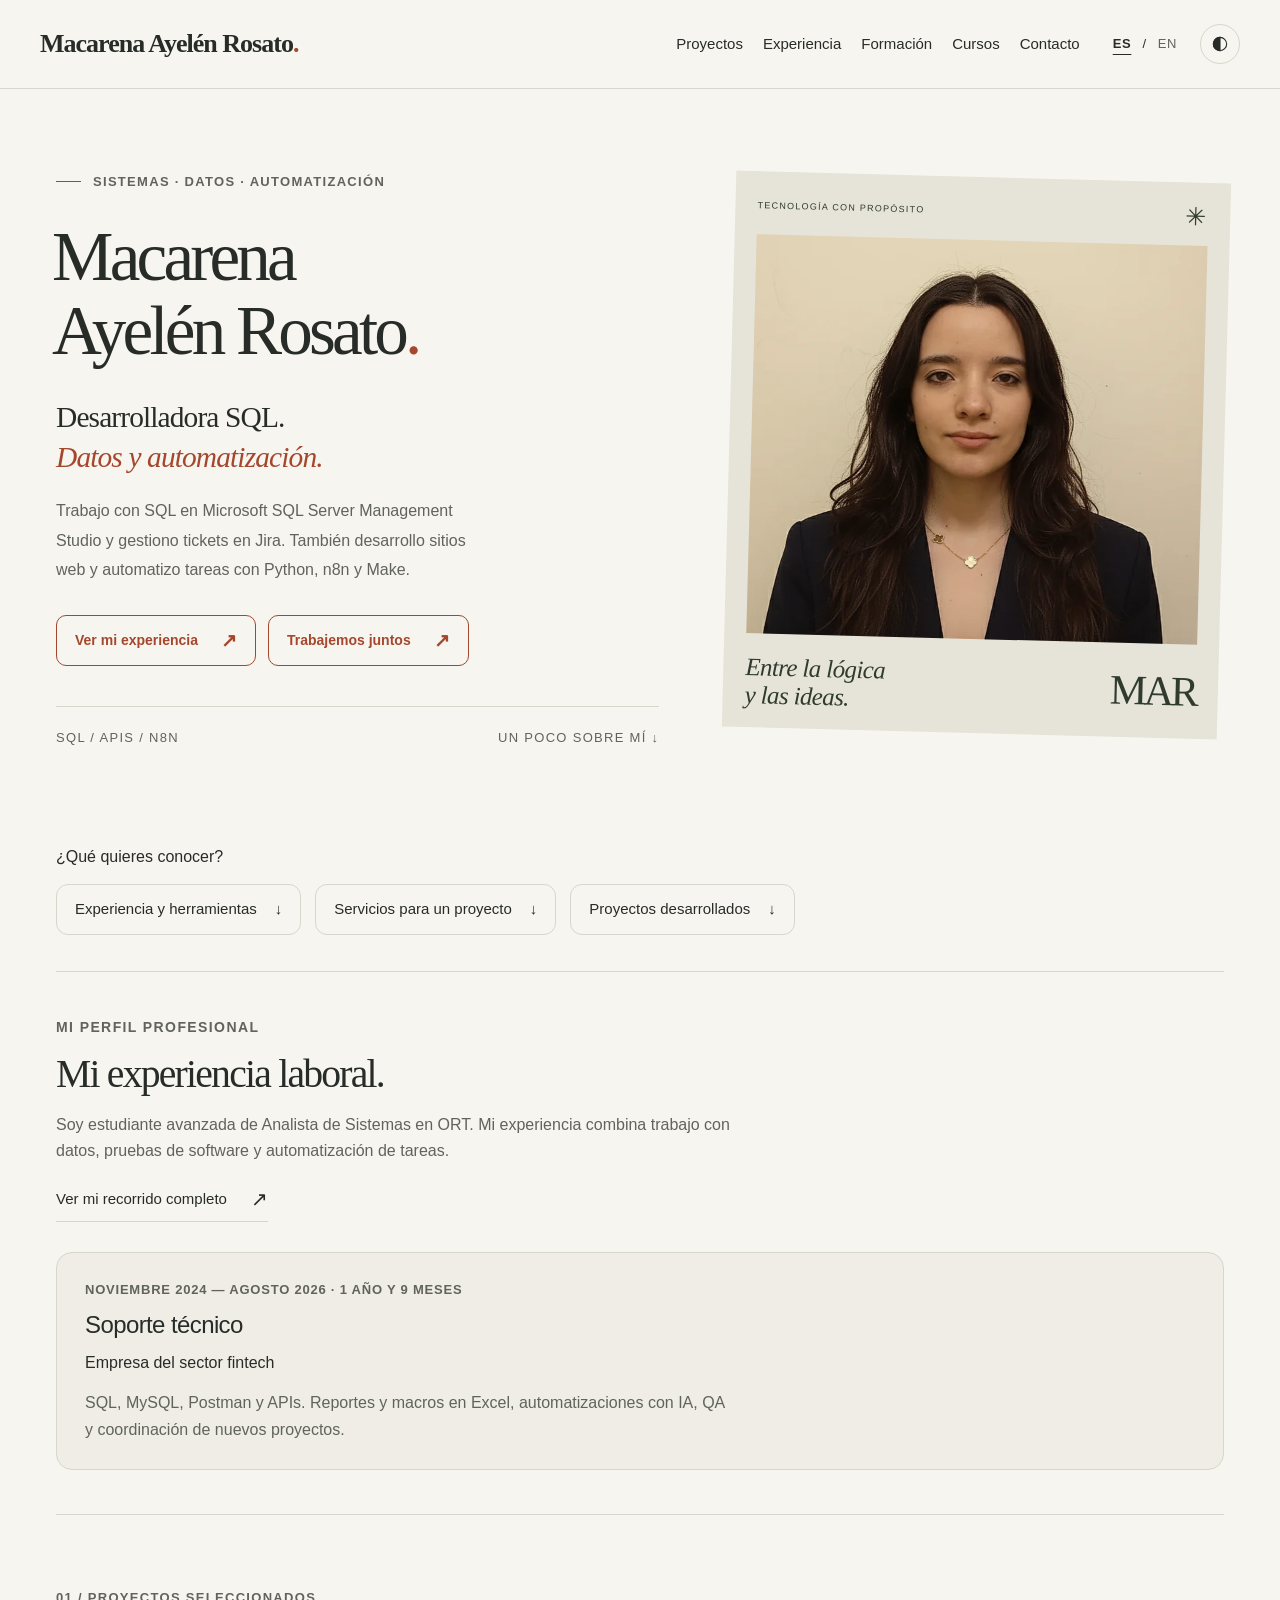
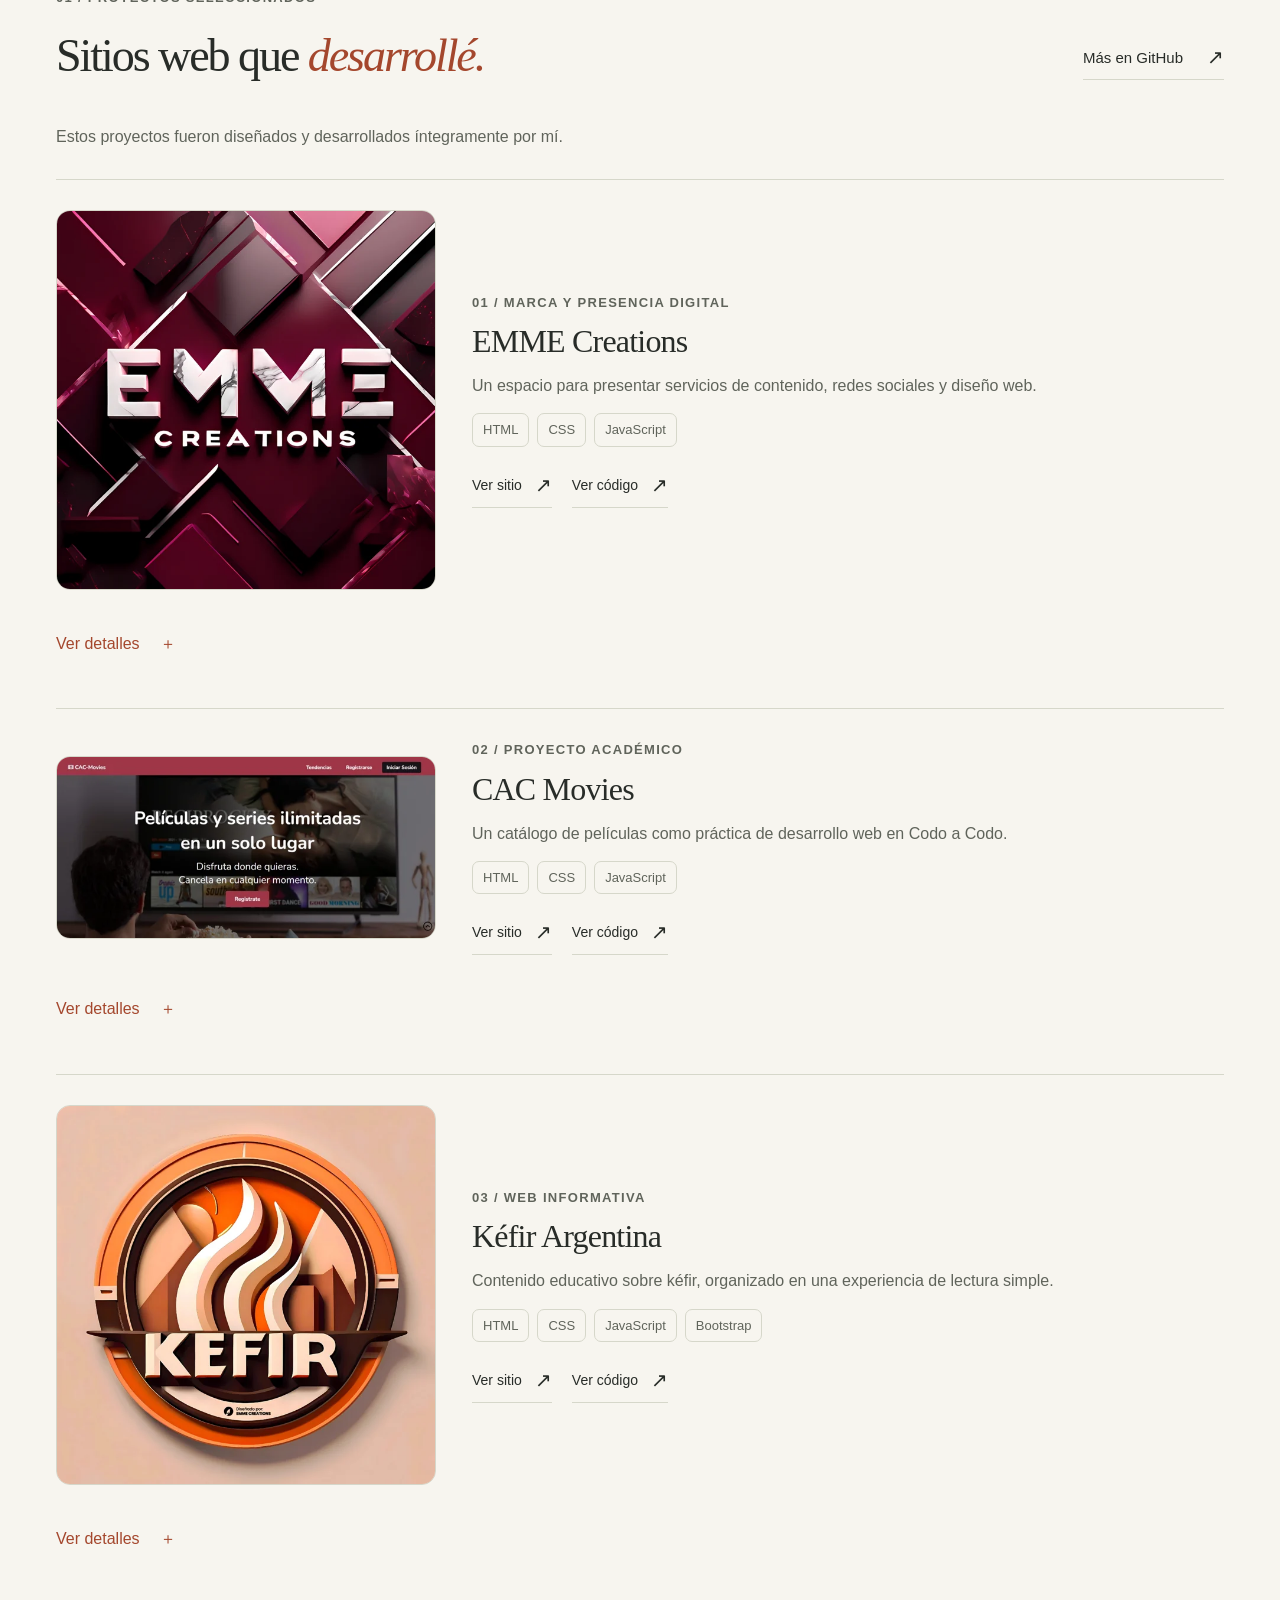
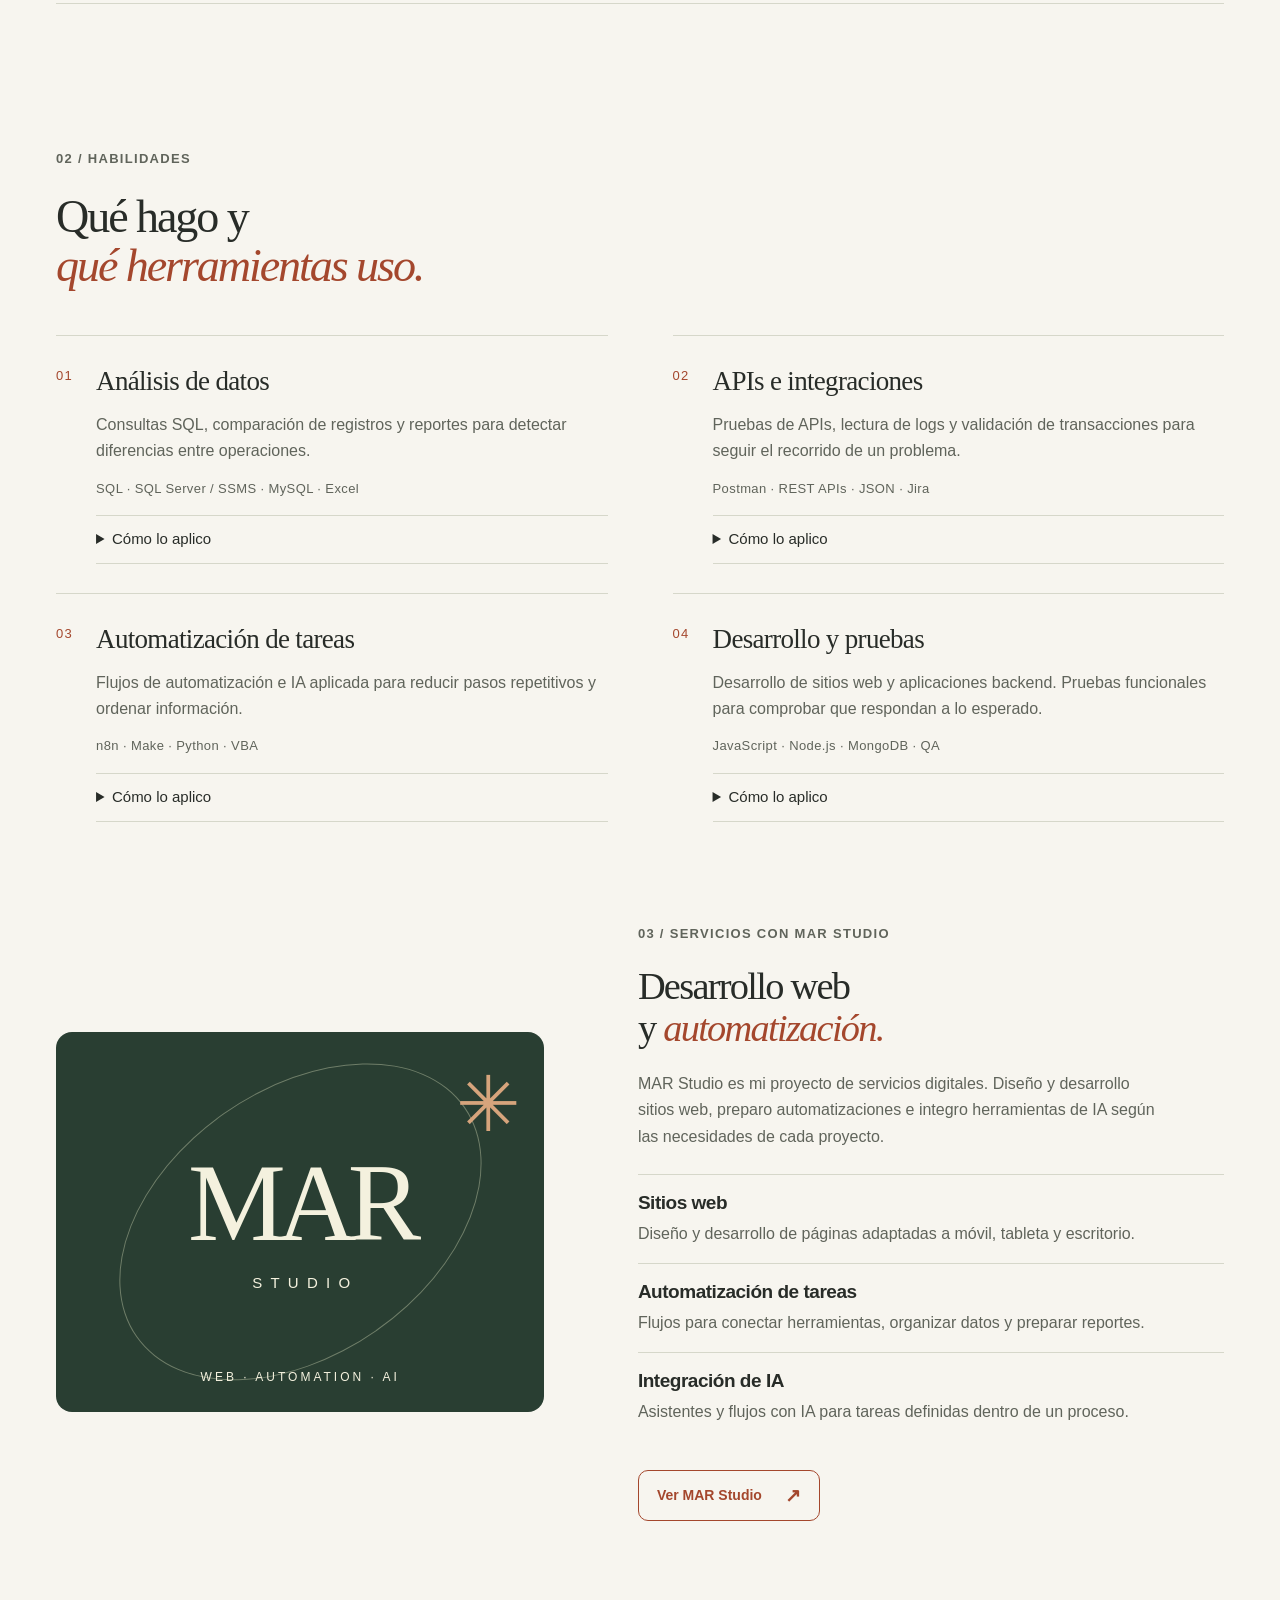
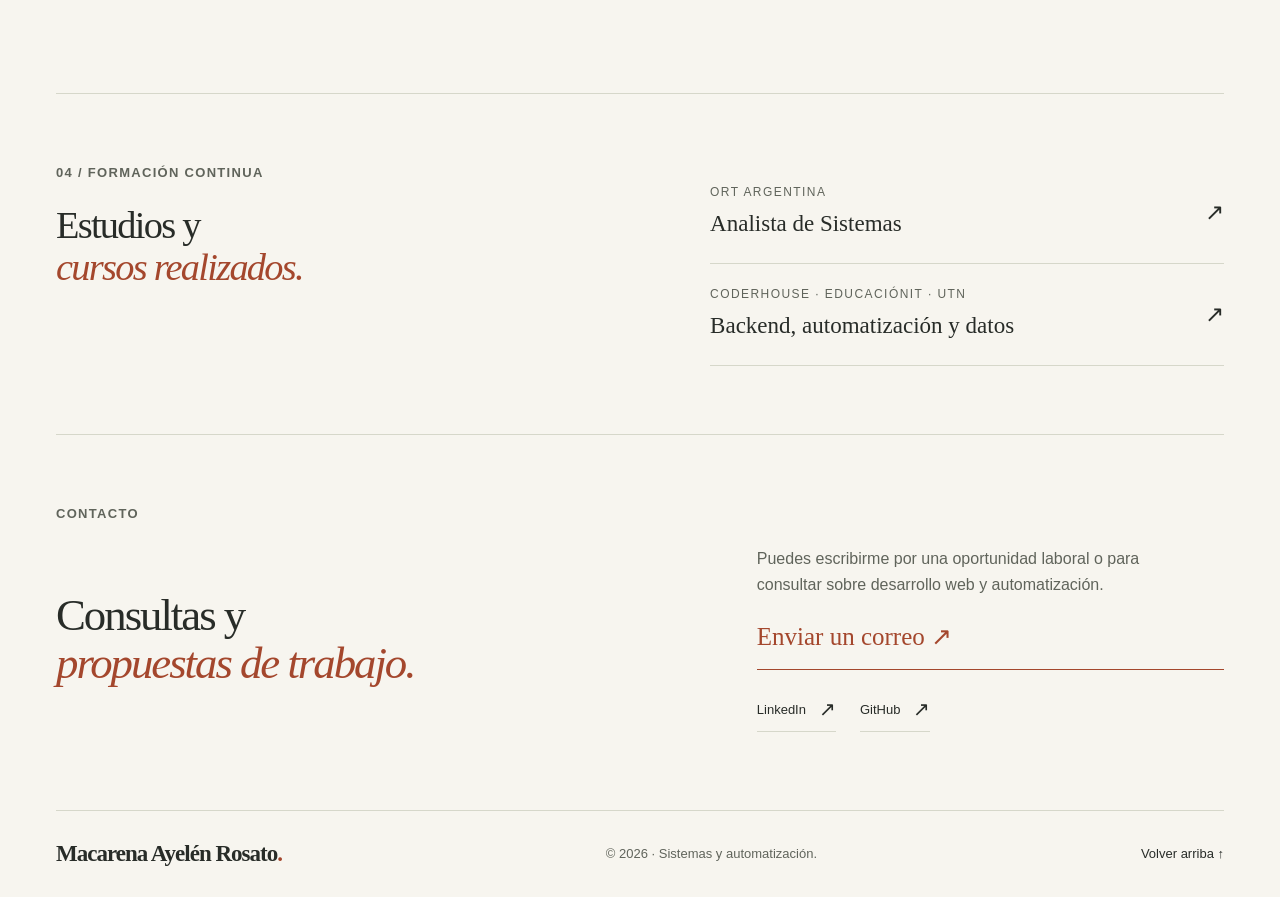
<file: index.html>
<!doctype html>
<html lang="es" data-theme="light">
<head>
<meta charset="utf-8"><meta name="viewport" content="width=device-width, initial-scale=1">
<title>Macarena Ayelén Rosato</title>
<meta name="description" content="Macarena Ayelén Rosato. Sistemas, datos y automatización. Proyectos web, experiencia técnica y servicios con MAR Studio.">
<meta name="color-scheme" content="light dark">

<meta property="og:title" content="Macarena Ayelén Rosato — Sistemas y automatización"><meta property="og:description" content="Macarena Ayelén Rosato. Sistemas, datos y automatización. Proyectos web, experiencia técnica y servicios con MAR Studio."><meta property="og:type" content="website">
<meta property="og:locale" content="es_AR">
<meta property="og:image" content="https://marosato.github.io/portfolio/img/Logo%20-%20MAR.png">
<link rel="alternate" hreflang="es" href="index.html"><link rel="alternate" hreflang="en" href="en/index.html"><link rel="alternate" hreflang="x-default" href="index.html">
<link rel="icon" href="img/Logo%20-%20MAR.png">
<link rel="stylesheet" href="main.css?v=20261124-name"><script src="script.js" defer></script>
</head><body>
<a class="skip-link" href="#main">Saltar al contenido</a>
<header class="site-header"><div class="header-inner">
<a class="brand" href="index.html" aria-label="Macarena Ayelén Rosato, inicio">Macarena Ayelén Rosato<span class="brand-dot">.</span></a>
<button class="menu-toggle" hidden type="button" aria-controls="navigation" aria-expanded="false">Menú <span aria-hidden="true">☰</span></button>
<nav id="navigation" aria-label="Navegación principal"><a href="index.html#projects">Proyectos</a><a href="work.html">Experiencia</a><a href="education.html">Formación</a><a href="courses.html">Cursos</a><a href="index.html#contact">Contacto</a></nav>
<div class="header-tools"><div class="languages" aria-label="Idioma"><a href="index.html" lang="es" hreflang="es" aria-current="true">ES</a><span aria-hidden="true">/</span><a href="en/index.html" lang="en" hreflang="en" >EN</a></div>
<button class="theme-toggle" hidden type="button" aria-label="Activar modo oscuro" aria-pressed="false"><svg viewBox="0 0 24 24" width="20" height="20" aria-hidden="true"><circle cx="12" cy="12" r="8"/><path d="M12 4a8 8 0 0 0 0 16Z"/></svg></button></div>
</div></header><main id="main"><section class="hero wrap" id="home"><div class="hero-copy"><p class="eyebrow"><span class="small-line"></span> Sistemas · Datos · Automatización</p><h1>Macarena<br><span>Ayelén Rosato<span class="accent">.</span></span></h1><p class="hero-statement">Desarrolladora SQL.<br><em>Datos y automatización.</em></p><p class="hero-description">Trabajo con SQL en Microsoft SQL Server Management Studio y gestiono tickets en Jira. También desarrollo sitios web y automatizo tareas con Python, n8n y Make.</p><div class="hero-actions"><a class="button" href="work.html">Ver mi experiencia <span aria-hidden="true">↗</span></a><a class="button" href="#contact">Trabajemos juntos <span aria-hidden="true">↗</span></a></div><div class="hero-footnote"><span>SQL / APIs / n8n</span><a href="#about">Un poco sobre mí <span aria-hidden="true">↓</span></a></div></div>
<figure class="portrait"><div class="portrait-top"><span>TECNOLOGÍA CON PROPÓSITO</span><span aria-hidden="true">✳</span></div><img src="assets/portrait.webp" srcset="assets/portrait-small.webp 480w, assets/portrait.webp 900w" sizes="(max-width: 760px) 90vw, 40vw" alt="Retrato de Macarena Ayelén Rosato" width="900" height="602" fetchpriority="high"><figcaption><span>Entre la lógica<br>y las ideas.</span><span class="portrait-signature">MAR</span></figcaption></figure></section>
<nav class="explore-paths wrap" aria-label="Explorar el perfil"><p>¿Qué quieres conocer?</p><a href="#experience">Experiencia y herramientas <span aria-hidden="true">↓</span></a><a href="#mar-studio">Servicios para un proyecto <span aria-hidden="true">↓</span></a><a href="#projects">Proyectos desarrollados <span aria-hidden="true">↓</span></a></nav>
<section class="about profile-overview wrap" id="about"><span id="experience" class="anchor-alias"></span><div><p class="eyebrow">Mi perfil profesional</p><h2>Mi experiencia laboral.</h2><p>Soy estudiante avanzada de Analista de Sistemas en ORT. Mi experiencia combina trabajo con datos, pruebas de software y automatización de tareas.</p><a class="text-link" href="work.html">Ver mi recorrido completo <span aria-hidden="true">↗</span></a></div><div class="profile-roles"><article><p class="eyebrow">Noviembre 2024 — Agosto 2026 · 1 año y 9 meses</p><h3>Soporte técnico</h3>Empresa del sector fintech<p>SQL, MySQL, Postman y APIs. Reportes y macros en Excel, automatizaciones con IA, QA y coordinación de nuevos proyectos.</p></article></div></section>
<section class="projects wrap section" id="projects"><span id="portfolio" class="anchor-alias"></span><div class="section-heading"><div><p class="eyebrow">01 / Proyectos seleccionados</p><h2>Sitios web que <em>desarrollé.</em></h2></div><a class="text-link" href="https://github.com/marosato" target="_blank" rel="noopener noreferrer">Más en GitHub <span aria-hidden="true">↗</span></a></div><p class="projects-note">Estos proyectos fueron diseñados y desarrollados íntegramente por mí.</p><div class="project-grid"><article class="project-case"><div class="case-overview"><a class="case-preview project-logo emme" href="#project-1" data-project-link aria-label="Ver detalles de EMME Creations"><img src="assets/emme.webp" alt="Portada de EMME Creations" width="640" height="640" loading="lazy"></a><div class="case-copy"><p class="eyebrow">01 / Marca y presencia digital</p><h3>EMME Creations</h3><p>Un espacio para presentar servicios de contenido, redes sociales y diseño web.</p><ul class="tags"><li>HTML</li><li>CSS</li><li>JavaScript</li></ul><div class="project-links"><a class="text-link" href="https://emmecreations.netlify.app/" target="_blank" rel="noopener noreferrer">Ver sitio <span aria-hidden="true">↗</span></a><a class="text-link" href="https://github.com/marosato/EMME-Creations" target="_blank" rel="noopener noreferrer">Ver código <span aria-hidden="true">↗</span></a></div></div></div><details class="case-details" id="project-1"><summary>Ver detalles<span aria-hidden="true">＋</span></summary><div class="case-expanded"><p>Presentación de la marca, secciones de servicios y acceso a planes desde la navegación principal.</p></div></details></article><article class="project-case"><div class="case-overview"><a class="case-preview project-logo movies" href="#project-2" data-project-link aria-label="Ver detalles de CAC Movies"><img src="assets/movies.webp" alt="Portada de CAC Movies" width="640" height="640" loading="lazy"></a><div class="case-copy"><p class="eyebrow">02 / Proyecto académico</p><h3>CAC Movies</h3><p>Un catálogo de películas como práctica de desarrollo web en Codo a Codo.</p><ul class="tags"><li>HTML</li><li>CSS</li><li>JavaScript</li></ul><div class="project-links"><a class="text-link" href="https://marosato.github.io/CAC-Movies/" target="_blank" rel="noopener noreferrer">Ver sitio <span aria-hidden="true">↗</span></a><a class="text-link" href="https://github.com/marosato/CAC-Movies" target="_blank" rel="noopener noreferrer">Ver código <span aria-hidden="true">↗</span></a></div></div></div><details class="case-details" id="project-2"><summary>Ver detalles<span aria-hidden="true">＋</span></summary><div class="case-expanded"><p>Catálogo visual de películas, navegación por páginas y una sección de títulos destacados. Proyecto realizado como práctica académica.</p></div></details></article><article class="project-case"><div class="case-overview"><a class="case-preview project-logo kefir" href="#project-3" data-project-link aria-label="Ver detalles de Kéfir Argentina"><img src="assets/kefir.webp" alt="Portada de Kéfir Argentina" width="640" height="640" loading="lazy"></a><div class="case-copy"><p class="eyebrow">03 / Web informativa</p><h3>Kéfir Argentina</h3><p>Contenido educativo sobre kéfir, organizado en una experiencia de lectura simple.</p><ul class="tags"><li>HTML</li><li>CSS</li><li>JavaScript</li><li>Bootstrap</li></ul><div class="project-links"><a class="text-link" href="https://kefir-argentina.vercel.app/" target="_blank" rel="noopener noreferrer">Ver sitio <span aria-hidden="true">↗</span></a><a class="text-link" href="https://github.com/marosato/KEFIR-ARGENTINA" target="_blank" rel="noopener noreferrer">Ver código <span aria-hidden="true">↗</span></a></div></div></div><details class="case-details" id="project-3"><summary>Ver detalles<span aria-hidden="true">＋</span></summary><div class="case-expanded"><p>Contenido organizado por temas, navegación por secciones y preguntas frecuentes desplegables.</p></div></details></article></div></section>
<section class="wrap section" id="skills"><span id="tech-stack" class="anchor-alias"></span><div class="section-heading"><div><p class="eyebrow">02 / Habilidades</p><h2>Qué hago y<br><em>qué herramientas uso.</em></h2></div></div><div class="capabilities"><article class="capability"><span class="item-number">01</span><div><h3>Análisis de datos</h3><p>Consultas SQL, comparación de registros y reportes para detectar diferencias entre operaciones.</p><p class="tool-line">SQL · SQL Server / SSMS · MySQL · Excel</p><details class="skill-detail"><summary>Cómo lo aplico</summary><p>En mi puesto anterior utilicé SQL, MySQL y Excel para revisar datos y preparar reportes.</p><a class="text-link" href="work.html#job-2">Ver experiencia <span aria-hidden="true">↗</span></a></details></div></article><article class="capability"><span class="item-number">02</span><div><h3>APIs e integraciones</h3><p>Pruebas de APIs, lectura de logs y validación de transacciones para seguir el recorrido de un problema.</p><p class="tool-line">Postman · REST APIs · JSON · Jira</p><details class="skill-detail"><summary>Cómo lo aplico</summary><p>En mi puesto anterior probé APIs con Postman y realicé tareas de QA para comprobar el funcionamiento de las integraciones.</p><a class="text-link" href="work.html#job-2">Ver tareas del puesto anterior <span aria-hidden="true">↗</span></a></details></div></article><article class="capability"><span class="item-number">03</span><div><h3>Automatización de tareas</h3><p>Flujos de automatización e IA aplicada para reducir pasos repetitivos y ordenar información.</p><p class="tool-line">n8n · Make · Python · VBA</p><details class="skill-detail"><summary>Cómo lo aplico</summary><p>En mi puesto anterior preparé reportes, macros y automatizaciones en Excel y trabajé con automatizaciones de IA. Mi formación también incluye n8n y Make.</p><a class="text-link" href="courses.html">Ver formación en automatización <span aria-hidden="true">↗</span></a></details></div></article><article class="capability"><span class="item-number">04</span><div><h3>Desarrollo y pruebas</h3><p>Desarrollo de sitios web y aplicaciones backend. Pruebas funcionales para comprobar que respondan a lo esperado.</p><p class="tool-line">JavaScript · Node.js · MongoDB · QA</p><details class="skill-detail"><summary>Cómo lo aplico</summary><p>En los proyectos puedes consultar los sitios publicados, mi aporte y los repositorios de código.</p><a class="text-link" href="index.html#projects">Explorar proyectos <span aria-hidden="true">↗</span></a></details></div></article></div></section>
<section class="studio wrap" id="mar-studio"><div class="studio-art" aria-hidden="true"><span class="studio-orbit"></span><span class="studio-word">MAR<span>STUDIO</span></span><span class="studio-star">✳</span><span class="studio-art-note">WEB · AUTOMATION · AI</span></div><div class="studio-copy"><p class="eyebrow">03 / Servicios con MAR Studio</p><h2>Desarrollo web<br>y <em>automatización.</em></h2><p>MAR Studio es mi proyecto de servicios digitales. Diseño y desarrollo sitios web, preparo automatizaciones e integro herramientas de IA según las necesidades de cada proyecto.</p><ul class="service-deliverables"><li><h3>Sitios web</h3><p>Diseño y desarrollo de páginas adaptadas a móvil, tableta y escritorio.</p></li><li><h3>Automatización de tareas</h3><p>Flujos para conectar herramientas, organizar datos y preparar reportes.</p></li><li><h3>Integración de IA</h3><p>Asistentes y flujos con IA para tareas definidas dentro de un proceso.</p></li></ul><a class="button studio-button" href="https://marosato.github.io/MAR-Studio/" target="_blank" rel="noopener noreferrer">Ver MAR Studio <span aria-hidden="true">↗</span></a></div></section>
<section class="learning wrap" id="certifications"><div><p class="eyebrow">04 / Formación continua</p><h2>Estudios y<br><em>cursos realizados.</em></h2></div><div><a class="learning-row" href="education.html"><span><small>ORT ARGENTINA</small>Analista de Sistemas</span><span aria-hidden="true">↗</span></a><a class="learning-row" href="courses.html"><span><small>CODERHOUSE · EDUCACIÓNIT · UTN</small>Backend, automatización y datos</span><span aria-hidden="true">↗</span></a></div></section><section class="contact wrap" id="contact"><p class="eyebrow">Contacto</p><div class="contact-grid"><h2>Consultas y<br><em>propuestas de trabajo.</em></h2><div><p>Puedes escribirme por una oportunidad laboral o para consultar sobre desarrollo web y automatización.</p><a class="contact-mail" href="mailto:rosatomacarena@outlook.com">Enviar un correo <span aria-hidden="true">↗</span></a><div class="social-links"><a class="text-link" href="https://www.linkedin.com/in/macarena-ayelen-rosato/" target="_blank" rel="noopener noreferrer">LinkedIn <span aria-hidden="true">↗</span></a><a class="text-link" href="https://github.com/marosato" target="_blank" rel="noopener noreferrer">GitHub <span aria-hidden="true">↗</span></a></div></div></div></section></main><footer class="site-footer wrap"><a class="brand" href="index.html">Macarena Ayelén Rosato<span class="brand-dot">.</span></a><p>© 2026 · Sistemas y automatización.</p><a href="#main">Volver arriba <span aria-hidden="true">↑</span></a></footer></body></html>
</file>
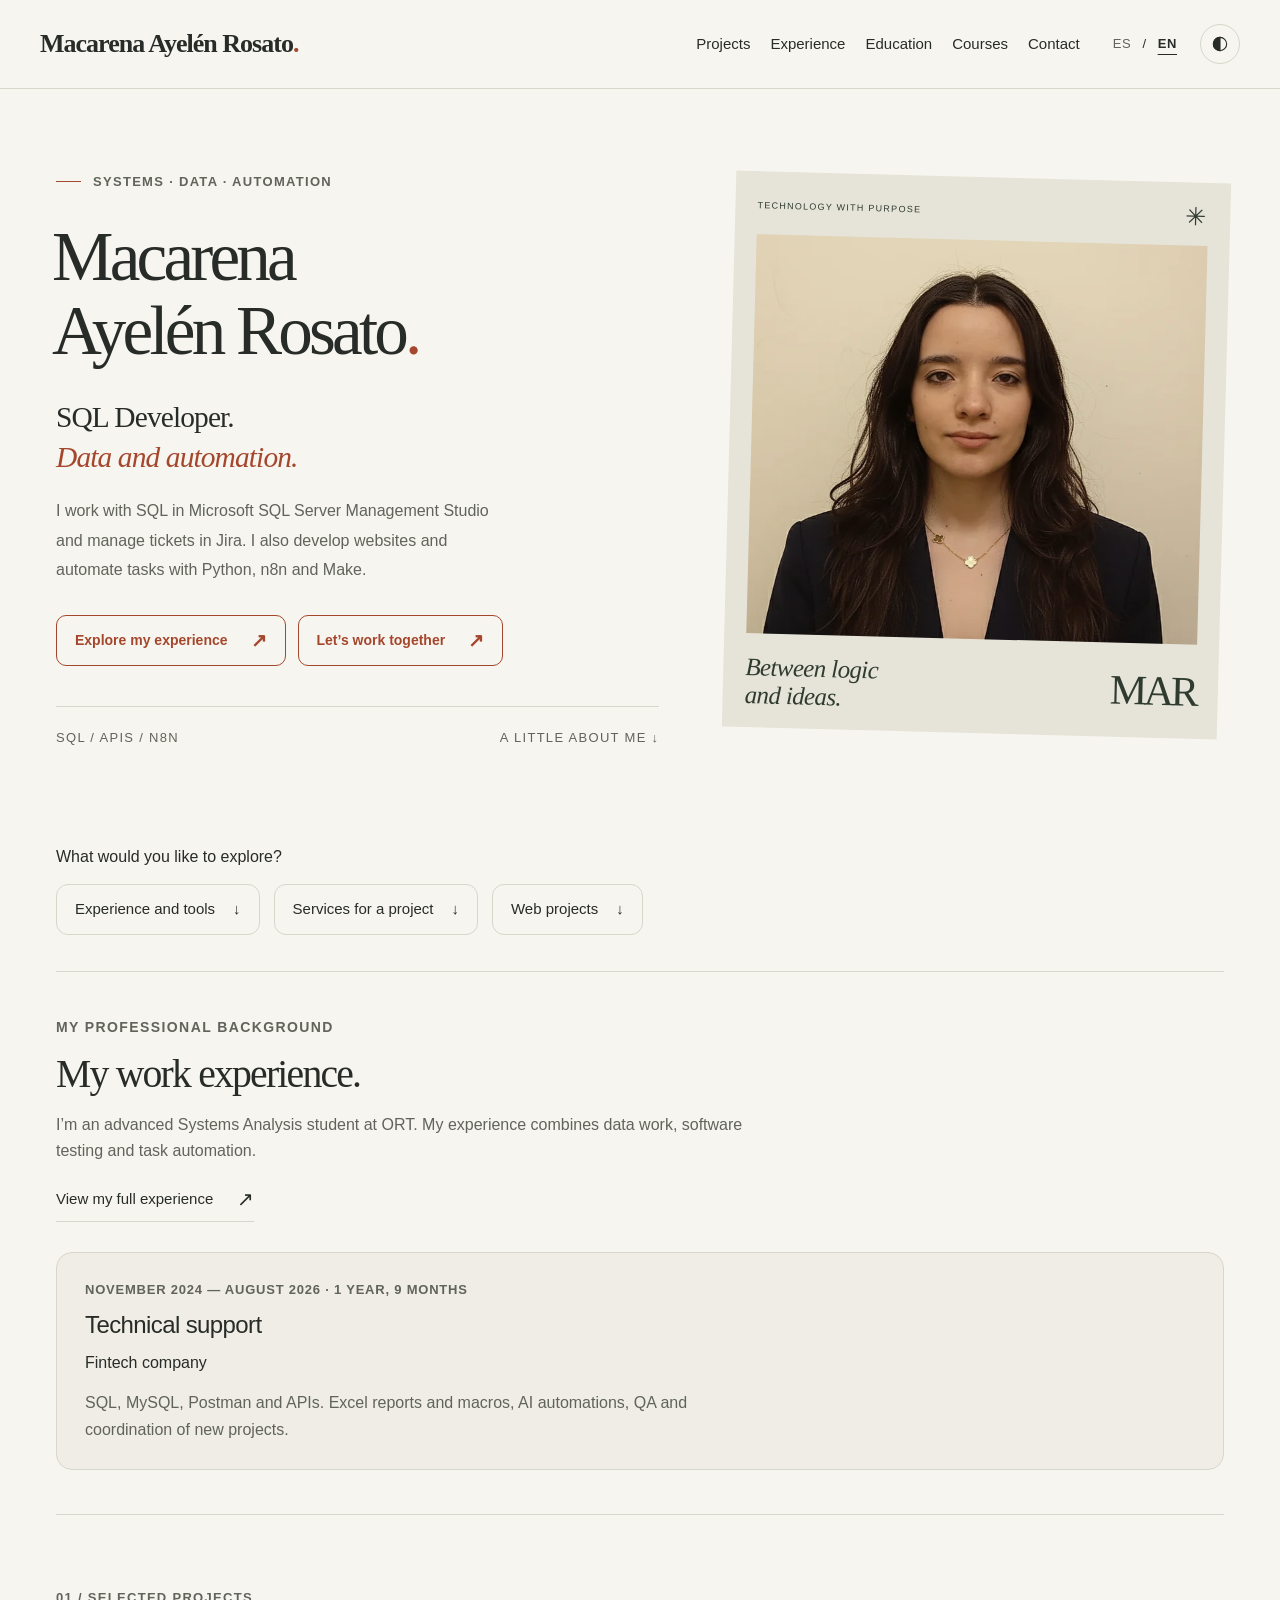
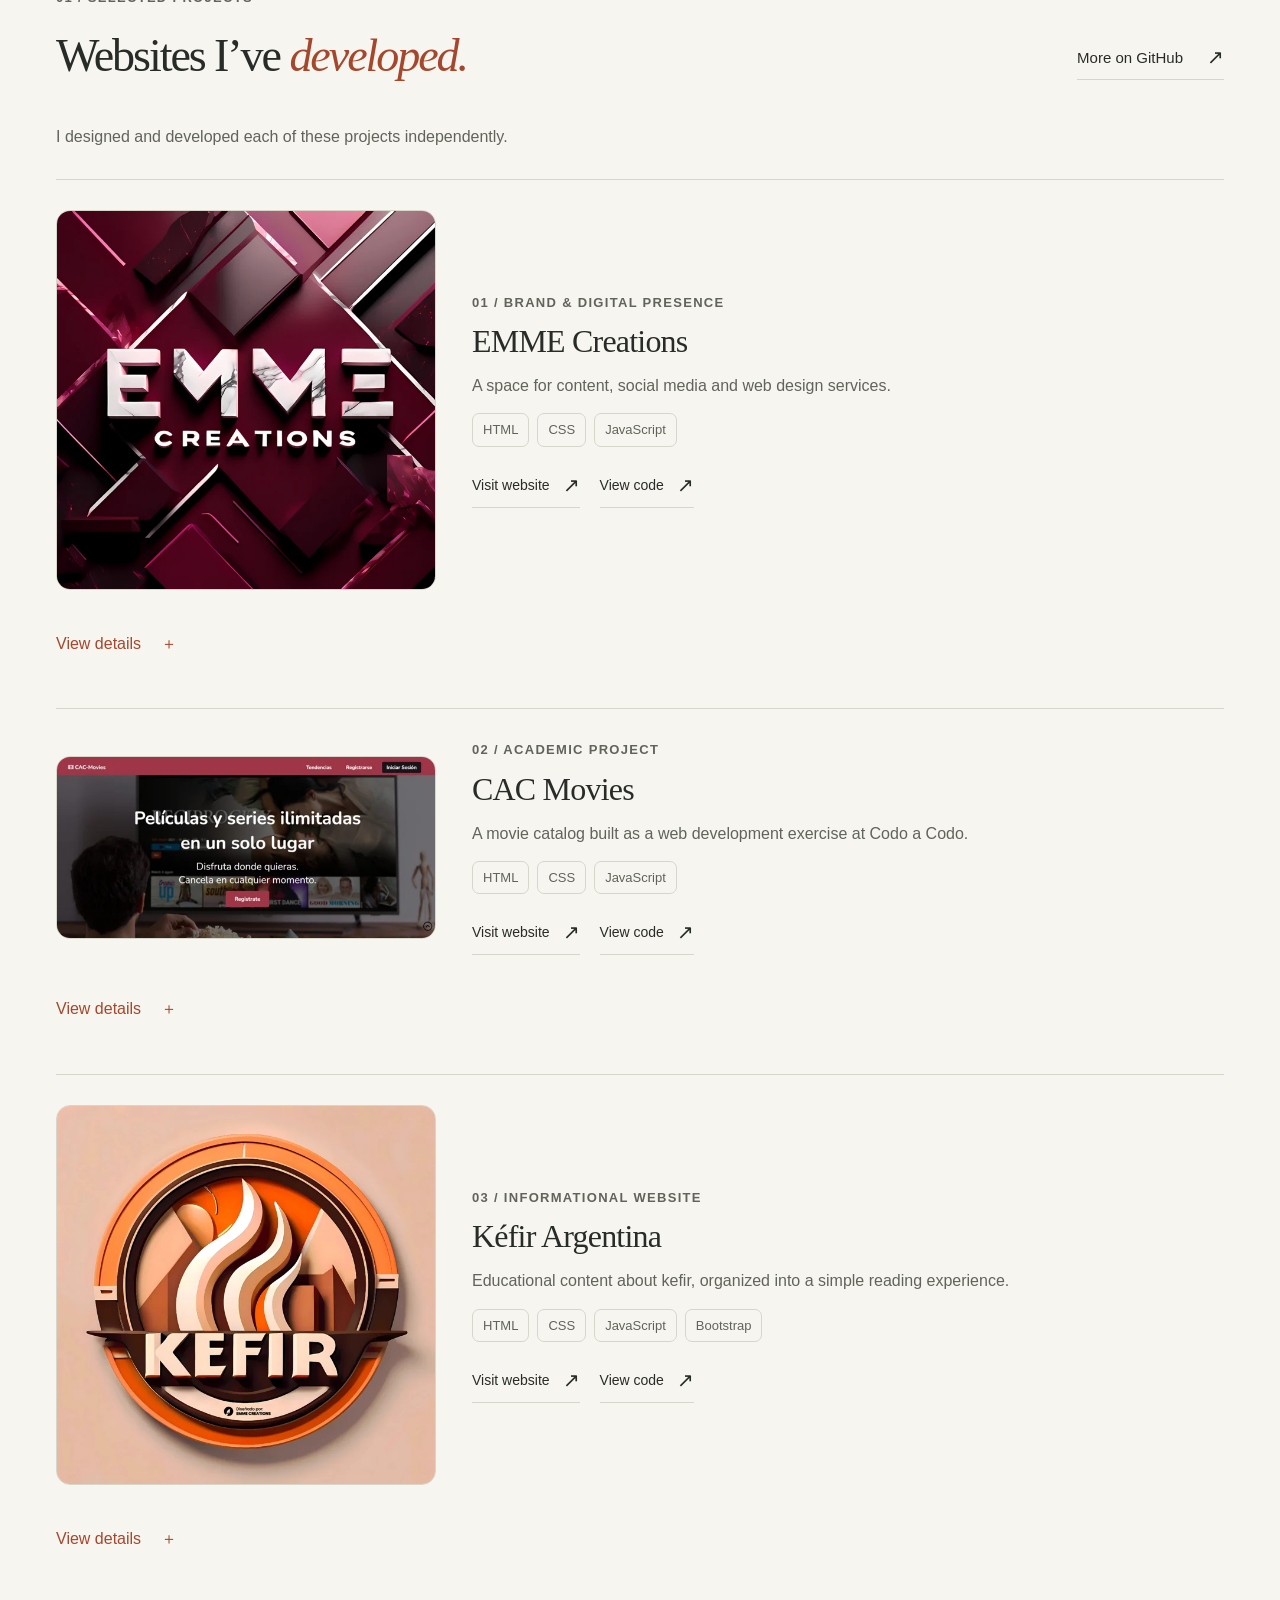
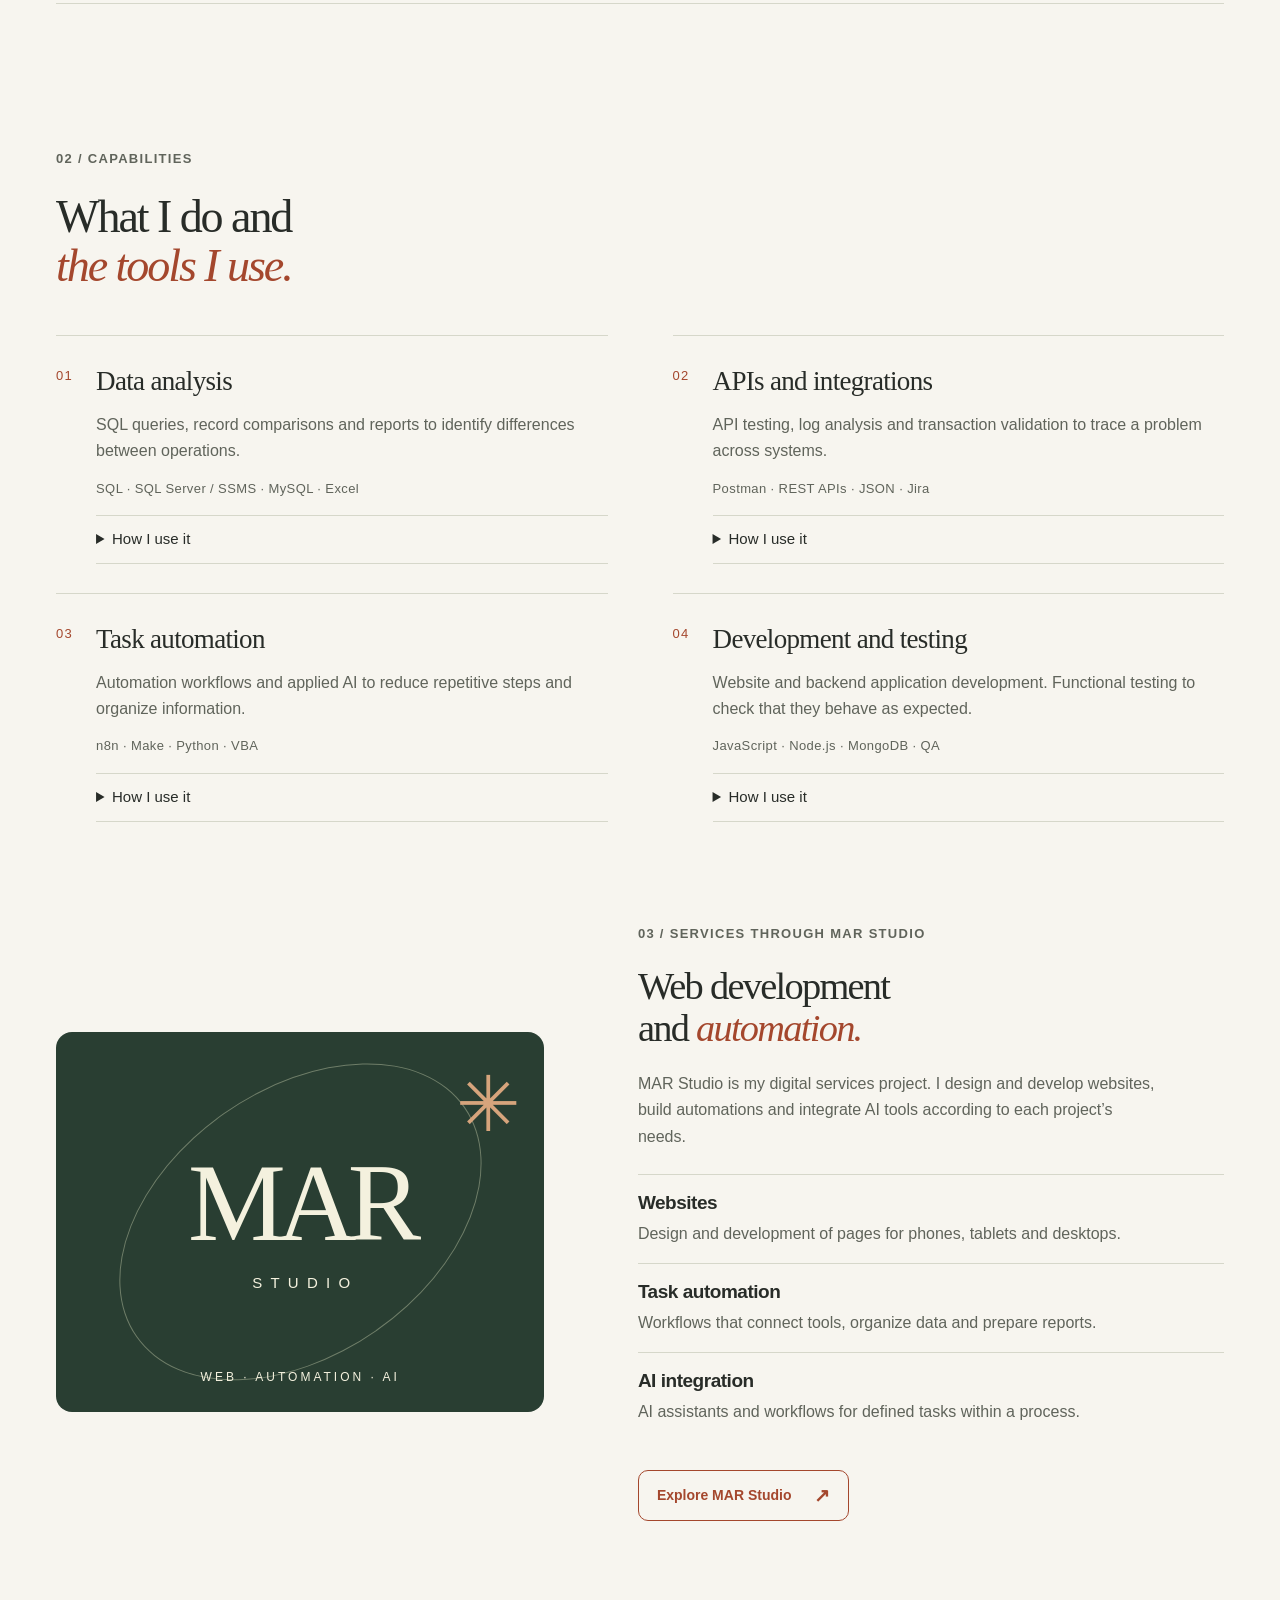
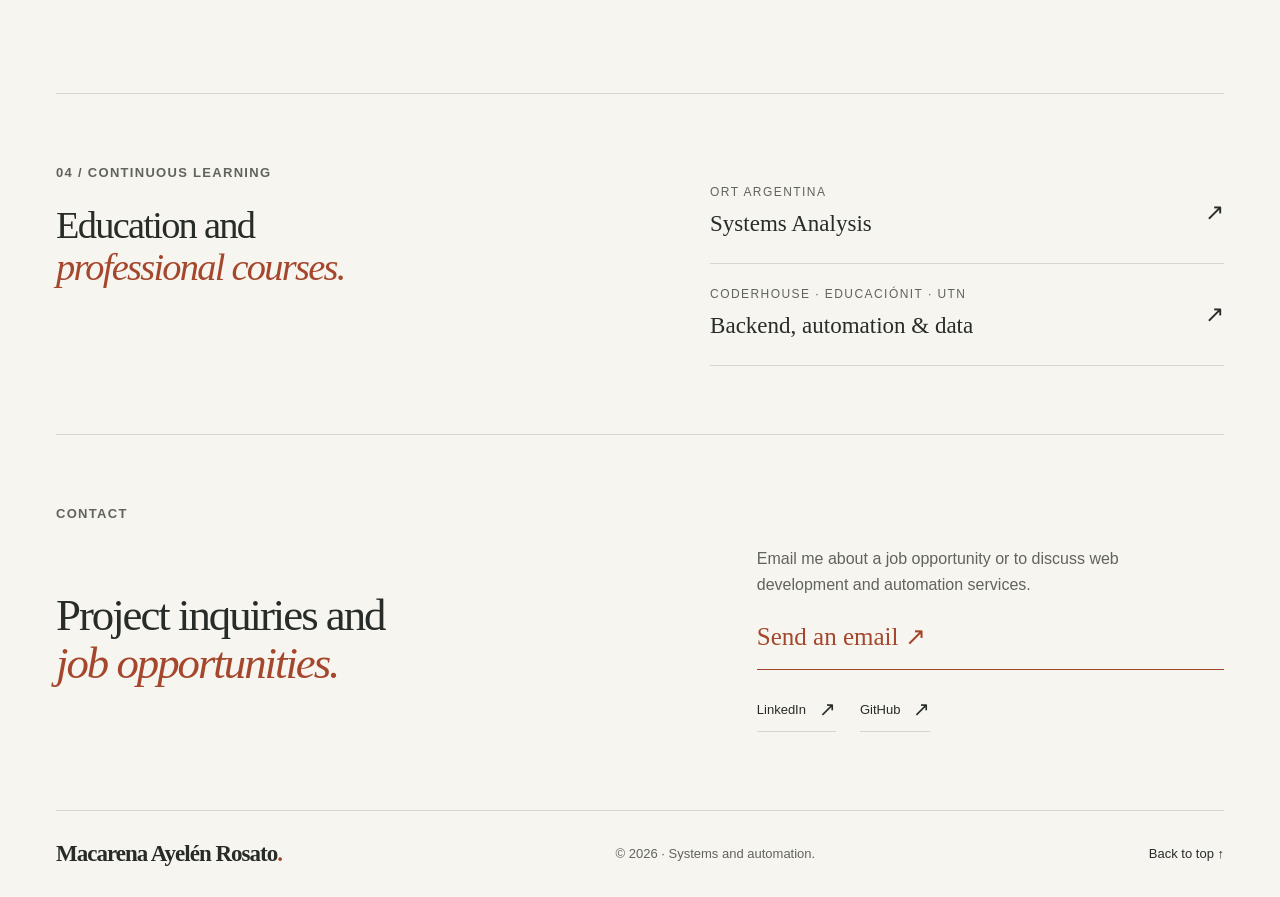
<file: en/index.html>
<!doctype html>
<html lang="en" data-theme="light">
<head>
<meta charset="utf-8"><meta name="viewport" content="width=device-width, initial-scale=1">
<title>Macarena Ayelén Rosato</title>
<meta name="description" content="Macarena Ayelén Rosato. Systems, data and automation. Web projects, technical experience and services through MAR Studio.">
<meta name="color-scheme" content="light dark">

<meta property="og:title" content="Macarena Ayelén Rosato — Systems & automation"><meta property="og:description" content="Macarena Ayelén Rosato. Systems, data and automation. Web projects, technical experience and services through MAR Studio."><meta property="og:type" content="website">
<meta property="og:locale" content="en_US">
<meta property="og:image" content="https://marosato.github.io/portfolio/img/Logo%20-%20MAR.png">
<link rel="alternate" hreflang="es" href="../index.html"><link rel="alternate" hreflang="en" href="index.html"><link rel="alternate" hreflang="x-default" href="../index.html">
<link rel="icon" href="../img/Logo%20-%20MAR.png">
<link rel="stylesheet" href="../main.css?v=20261124-name"><script src="../script.js" defer></script>
</head><body>
<a class="skip-link" href="#main">Skip to content</a>
<header class="site-header"><div class="header-inner">
<a class="brand" href="index.html" aria-label="Macarena Ayelén Rosato, home">Macarena Ayelén Rosato<span class="brand-dot">.</span></a>
<button class="menu-toggle" hidden type="button" aria-controls="navigation" aria-expanded="false">Menu <span aria-hidden="true">☰</span></button>
<nav id="navigation" aria-label="Main navigation"><a href="index.html#projects">Projects</a><a href="work.html">Experience</a><a href="education.html">Education</a><a href="courses.html">Courses</a><a href="index.html#contact">Contact</a></nav>
<div class="header-tools"><div class="languages" aria-label="Language"><a href="../index.html" lang="es" hreflang="es" >ES</a><span aria-hidden="true">/</span><a href="index.html" lang="en" hreflang="en" aria-current="true">EN</a></div>
<button class="theme-toggle" hidden type="button" aria-label="Switch to dark mode" aria-pressed="false"><svg viewBox="0 0 24 24" width="20" height="20" aria-hidden="true"><circle cx="12" cy="12" r="8"/><path d="M12 4a8 8 0 0 0 0 16Z"/></svg></button></div>
</div></header><main id="main"><section class="hero wrap" id="home"><div class="hero-copy"><p class="eyebrow"><span class="small-line"></span> Systems · Data · Automation</p><h1>Macarena<br><span>Ayelén Rosato<span class="accent">.</span></span></h1><p class="hero-statement">SQL Developer.<br><em>Data and automation.</em></p><p class="hero-description">I work with SQL in Microsoft SQL Server Management Studio and manage tickets in Jira. I also develop websites and automate tasks with Python, n8n and Make.</p><div class="hero-actions"><a class="button" href="work.html">Explore my experience <span aria-hidden="true">↗</span></a><a class="button" href="#contact">Let’s work together <span aria-hidden="true">↗</span></a></div><div class="hero-footnote"><span>SQL / APIs / n8n</span><a href="#about">A little about me <span aria-hidden="true">↓</span></a></div></div>
<figure class="portrait"><div class="portrait-top"><span>TECHNOLOGY WITH PURPOSE</span><span aria-hidden="true">✳</span></div><img src="../assets/portrait.webp" srcset="../assets/portrait-small.webp 480w, ../assets/portrait.webp 900w" sizes="(max-width: 760px) 90vw, 40vw" alt="Portrait of Macarena Ayelén Rosato" width="900" height="602" fetchpriority="high"><figcaption><span>Between logic<br>and ideas.</span><span class="portrait-signature">MAR</span></figcaption></figure></section>
<nav class="explore-paths wrap" aria-label="Explore the portfolio"><p>What would you like to explore?</p><a href="#experience">Experience and tools <span aria-hidden="true">↓</span></a><a href="#mar-studio">Services for a project <span aria-hidden="true">↓</span></a><a href="#projects">Web projects <span aria-hidden="true">↓</span></a></nav>
<section class="about profile-overview wrap" id="about"><span id="experience" class="anchor-alias"></span><div><p class="eyebrow">My professional background</p><h2>My work experience.</h2><p>I’m an advanced Systems Analysis student at ORT. My experience combines data work, software testing and task automation.</p><a class="text-link" href="work.html">View my full experience <span aria-hidden="true">↗</span></a></div><div class="profile-roles"><article><p class="eyebrow">November 2024 — August 2026 · 1 year, 9 months</p><h3>Technical support</h3>Fintech company<p>SQL, MySQL, Postman and APIs. Excel reports and macros, AI automations, QA and coordination of new projects.</p></article></div></section>
<section class="projects wrap section" id="projects"><span id="portfolio" class="anchor-alias"></span><div class="section-heading"><div><p class="eyebrow">01 / Selected projects</p><h2>Websites I’ve <em>developed.</em></h2></div><a class="text-link" href="https://github.com/marosato" target="_blank" rel="noopener noreferrer">More on GitHub <span aria-hidden="true">↗</span></a></div><p class="projects-note">I designed and developed each of these projects independently.</p><div class="project-grid"><article class="project-case"><div class="case-overview"><a class="case-preview project-logo emme" href="#project-1" data-project-link aria-label="View details for EMME Creations"><img src="../assets/emme.webp" alt="Cover for EMME Creations" width="640" height="640" loading="lazy"></a><div class="case-copy"><p class="eyebrow">01 / Brand & digital presence</p><h3>EMME Creations</h3><p>A space for content, social media and web design services.</p><ul class="tags"><li>HTML</li><li>CSS</li><li>JavaScript</li></ul><div class="project-links"><a class="text-link" href="https://emmecreations.netlify.app/" target="_blank" rel="noopener noreferrer">Visit website <span aria-hidden="true">↗</span></a><a class="text-link" href="https://github.com/marosato/EMME-Creations" target="_blank" rel="noopener noreferrer">View code <span aria-hidden="true">↗</span></a></div></div></div><details class="case-details" id="project-1"><summary>View details<span aria-hidden="true">＋</span></summary><div class="case-expanded"><p>Brand introduction, service sections and access to plans from the main navigation.</p></div></details></article><article class="project-case"><div class="case-overview"><a class="case-preview project-logo movies" href="#project-2" data-project-link aria-label="View details for CAC Movies"><img src="../assets/movies.webp" alt="Cover for CAC Movies" width="640" height="640" loading="lazy"></a><div class="case-copy"><p class="eyebrow">02 / Academic project</p><h3>CAC Movies</h3><p>A movie catalog built as a web development exercise at Codo a Codo.</p><ul class="tags"><li>HTML</li><li>CSS</li><li>JavaScript</li></ul><div class="project-links"><a class="text-link" href="https://marosato.github.io/CAC-Movies/" target="_blank" rel="noopener noreferrer">Visit website <span aria-hidden="true">↗</span></a><a class="text-link" href="https://github.com/marosato/CAC-Movies" target="_blank" rel="noopener noreferrer">View code <span aria-hidden="true">↗</span></a></div></div></div><details class="case-details" id="project-2"><summary>View details<span aria-hidden="true">＋</span></summary><div class="case-expanded"><p>A visual movie catalog, page navigation and a featured titles section. Built as an academic exercise.</p></div></details></article><article class="project-case"><div class="case-overview"><a class="case-preview project-logo kefir" href="#project-3" data-project-link aria-label="View details for Kéfir Argentina"><img src="../assets/kefir.webp" alt="Cover for Kéfir Argentina" width="640" height="640" loading="lazy"></a><div class="case-copy"><p class="eyebrow">03 / Informational website</p><h3>Kéfir Argentina</h3><p>Educational content about kefir, organized into a simple reading experience.</p><ul class="tags"><li>HTML</li><li>CSS</li><li>JavaScript</li><li>Bootstrap</li></ul><div class="project-links"><a class="text-link" href="https://kefir-argentina.vercel.app/" target="_blank" rel="noopener noreferrer">Visit website <span aria-hidden="true">↗</span></a><a class="text-link" href="https://github.com/marosato/KEFIR-ARGENTINA" target="_blank" rel="noopener noreferrer">View code <span aria-hidden="true">↗</span></a></div></div></div><details class="case-details" id="project-3"><summary>View details<span aria-hidden="true">＋</span></summary><div class="case-expanded"><p>Content organized by topic, section navigation and expandable frequently asked questions.</p></div></details></article></div></section>
<section class="wrap section" id="skills"><span id="tech-stack" class="anchor-alias"></span><div class="section-heading"><div><p class="eyebrow">02 / Capabilities</p><h2>What I do and<br><em>the tools I use.</em></h2></div></div><div class="capabilities"><article class="capability"><span class="item-number">01</span><div><h3>Data analysis</h3><p>SQL queries, record comparisons and reports to identify differences between operations.</p><p class="tool-line">SQL · SQL Server / SSMS · MySQL · Excel</p><details class="skill-detail"><summary>How I use it</summary><p>In my previous role, I used SQL, MySQL and Excel to review data and prepare reports.</p><a class="text-link" href="work.html#job-2">View experience <span aria-hidden="true">↗</span></a></details></div></article><article class="capability"><span class="item-number">02</span><div><h3>APIs and integrations</h3><p>API testing, log analysis and transaction validation to trace a problem across systems.</p><p class="tool-line">Postman · REST APIs · JSON · Jira</p><details class="skill-detail"><summary>How I use it</summary><p>In my previous role, I tested APIs with Postman and performed QA checks on integrations.</p><a class="text-link" href="work.html#job-2">View previous responsibilities <span aria-hidden="true">↗</span></a></details></div></article><article class="capability"><span class="item-number">03</span><div><h3>Task automation</h3><p>Automation workflows and applied AI to reduce repetitive steps and organize information.</p><p class="tool-line">n8n · Make · Python · VBA</p><details class="skill-detail"><summary>How I use it</summary><p>In my previous role, I prepared Excel reports, macros and automations, and worked with AI automation. My training also includes n8n and Make.</p><a class="text-link" href="courses.html">View automation training <span aria-hidden="true">↗</span></a></details></div></article><article class="capability"><span class="item-number">04</span><div><h3>Development and testing</h3><p>Website and backend application development. Functional testing to check that they behave as expected.</p><p class="tool-line">JavaScript · Node.js · MongoDB · QA</p><details class="skill-detail"><summary>How I use it</summary><p>The projects include links to the published websites, my contributions and the code repositories.</p><a class="text-link" href="index.html#projects">Explore projects <span aria-hidden="true">↗</span></a></details></div></article></div></section>
<section class="studio wrap" id="mar-studio"><div class="studio-art" aria-hidden="true"><span class="studio-orbit"></span><span class="studio-word">MAR<span>STUDIO</span></span><span class="studio-star">✳</span><span class="studio-art-note">WEB · AUTOMATION · AI</span></div><div class="studio-copy"><p class="eyebrow">03 / Services through MAR Studio</p><h2>Web development<br>and <em>automation.</em></h2><p>MAR Studio is my digital services project. I design and develop websites, build automations and integrate AI tools according to each project’s needs.</p><ul class="service-deliverables"><li><h3>Websites</h3><p>Design and development of pages for phones, tablets and desktops.</p></li><li><h3>Task automation</h3><p>Workflows that connect tools, organize data and prepare reports.</p></li><li><h3>AI integration</h3><p>AI assistants and workflows for defined tasks within a process.</p></li></ul><a class="button studio-button" href="https://marosato.github.io/MAR-Studio/" target="_blank" rel="noopener noreferrer">Explore MAR Studio <span aria-hidden="true">↗</span></a></div></section>
<section class="learning wrap" id="certifications"><div><p class="eyebrow">04 / Continuous learning</p><h2>Education and<br><em>professional courses.</em></h2></div><div><a class="learning-row" href="education.html"><span><small>ORT ARGENTINA</small>Systems Analysis</span><span aria-hidden="true">↗</span></a><a class="learning-row" href="courses.html"><span><small>CODERHOUSE · EDUCACIÓNIT · UTN</small>Backend, automation & data</span><span aria-hidden="true">↗</span></a></div></section><section class="contact wrap" id="contact"><p class="eyebrow">Contact</p><div class="contact-grid"><h2>Project inquiries and<br><em>job opportunities.</em></h2><div><p>Email me about a job opportunity or to discuss web development and automation services.</p><a class="contact-mail" href="mailto:rosatomacarena@outlook.com">Send an email <span aria-hidden="true">↗</span></a><div class="social-links"><a class="text-link" href="https://www.linkedin.com/in/macarena-ayelen-rosato/" target="_blank" rel="noopener noreferrer">LinkedIn <span aria-hidden="true">↗</span></a><a class="text-link" href="https://github.com/marosato" target="_blank" rel="noopener noreferrer">GitHub <span aria-hidden="true">↗</span></a></div></div></div></section></main><footer class="site-footer wrap"><a class="brand" href="index.html">Macarena Ayelén Rosato<span class="brand-dot">.</span></a><p>© 2026 · Systems and automation.</p><a href="#main">Back to top <span aria-hidden="true">↑</span></a></footer></body></html>
</file>
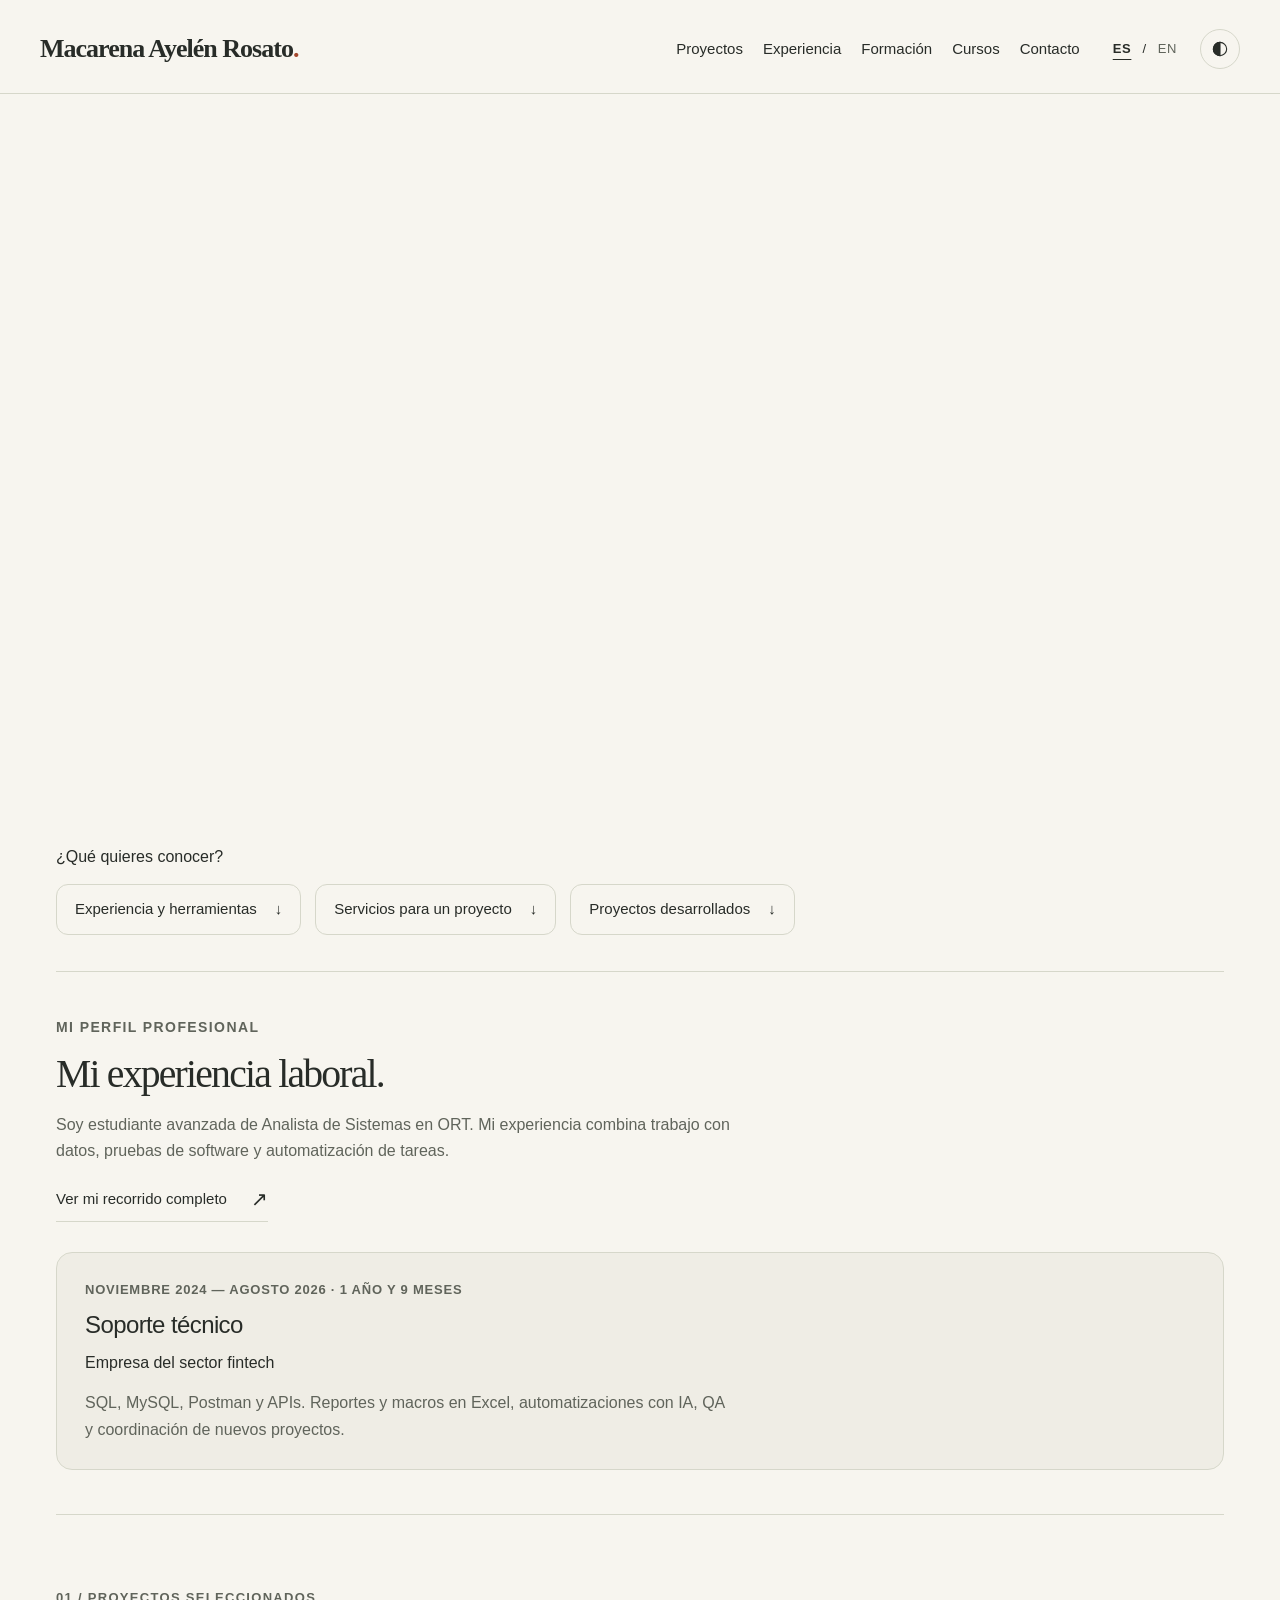
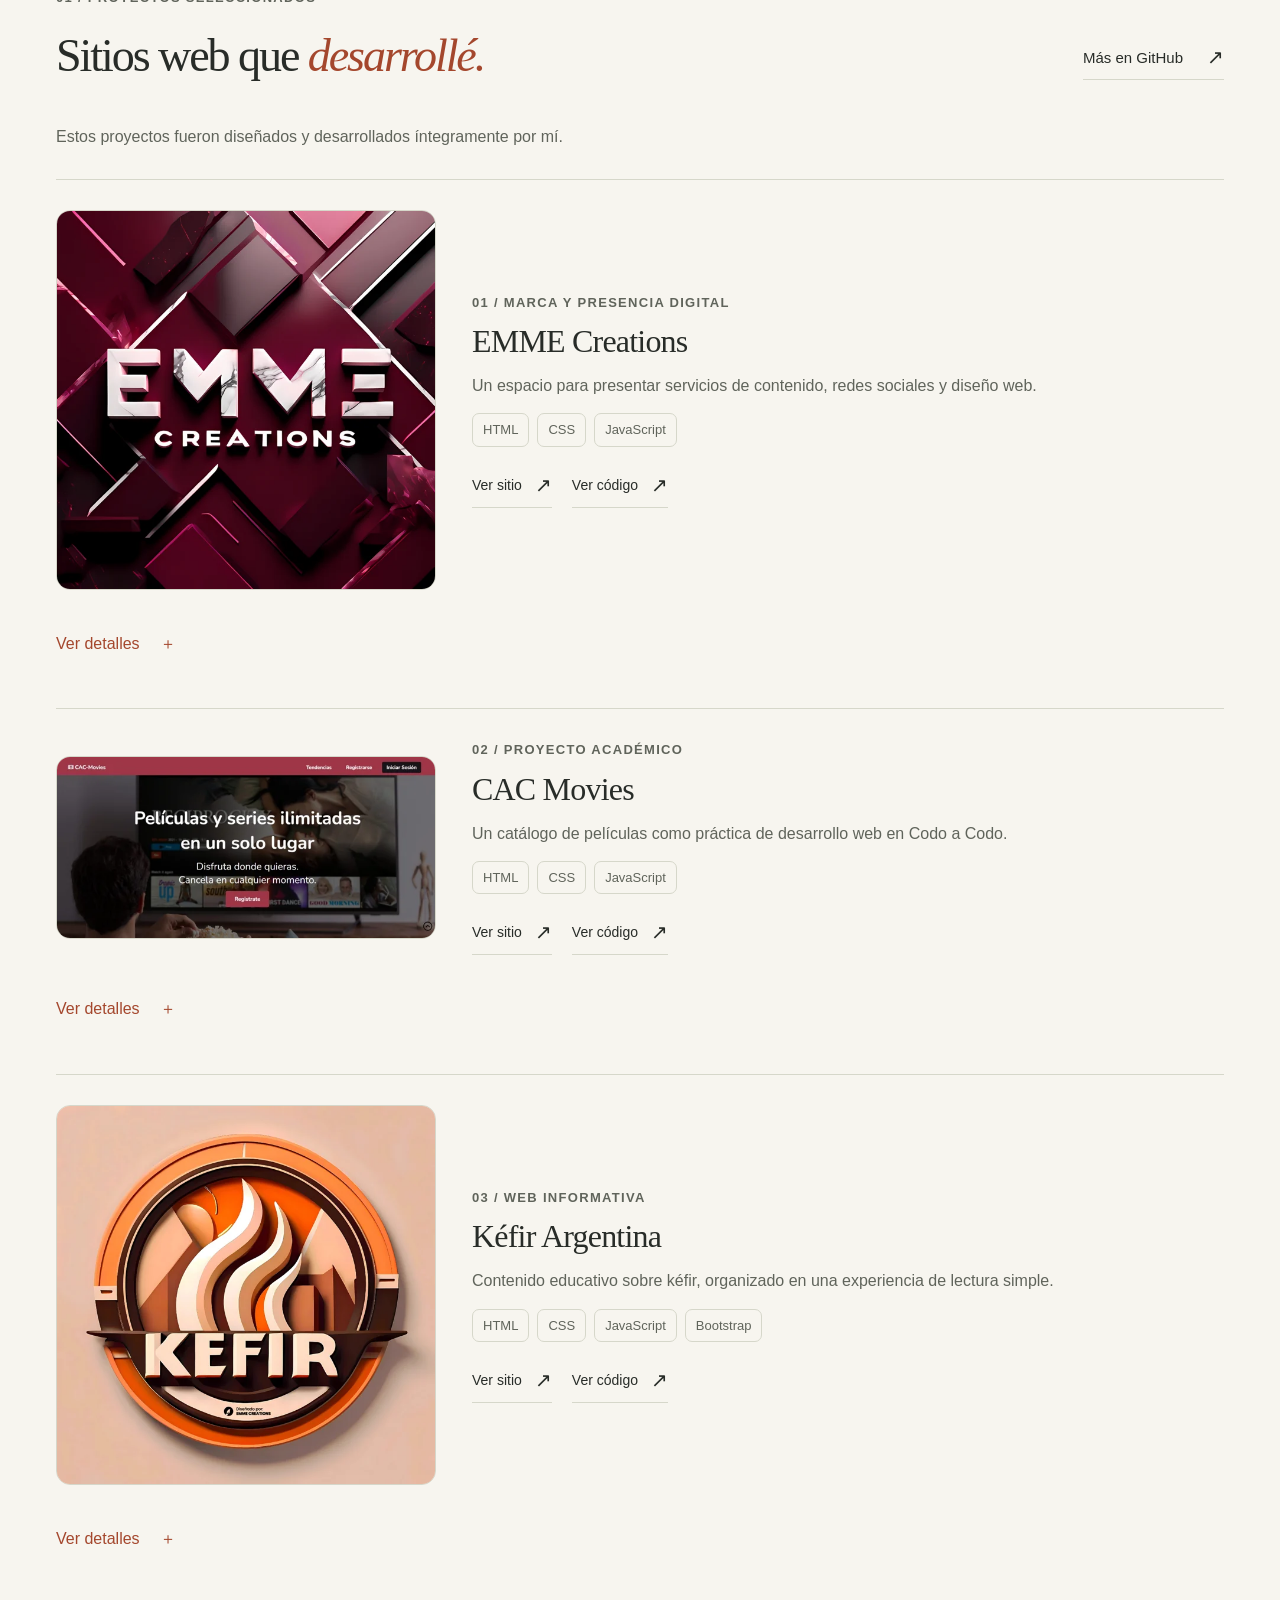
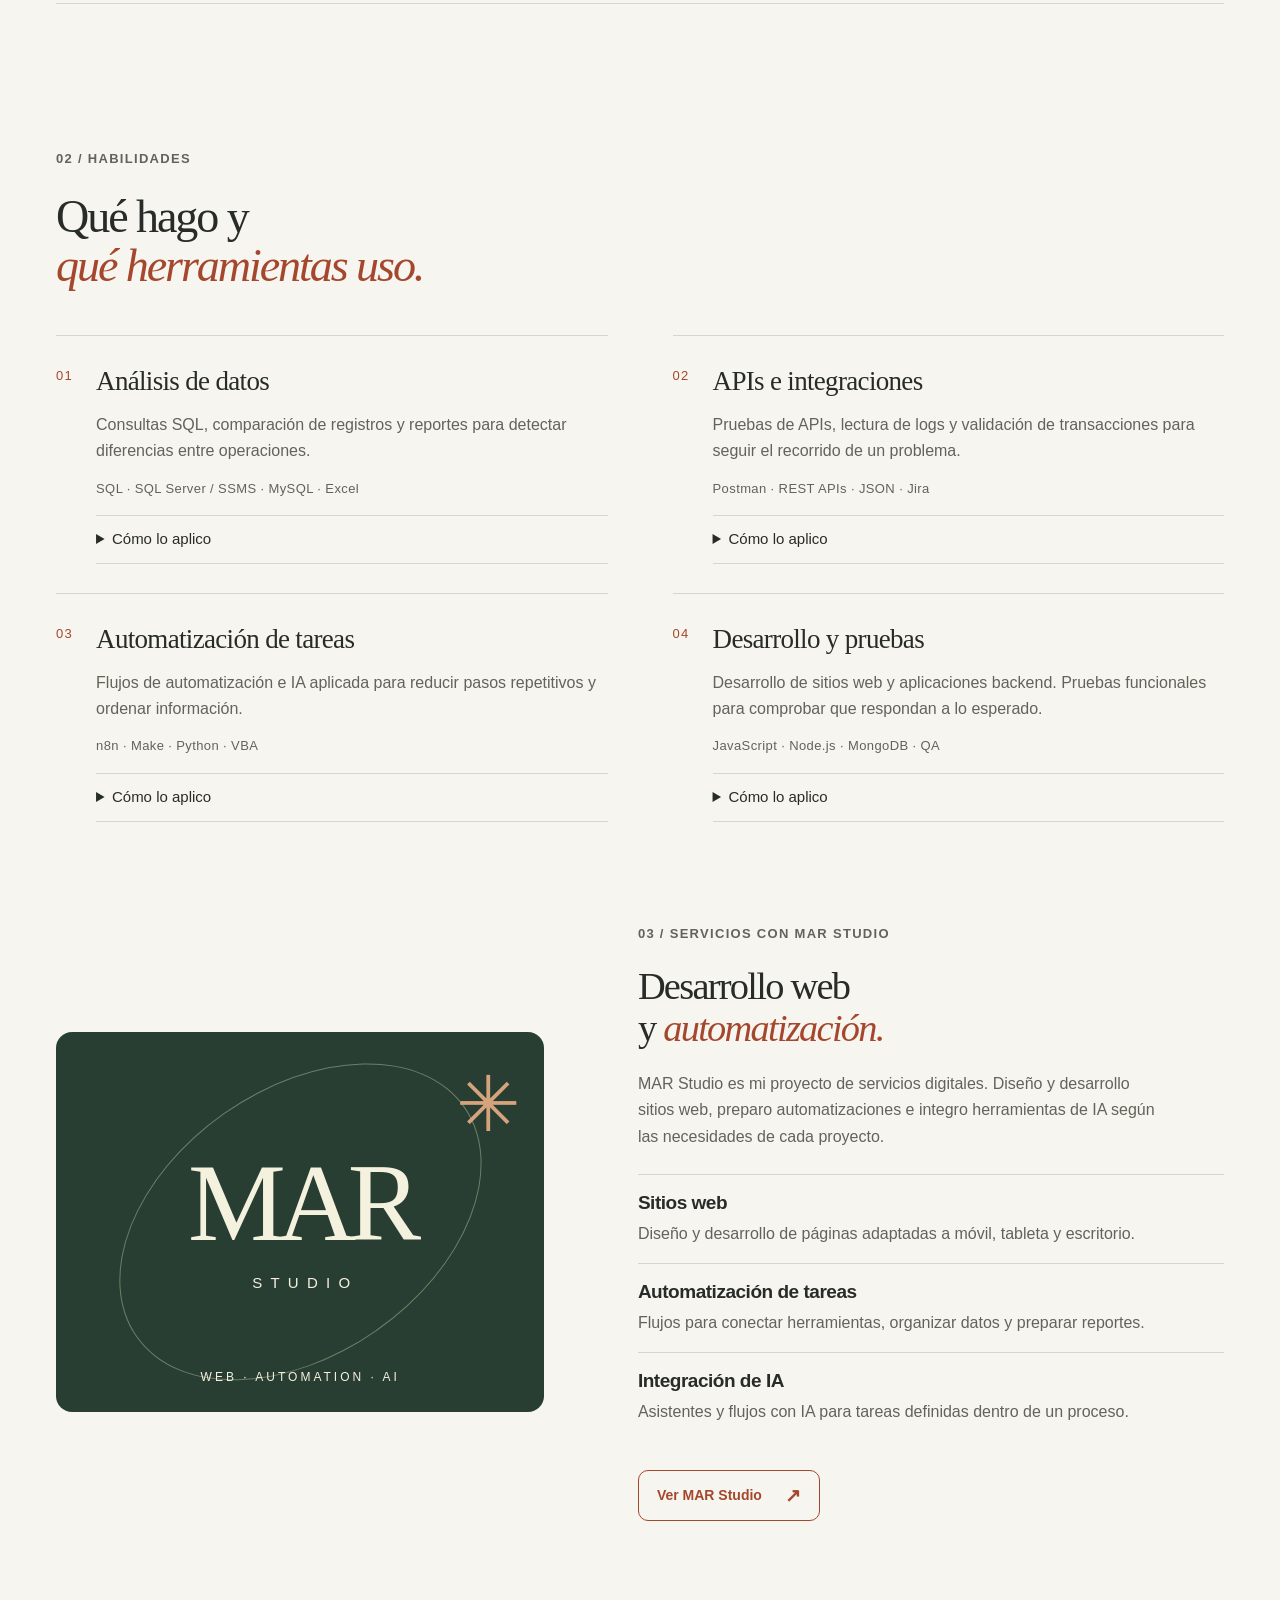
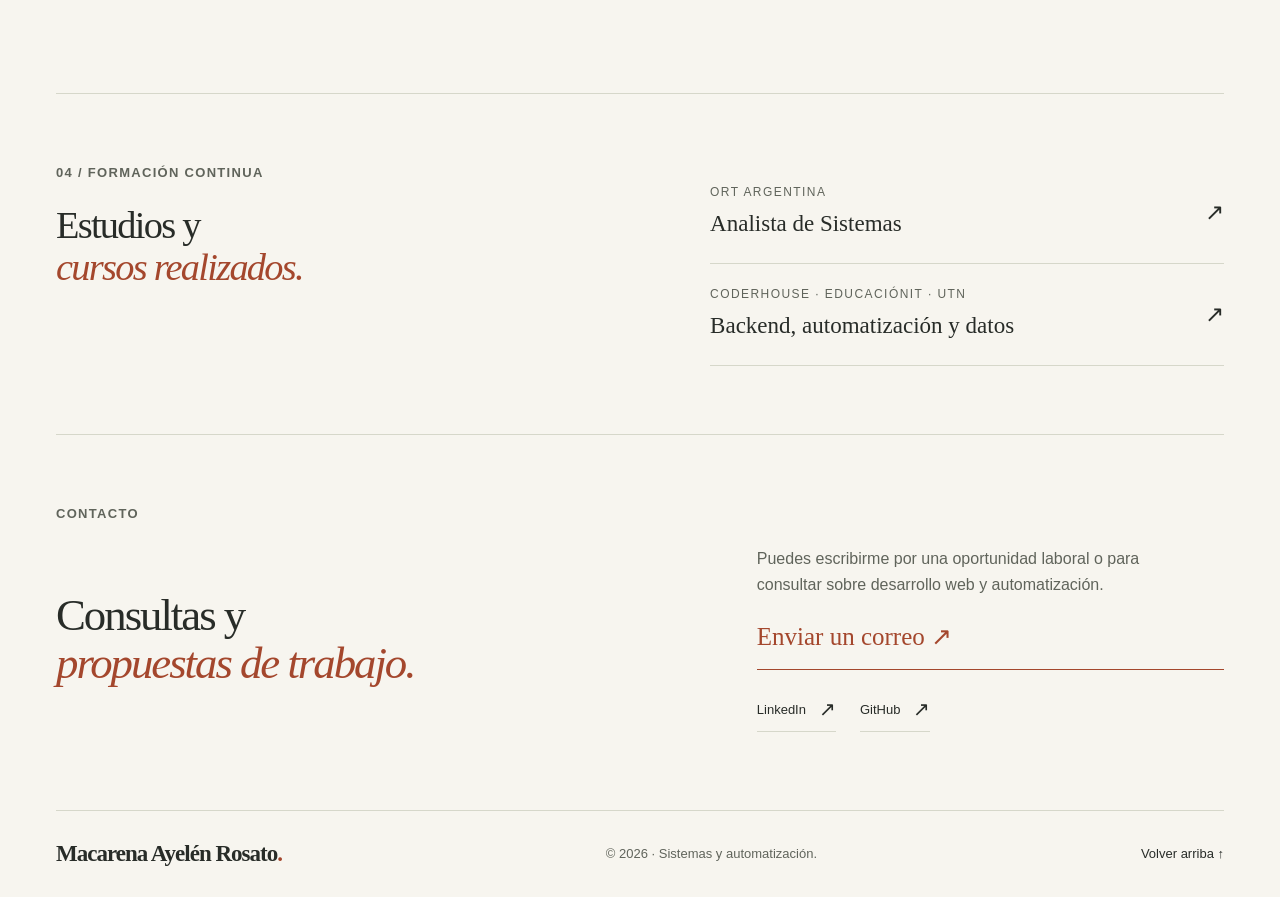
<file: chatbot.html>
<!doctype html><html lang="es"><head><meta charset="utf-8"><meta name="viewport" content="width=device-width, initial-scale=1"><meta http-equiv="refresh" content="0; url=index.html#contact"><meta name="robots" content="noindex"><title>Contacto | Macarena Ayelén Rosato</title></head><body><a href="index.html#contact">Contactar a Macarena</a></body></html>
</file>
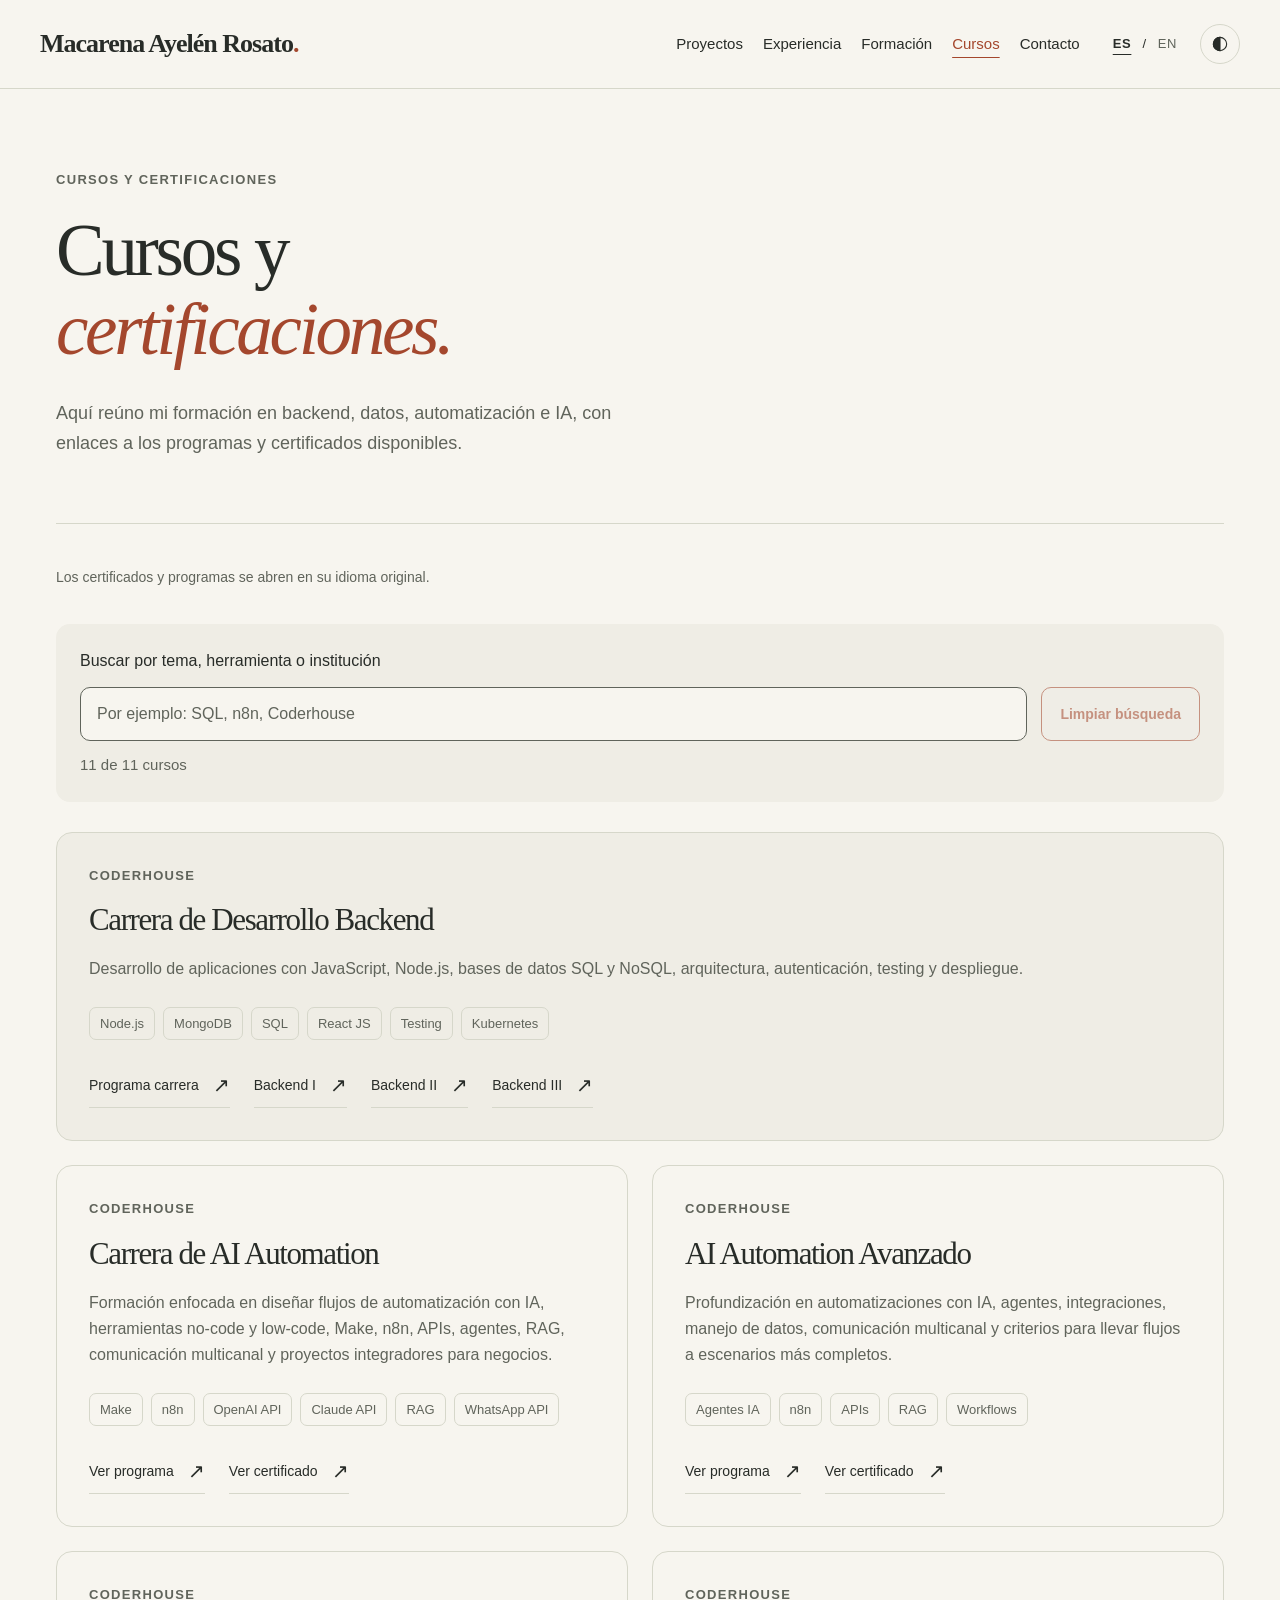
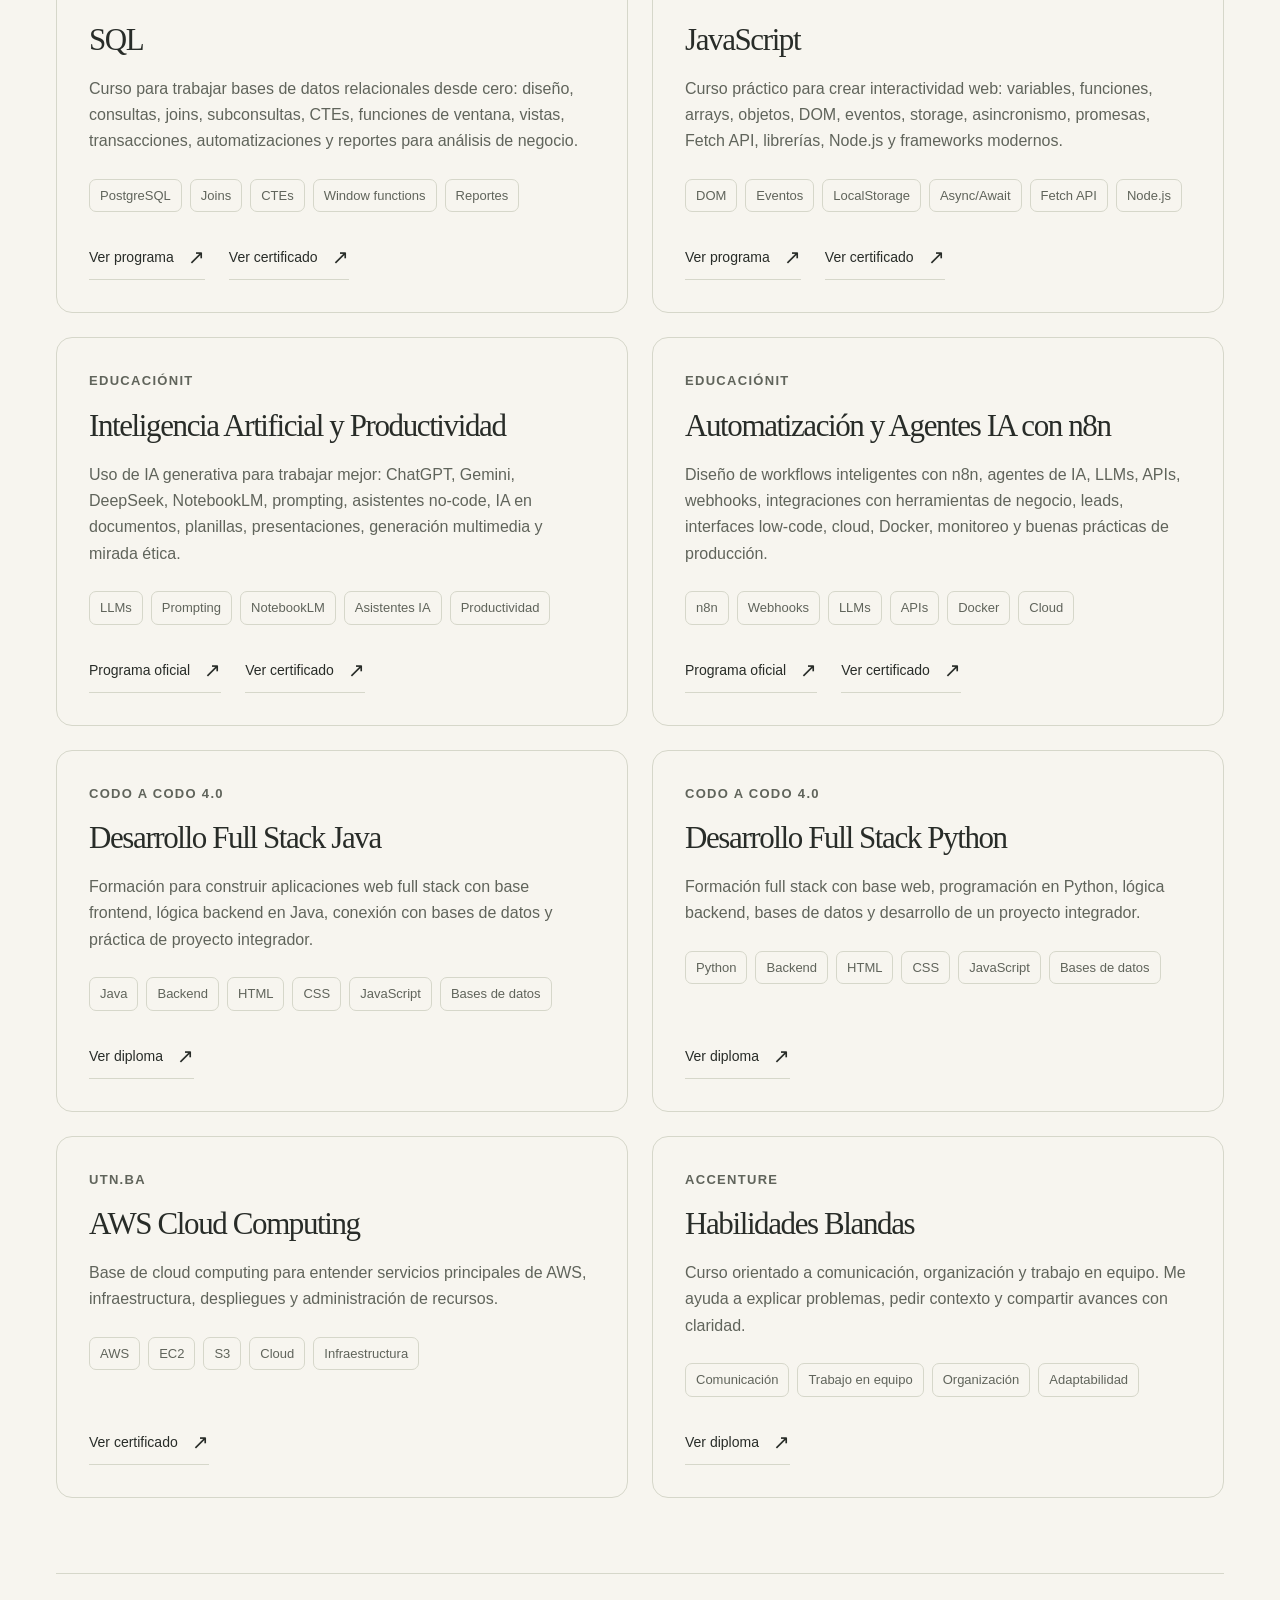
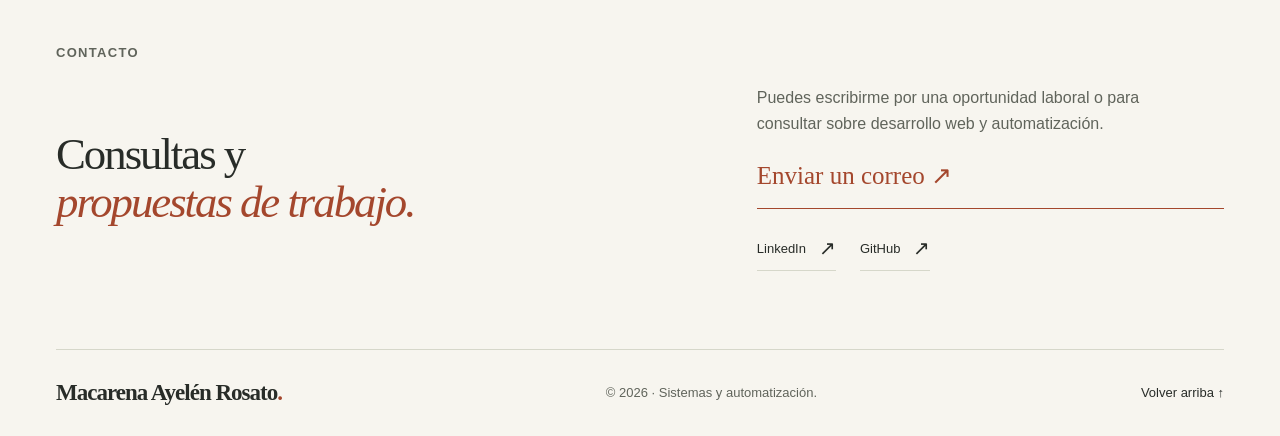
<file: courses.html>
<!doctype html>
<html lang="es" data-theme="light">
<head>
<meta charset="utf-8"><meta name="viewport" content="width=device-width, initial-scale=1">
<title>Macarena Ayelén Rosato — Cursos y certificaciones</title>
<meta name="description" content="Cursos y certificaciones de Macarena Ayelén Rosato en backend, SQL, JavaScript, automatización, IA, desarrollo full stack y AWS.">
<meta name="color-scheme" content="light dark">

<meta property="og:title" content="Macarena Ayelén Rosato — Cursos y certificaciones"><meta property="og:description" content="Cursos y certificaciones de Macarena Ayelén Rosato en backend, SQL, JavaScript, automatización, IA, desarrollo full stack y AWS."><meta property="og:type" content="website">
<meta property="og:locale" content="es_AR">
<meta property="og:image" content="https://marosato.github.io/portfolio/img/Logo%20-%20MAR.png">
<link rel="alternate" hreflang="es" href="courses.html"><link rel="alternate" hreflang="en" href="en/courses.html"><link rel="alternate" hreflang="x-default" href="courses.html">
<link rel="icon" href="img/Logo%20-%20MAR.png">
<link rel="stylesheet" href="main.css?v=20261124-name"><script src="script.js" defer></script>
</head><body>
<a class="skip-link" href="#main">Saltar al contenido</a>
<header class="site-header"><div class="header-inner">
<a class="brand" href="index.html" aria-label="Macarena Ayelén Rosato, inicio">Macarena Ayelén Rosato<span class="brand-dot">.</span></a>
<button class="menu-toggle" hidden type="button" aria-controls="navigation" aria-expanded="false">Menú <span aria-hidden="true">☰</span></button>
<nav id="navigation" aria-label="Navegación principal"><a href="index.html#projects">Proyectos</a><a href="work.html">Experiencia</a><a href="education.html">Formación</a><a href="courses.html" aria-current="page">Cursos</a><a href="index.html#contact">Contacto</a></nav>
<div class="header-tools"><div class="languages" aria-label="Idioma"><a href="courses.html" lang="es" hreflang="es" aria-current="true">ES</a><span aria-hidden="true">/</span><a href="en/courses.html" lang="en" hreflang="en" >EN</a></div>
<button class="theme-toggle" hidden type="button" aria-label="Activar modo oscuro" aria-pressed="false"><svg viewBox="0 0 24 24" width="20" height="20" aria-hidden="true"><circle cx="12" cy="12" r="8"/><path d="M12 4a8 8 0 0 0 0 16Z"/></svg></button></div>
</div></header><main id="main"><section class="page-intro wrap"><p class="eyebrow">Cursos y certificaciones</p><h1>Cursos y<br><em>certificaciones.</em></h1><p class="intro-text">Aquí reúno mi formación en backend, datos, automatización e IA, con enlaces a los programas y certificados disponibles.</p></section><section class="wrap course-section"><p class="document-note">Los certificados y programas se abren en su idioma original.</p><div class="course-search" hidden><label for="course-query">Buscar por tema, herramienta o institución</label><div class="search-controls"><input id="course-query" type="search" placeholder="Por ejemplo: SQL, n8n, Coderhouse" aria-controls="course-results"><button type="button" class="button" data-clear-search>Limpiar búsqueda</button></div><p class="search-count" role="status" aria-live="polite"></p></div><div class="course-grid" id="course-results"><article class="course"><p class="eyebrow">Coderhouse</p><h2>Carrera de Desarrollo Backend</h2><p>Desarrollo de aplicaciones con JavaScript, Node.js, bases de datos SQL y NoSQL, arquitectura, autenticación, testing y despliegue.</p><ul class="tags"><li>Node.js</li><li>MongoDB</li><li>SQL</li><li>React JS</li><li>Testing</li><li>Kubernetes</li></ul><div class="course-links"><a class="text-link" href="programs/courses/coderhouse-carrera-desarrollo-backend.pdf" target="_blank" rel="noopener noreferrer">Programa carrera <span aria-hidden="true">↗</span></a><a class="text-link" href="programs/courses/coderhouse-backend-i.pdf" target="_blank" rel="noopener noreferrer">Backend I <span aria-hidden="true">↗</span></a><a class="text-link" href="programs/courses/coderhouse-backend-ii.pdf" target="_blank" rel="noopener noreferrer">Backend II <span aria-hidden="true">↗</span></a><a class="text-link" href="programs/courses/coderhouse-backend-iii.pdf" target="_blank" rel="noopener noreferrer">Backend III <span aria-hidden="true">↗</span></a></div></article><article class="course"><p class="eyebrow">Coderhouse</p><h2>Carrera de AI Automation</h2><p>Formación enfocada en diseñar flujos de automatización con IA, herramientas no-code y low-code, Make, n8n, APIs, agentes, RAG, comunicación multicanal y proyectos integradores para negocios.</p><ul class="tags"><li>Make</li><li>n8n</li><li>OpenAI API</li><li>Claude API</li><li>RAG</li><li>WhatsApp API</li></ul><div class="course-links"><a class="text-link" href="programs/courses/coderhouse-ai-automation.pdf" target="_blank" rel="noopener noreferrer">Ver programa <span aria-hidden="true">↗</span></a><a class="text-link" href="https://drive.google.com/file/d/1BmSvqdtOcbXYjYPlocOmw7Tx4DpnZ-Ql/view?usp=sharing" target="_blank" rel="noopener noreferrer">Ver certificado <span aria-hidden="true">↗</span></a></div></article><article class="course"><p class="eyebrow">Coderhouse</p><h2>AI Automation Avanzado</h2><p>Profundización en automatizaciones con IA, agentes, integraciones, manejo de datos, comunicación multicanal y criterios para llevar flujos a escenarios más completos.</p><ul class="tags"><li>Agentes IA</li><li>n8n</li><li>APIs</li><li>RAG</li><li>Workflows</li></ul><div class="course-links"><a class="text-link" href="programs/courses/coderhouse-ai-automation.pdf" target="_blank" rel="noopener noreferrer">Ver programa <span aria-hidden="true">↗</span></a><a class="text-link" href="https://drive.google.com/file/d/1867v1nRAgau81fNaGpVOvAe9sGbjE6SY/view?usp=sharing" target="_blank" rel="noopener noreferrer">Ver certificado <span aria-hidden="true">↗</span></a></div></article><article class="course"><p class="eyebrow">Coderhouse</p><h2>SQL</h2><p>Curso para trabajar bases de datos relacionales desde cero: diseño, consultas, joins, subconsultas, CTEs, funciones de ventana, vistas, transacciones, automatizaciones y reportes para análisis de negocio.</p><ul class="tags"><li>PostgreSQL</li><li>Joins</li><li>CTEs</li><li>Window functions</li><li>Reportes</li></ul><div class="course-links"><a class="text-link" href="programs/courses/coderhouse-sql.pdf" target="_blank" rel="noopener noreferrer">Ver programa <span aria-hidden="true">↗</span></a><a class="text-link" href="https://drive.google.com/file/d/1zOt8H4T-b4TeFVYAg548Gee37lQcRkWD/view?usp=sharing" target="_blank" rel="noopener noreferrer">Ver certificado <span aria-hidden="true">↗</span></a></div></article><article class="course"><p class="eyebrow">Coderhouse</p><h2>JavaScript</h2><p>Curso práctico para crear interactividad web: variables, funciones, arrays, objetos, DOM, eventos, storage, asincronismo, promesas, Fetch API, librerías, Node.js y frameworks modernos.</p><ul class="tags"><li>DOM</li><li>Eventos</li><li>LocalStorage</li><li>Async/Await</li><li>Fetch API</li><li>Node.js</li></ul><div class="course-links"><a class="text-link" href="programs/courses/coderhouse-javascript.pdf" target="_blank" rel="noopener noreferrer">Ver programa <span aria-hidden="true">↗</span></a><a class="text-link" href="https://drive.google.com/file/d/1AMdWbwK16uSP97J0DsYzWo1X0Vul1etM/view?usp=sharing" target="_blank" rel="noopener noreferrer">Ver certificado <span aria-hidden="true">↗</span></a></div></article><article class="course"><p class="eyebrow">EducaciónIT</p><h2>Inteligencia Artificial y Productividad</h2><p>Uso de IA generativa para trabajar mejor: ChatGPT, Gemini, DeepSeek, NotebookLM, prompting, asistentes no-code, IA en documentos, planillas, presentaciones, generación multimedia y mirada ética.</p><ul class="tags"><li>LLMs</li><li>Prompting</li><li>NotebookLM</li><li>Asistentes IA</li><li>Productividad</li></ul><div class="course-links"><a class="text-link" href="https://www.educacionit.com/curso-de-inteligencia-artificial-y-productividad" target="_blank" rel="noopener noreferrer">Programa oficial <span aria-hidden="true">↗</span></a><a class="text-link" href="https://drive.google.com/file/d/1DOI1rTPgRzK2BRIGEVPJRZQDQ6onFU-9/view?usp=sharing" target="_blank" rel="noopener noreferrer">Ver certificado <span aria-hidden="true">↗</span></a></div></article><article class="course"><p class="eyebrow">EducaciónIT</p><h2>Automatización y Agentes IA con n8n</h2><p>Diseño de workflows inteligentes con n8n, agentes de IA, LLMs, APIs, webhooks, integraciones con herramientas de negocio, leads, interfaces low-code, cloud, Docker, monitoreo y buenas prácticas de producción.</p><ul class="tags"><li>n8n</li><li>Webhooks</li><li>LLMs</li><li>APIs</li><li>Docker</li><li>Cloud</li></ul><div class="course-links"><a class="text-link" href="https://www.educacionit.com/curso-de-automatizacion-y-agentes-ia-con-n8n" target="_blank" rel="noopener noreferrer">Programa oficial <span aria-hidden="true">↗</span></a><a class="text-link" href="https://drive.google.com/file/d/1ZNJXrRq-eDBTvG-M9agVnVap3oYLXXwf/view?usp=sharing" target="_blank" rel="noopener noreferrer">Ver certificado <span aria-hidden="true">↗</span></a></div></article><article class="course"><p class="eyebrow">Codo a Codo 4.0</p><h2>Desarrollo Full Stack Java</h2><p>Formación para construir aplicaciones web full stack con base frontend, lógica backend en Java, conexión con bases de datos y práctica de proyecto integrador.</p><ul class="tags"><li>Java</li><li>Backend</li><li>HTML</li><li>CSS</li><li>JavaScript</li><li>Bases de datos</li></ul><div class="course-links"><a class="text-link" href="https://drive.google.com/file/d/1ke-i0Sh26L5mIrwQ2ybdQWffPB6xq-KL/view?usp=sharing" target="_blank" rel="noopener noreferrer">Ver diploma <span aria-hidden="true">↗</span></a></div></article><article class="course"><p class="eyebrow">Codo a Codo 4.0</p><h2>Desarrollo Full Stack Python</h2><p>Formación full stack con base web, programación en Python, lógica backend, bases de datos y desarrollo de un proyecto integrador.</p><ul class="tags"><li>Python</li><li>Backend</li><li>HTML</li><li>CSS</li><li>JavaScript</li><li>Bases de datos</li></ul><div class="course-links"><a class="text-link" href="https://drive.google.com/file/d/1RtmGiXOD-t3jRtAb7awJQR_da1gZIypd/view?usp=sharing" target="_blank" rel="noopener noreferrer">Ver diploma <span aria-hidden="true">↗</span></a></div></article><article class="course"><p class="eyebrow">UTN.BA</p><h2>AWS Cloud Computing</h2><p>Base de cloud computing para entender servicios principales de AWS, infraestructura, despliegues y administración de recursos.</p><ul class="tags"><li>AWS</li><li>EC2</li><li>S3</li><li>Cloud</li><li>Infraestructura</li></ul><div class="course-links"><a class="text-link" href="https://drive.google.com/file/d/1p8z6OlBkHjHP2iImPvj5spo6-GAqqY0F/view?usp=sharing" target="_blank" rel="noopener noreferrer">Ver certificado <span aria-hidden="true">↗</span></a></div></article><article class="course"><p class="eyebrow">Accenture</p><h2>Habilidades Blandas</h2><p>Curso orientado a comunicación, organización y trabajo en equipo. Me ayuda a explicar problemas, pedir contexto y compartir avances con claridad.</p><ul class="tags"><li>Comunicación</li><li>Trabajo en equipo</li><li>Organización</li><li>Adaptabilidad</li></ul><div class="course-links"><a class="text-link" href="https://drive.google.com/file/d/1l_wFiEo5tLDrgxcB--im4RdJU8NT9624/view?usp=sharing" target="_blank" rel="noopener noreferrer">Ver diploma <span aria-hidden="true">↗</span></a></div></article></div></section><section class="contact wrap" id="contact"><p class="eyebrow">Contacto</p><div class="contact-grid"><h2>Consultas y<br><em>propuestas de trabajo.</em></h2><div><p>Puedes escribirme por una oportunidad laboral o para consultar sobre desarrollo web y automatización.</p><a class="contact-mail" href="mailto:rosatomacarena@outlook.com">Enviar un correo <span aria-hidden="true">↗</span></a><div class="social-links"><a class="text-link" href="https://www.linkedin.com/in/macarena-ayelen-rosato/" target="_blank" rel="noopener noreferrer">LinkedIn <span aria-hidden="true">↗</span></a><a class="text-link" href="https://github.com/marosato" target="_blank" rel="noopener noreferrer">GitHub <span aria-hidden="true">↗</span></a></div></div></div></section></main><footer class="site-footer wrap"><a class="brand" href="index.html">Macarena Ayelén Rosato<span class="brand-dot">.</span></a><p>© 2026 · Sistemas y automatización.</p><a href="#main">Volver arriba <span aria-hidden="true">↑</span></a></footer></body></html>
</file>
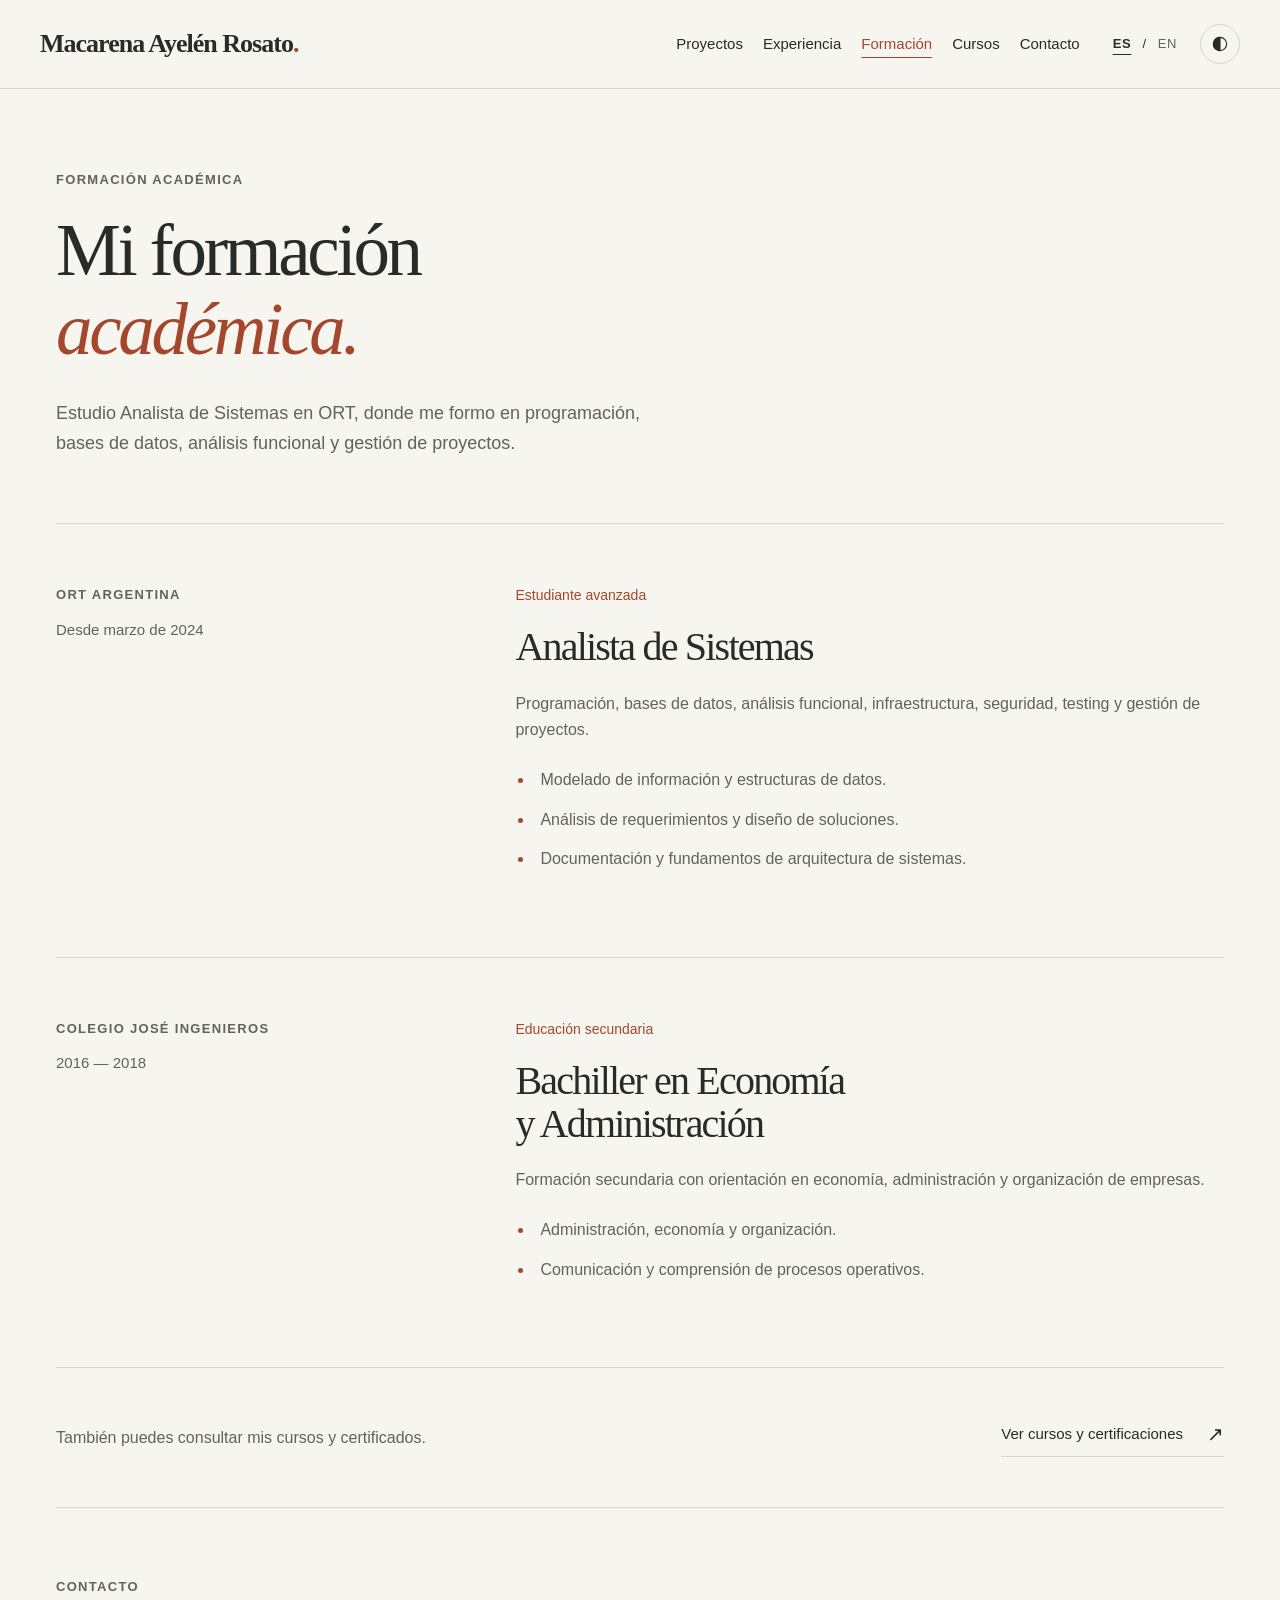
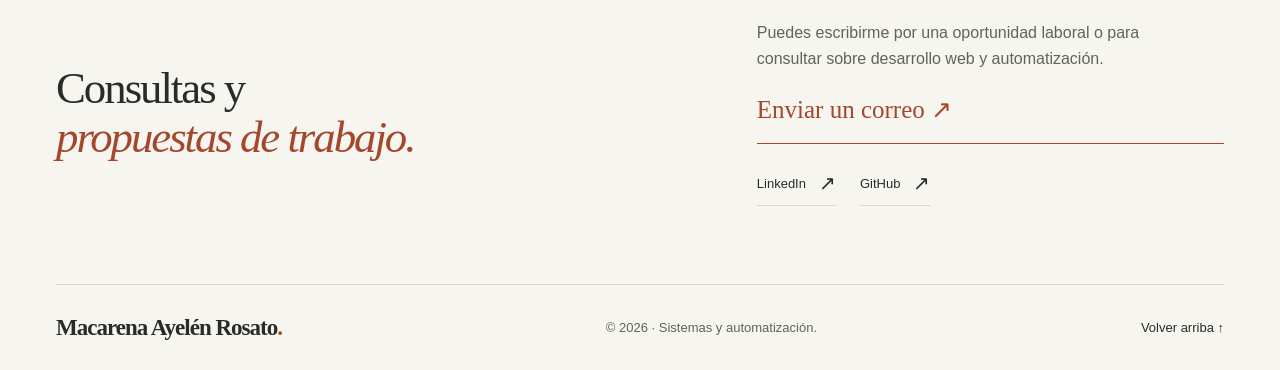
<file: education.html>
<!doctype html>
<html lang="es" data-theme="light">
<head>
<meta charset="utf-8"><meta name="viewport" content="width=device-width, initial-scale=1">
<title>Macarena Ayelén Rosato — Formación</title>
<meta name="description" content="Formación académica de Macarena Ayelén Rosato: Analista de Sistemas en ORT y base en Economía y Administración.">
<meta name="color-scheme" content="light dark">

<meta property="og:title" content="Macarena Ayelén Rosato — Formación"><meta property="og:description" content="Formación académica de Macarena Ayelén Rosato: Analista de Sistemas en ORT y base en Economía y Administración."><meta property="og:type" content="website">
<meta property="og:locale" content="es_AR">
<meta property="og:image" content="https://marosato.github.io/portfolio/img/Logo%20-%20MAR.png">
<link rel="alternate" hreflang="es" href="education.html"><link rel="alternate" hreflang="en" href="en/education.html"><link rel="alternate" hreflang="x-default" href="education.html">
<link rel="icon" href="img/Logo%20-%20MAR.png">
<link rel="stylesheet" href="main.css?v=20261124-name"><script src="script.js" defer></script>
</head><body>
<a class="skip-link" href="#main">Saltar al contenido</a>
<header class="site-header"><div class="header-inner">
<a class="brand" href="index.html" aria-label="Macarena Ayelén Rosato, inicio">Macarena Ayelén Rosato<span class="brand-dot">.</span></a>
<button class="menu-toggle" hidden type="button" aria-controls="navigation" aria-expanded="false">Menú <span aria-hidden="true">☰</span></button>
<nav id="navigation" aria-label="Navegación principal"><a href="index.html#projects">Proyectos</a><a href="work.html">Experiencia</a><a href="education.html" aria-current="page">Formación</a><a href="courses.html">Cursos</a><a href="index.html#contact">Contacto</a></nav>
<div class="header-tools"><div class="languages" aria-label="Idioma"><a href="education.html" lang="es" hreflang="es" aria-current="true">ES</a><span aria-hidden="true">/</span><a href="en/education.html" lang="en" hreflang="en" >EN</a></div>
<button class="theme-toggle" hidden type="button" aria-label="Activar modo oscuro" aria-pressed="false"><svg viewBox="0 0 24 24" width="20" height="20" aria-hidden="true"><circle cx="12" cy="12" r="8"/><path d="M12 4a8 8 0 0 0 0 16Z"/></svg></button></div>
</div></header><main id="main"><section class="page-intro wrap"><p class="eyebrow">Formación académica</p><h1>Mi formación<br><em>académica.</em></h1><p class="intro-text">Estudio Analista de Sistemas en ORT, donde me formo en programación, bases de datos, análisis funcional y gestión de proyectos.</p></section><section class="wrap timeline" aria-label="Trayectoria académica"><article class="timeline-entry"><div class="timeline-aside"><p class="eyebrow">ORT Argentina</p><p>Desde marzo de 2024</p></div><div><p class="status-label">Estudiante avanzada</p><h2>Analista de Sistemas</h2><p class="entry-lead">Programación, bases de datos, análisis funcional, infraestructura, seguridad, testing y gestión de proyectos.</p><ul class="detail-list"><li>Modelado de información y estructuras de datos.</li><li>Análisis de requerimientos y diseño de soluciones.</li><li>Documentación y fundamentos de arquitectura de sistemas.</li></ul></div></article><article class="timeline-entry"><div class="timeline-aside"><p class="eyebrow">Colegio José Ingenieros</p><p>2016 — 2018</p></div><div><p class="status-label">Educación secundaria</p><h2>Bachiller en Economía<br>y Administración</h2><p class="entry-lead">Formación secundaria con orientación en economía, administración y organización de empresas.</p><ul class="detail-list"><li>Administración, economía y organización.</li><li>Comunicación y comprensión de procesos operativos.</li></ul></div></article></section><aside class="wrap next-page"><p>También puedes consultar mis cursos y certificados.</p><a class="text-link" href="courses.html">Ver cursos y certificaciones <span aria-hidden="true">↗</span></a></aside><section class="contact wrap" id="contact"><p class="eyebrow">Contacto</p><div class="contact-grid"><h2>Consultas y<br><em>propuestas de trabajo.</em></h2><div><p>Puedes escribirme por una oportunidad laboral o para consultar sobre desarrollo web y automatización.</p><a class="contact-mail" href="mailto:rosatomacarena@outlook.com">Enviar un correo <span aria-hidden="true">↗</span></a><div class="social-links"><a class="text-link" href="https://www.linkedin.com/in/macarena-ayelen-rosato/" target="_blank" rel="noopener noreferrer">LinkedIn <span aria-hidden="true">↗</span></a><a class="text-link" href="https://github.com/marosato" target="_blank" rel="noopener noreferrer">GitHub <span aria-hidden="true">↗</span></a></div></div></div></section></main><footer class="site-footer wrap"><a class="brand" href="index.html">Macarena Ayelén Rosato<span class="brand-dot">.</span></a><p>© 2026 · Sistemas y automatización.</p><a href="#main">Volver arriba <span aria-hidden="true">↑</span></a></footer></body></html>
</file>
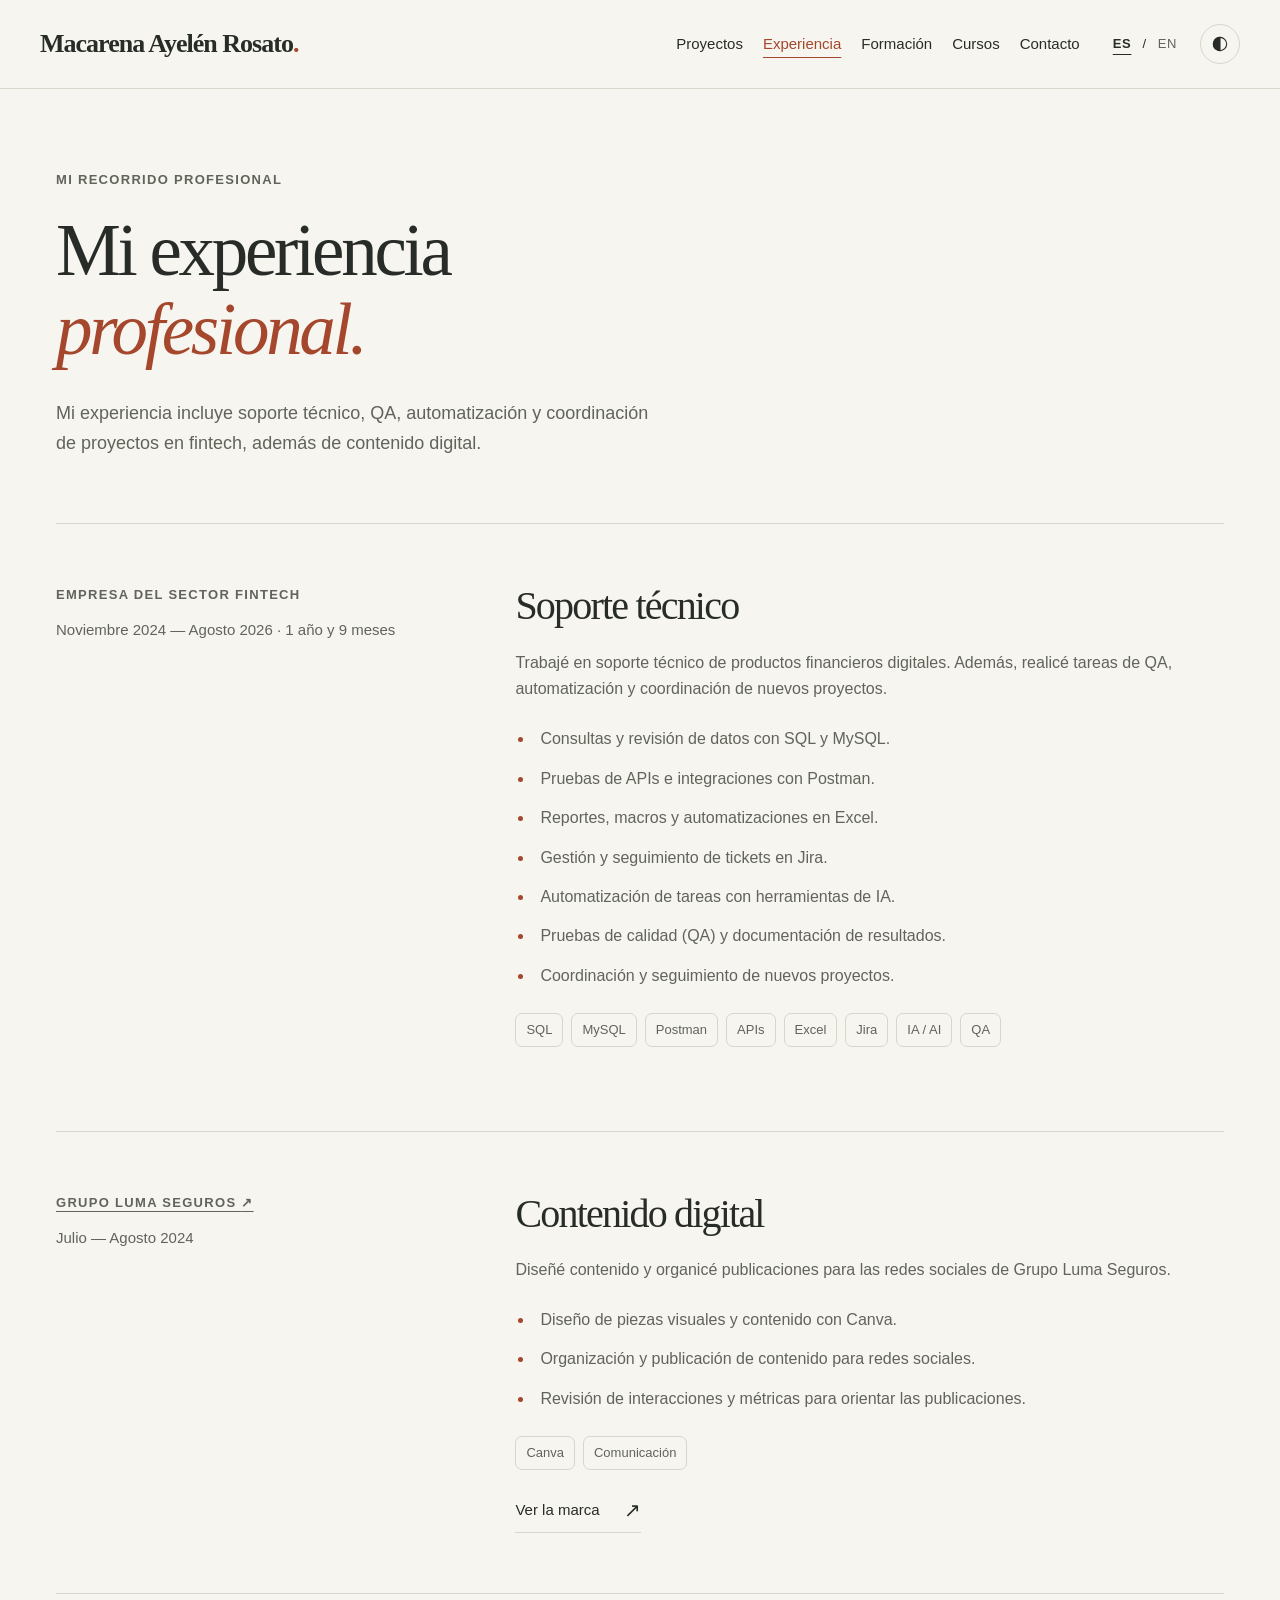
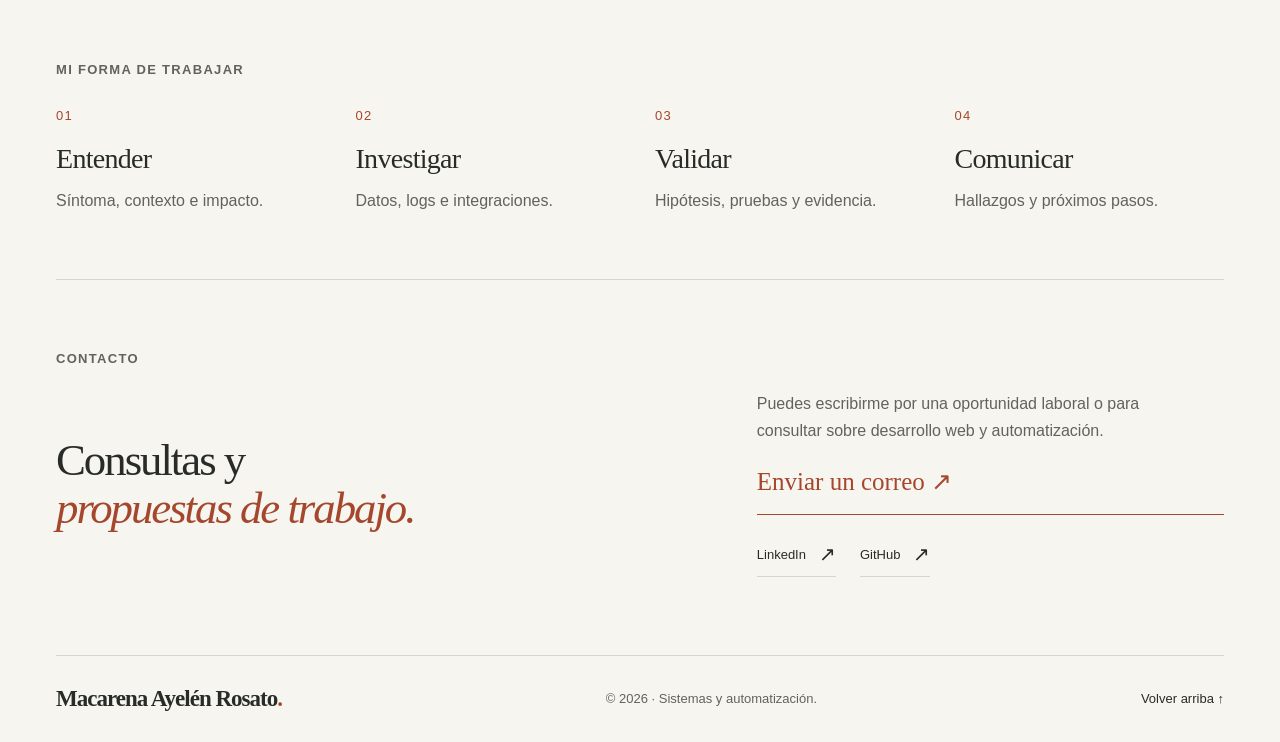
<file: work.html>
<!doctype html>
<html lang="es" data-theme="light">
<head>
<meta charset="utf-8"><meta name="viewport" content="width=device-width, initial-scale=1">
<title>Macarena Ayelén Rosato — Experiencia</title>
<meta name="description" content="Experiencia de Macarena Ayelén Rosato: soporte técnico, QA, automatización y coordinación de proyectos en una empresa del sector fintech.">
<meta name="color-scheme" content="light dark">

<meta property="og:title" content="Macarena Ayelén Rosato — Experiencia"><meta property="og:description" content="Experiencia de Macarena Ayelén Rosato: soporte técnico, QA, automatización y coordinación de proyectos en una empresa del sector fintech."><meta property="og:type" content="website">
<meta property="og:locale" content="es_AR">
<meta property="og:image" content="https://marosato.github.io/portfolio/img/Logo%20-%20MAR.png">
<link rel="alternate" hreflang="es" href="work.html"><link rel="alternate" hreflang="en" href="en/work.html"><link rel="alternate" hreflang="x-default" href="work.html">
<link rel="icon" href="img/Logo%20-%20MAR.png">
<link rel="stylesheet" href="main.css?v=20261124-name"><script src="script.js" defer></script>
</head><body>
<a class="skip-link" href="#main">Saltar al contenido</a>
<header class="site-header"><div class="header-inner">
<a class="brand" href="index.html" aria-label="Macarena Ayelén Rosato, inicio">Macarena Ayelén Rosato<span class="brand-dot">.</span></a>
<button class="menu-toggle" hidden type="button" aria-controls="navigation" aria-expanded="false">Menú <span aria-hidden="true">☰</span></button>
<nav id="navigation" aria-label="Navegación principal"><a href="index.html#projects">Proyectos</a><a href="work.html" aria-current="page">Experiencia</a><a href="education.html">Formación</a><a href="courses.html">Cursos</a><a href="index.html#contact">Contacto</a></nav>
<div class="header-tools"><div class="languages" aria-label="Idioma"><a href="work.html" lang="es" hreflang="es" aria-current="true">ES</a><span aria-hidden="true">/</span><a href="en/work.html" lang="en" hreflang="en" >EN</a></div>
<button class="theme-toggle" hidden type="button" aria-label="Activar modo oscuro" aria-pressed="false"><svg viewBox="0 0 24 24" width="20" height="20" aria-hidden="true"><circle cx="12" cy="12" r="8"/><path d="M12 4a8 8 0 0 0 0 16Z"/></svg></button></div>
</div></header><main id="main"><section class="page-intro wrap"><p class="eyebrow">Mi recorrido profesional</p><h1>Mi experiencia<br><em>profesional.</em></h1><p class="intro-text">Mi experiencia incluye soporte técnico, QA, automatización y coordinación de proyectos en fintech, además de contenido digital.</p></section><section class="wrap timeline" aria-label="Historial laboral"><article class="timeline-entry" id="job-2"><div class="timeline-aside"><p class="eyebrow">Empresa del sector fintech</p><p>Noviembre 2024 — Agosto 2026 · 1 año y 9 meses</p></div><div><h2>Soporte técnico</h2><p class="entry-lead">Trabajé en soporte técnico de productos financieros digitales. Además, realicé tareas de QA, automatización y coordinación de nuevos proyectos.</p><ul class="detail-list"><li>Consultas y revisión de datos con SQL y MySQL.</li><li>Pruebas de APIs e integraciones con Postman.</li><li>Reportes, macros y automatizaciones en Excel.</li><li>Gestión y seguimiento de tickets en Jira.</li><li>Automatización de tareas con herramientas de IA.</li><li>Pruebas de calidad (QA) y documentación de resultados.</li><li>Coordinación y seguimiento de nuevos proyectos.</li></ul><ul class="tags"><li>SQL</li><li>MySQL</li><li>Postman</li><li>APIs</li><li>Excel</li><li>Jira</li><li>IA / AI</li><li>QA</li></ul></div></article><article class="timeline-entry" id="job-3"><div class="timeline-aside"><p class="eyebrow"><a class="company-link" href="https://www.instagram.com/grupolumaseguros/" target="_blank" rel="noopener noreferrer">Grupo Luma Seguros <span aria-hidden="true">↗</span></a></p><p>Julio — Agosto 2024</p></div><div><h2>Contenido digital</h2><p class="entry-lead">Diseñé contenido y organicé publicaciones para las redes sociales de Grupo Luma Seguros.</p><ul class="detail-list"><li>Diseño de piezas visuales y contenido con Canva.</li><li>Organización y publicación de contenido para redes sociales.</li><li>Revisión de interacciones y métricas para orientar las publicaciones.</li></ul><ul class="tags"><li>Canva</li><li>Comunicación</li></ul><a class="text-link" href="https://www.instagram.com/grupolumaseguros/" target="_blank" rel="noopener noreferrer">Ver la marca <span aria-hidden="true">↗</span></a></div></article></section><section class="wrap process-section"><p class="eyebrow">Mi forma de trabajar</p><div class="process-grid"><article><span class="item-number">01</span><h3>Entender</h3><p>Síntoma, contexto e impacto.</p></article><article><span class="item-number">02</span><h3>Investigar</h3><p>Datos, logs e integraciones.</p></article><article><span class="item-number">03</span><h3>Validar</h3><p>Hipótesis, pruebas y evidencia.</p></article><article><span class="item-number">04</span><h3>Comunicar</h3><p>Hallazgos y próximos pasos.</p></article></div></section><section class="contact wrap" id="contact"><p class="eyebrow">Contacto</p><div class="contact-grid"><h2>Consultas y<br><em>propuestas de trabajo.</em></h2><div><p>Puedes escribirme por una oportunidad laboral o para consultar sobre desarrollo web y automatización.</p><a class="contact-mail" href="mailto:rosatomacarena@outlook.com">Enviar un correo <span aria-hidden="true">↗</span></a><div class="social-links"><a class="text-link" href="https://www.linkedin.com/in/macarena-ayelen-rosato/" target="_blank" rel="noopener noreferrer">LinkedIn <span aria-hidden="true">↗</span></a><a class="text-link" href="https://github.com/marosato" target="_blank" rel="noopener noreferrer">GitHub <span aria-hidden="true">↗</span></a></div></div></div></section></main><footer class="site-footer wrap"><a class="brand" href="index.html">Macarena Ayelén Rosato<span class="brand-dot">.</span></a><p>© 2026 · Sistemas y automatización.</p><a href="#main">Volver arriba <span aria-hidden="true">↑</span></a></footer></body></html>
</file>
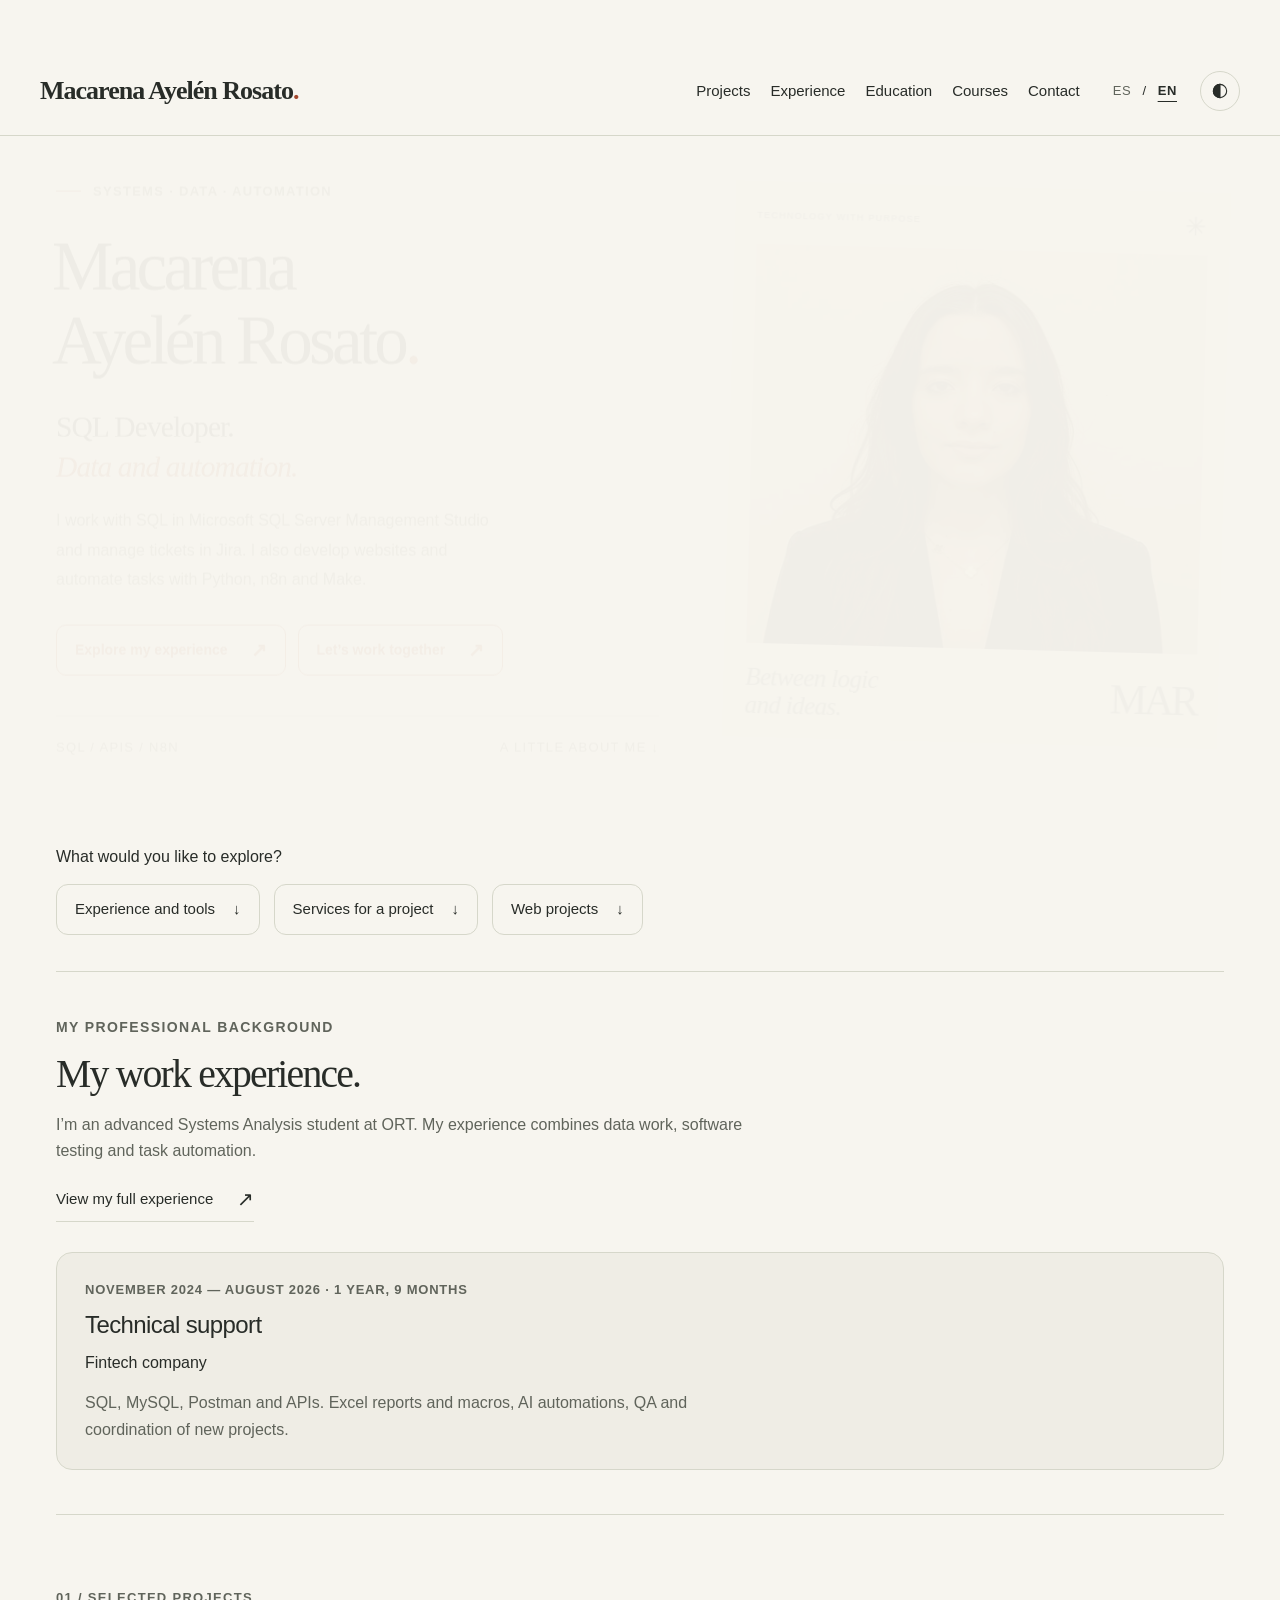
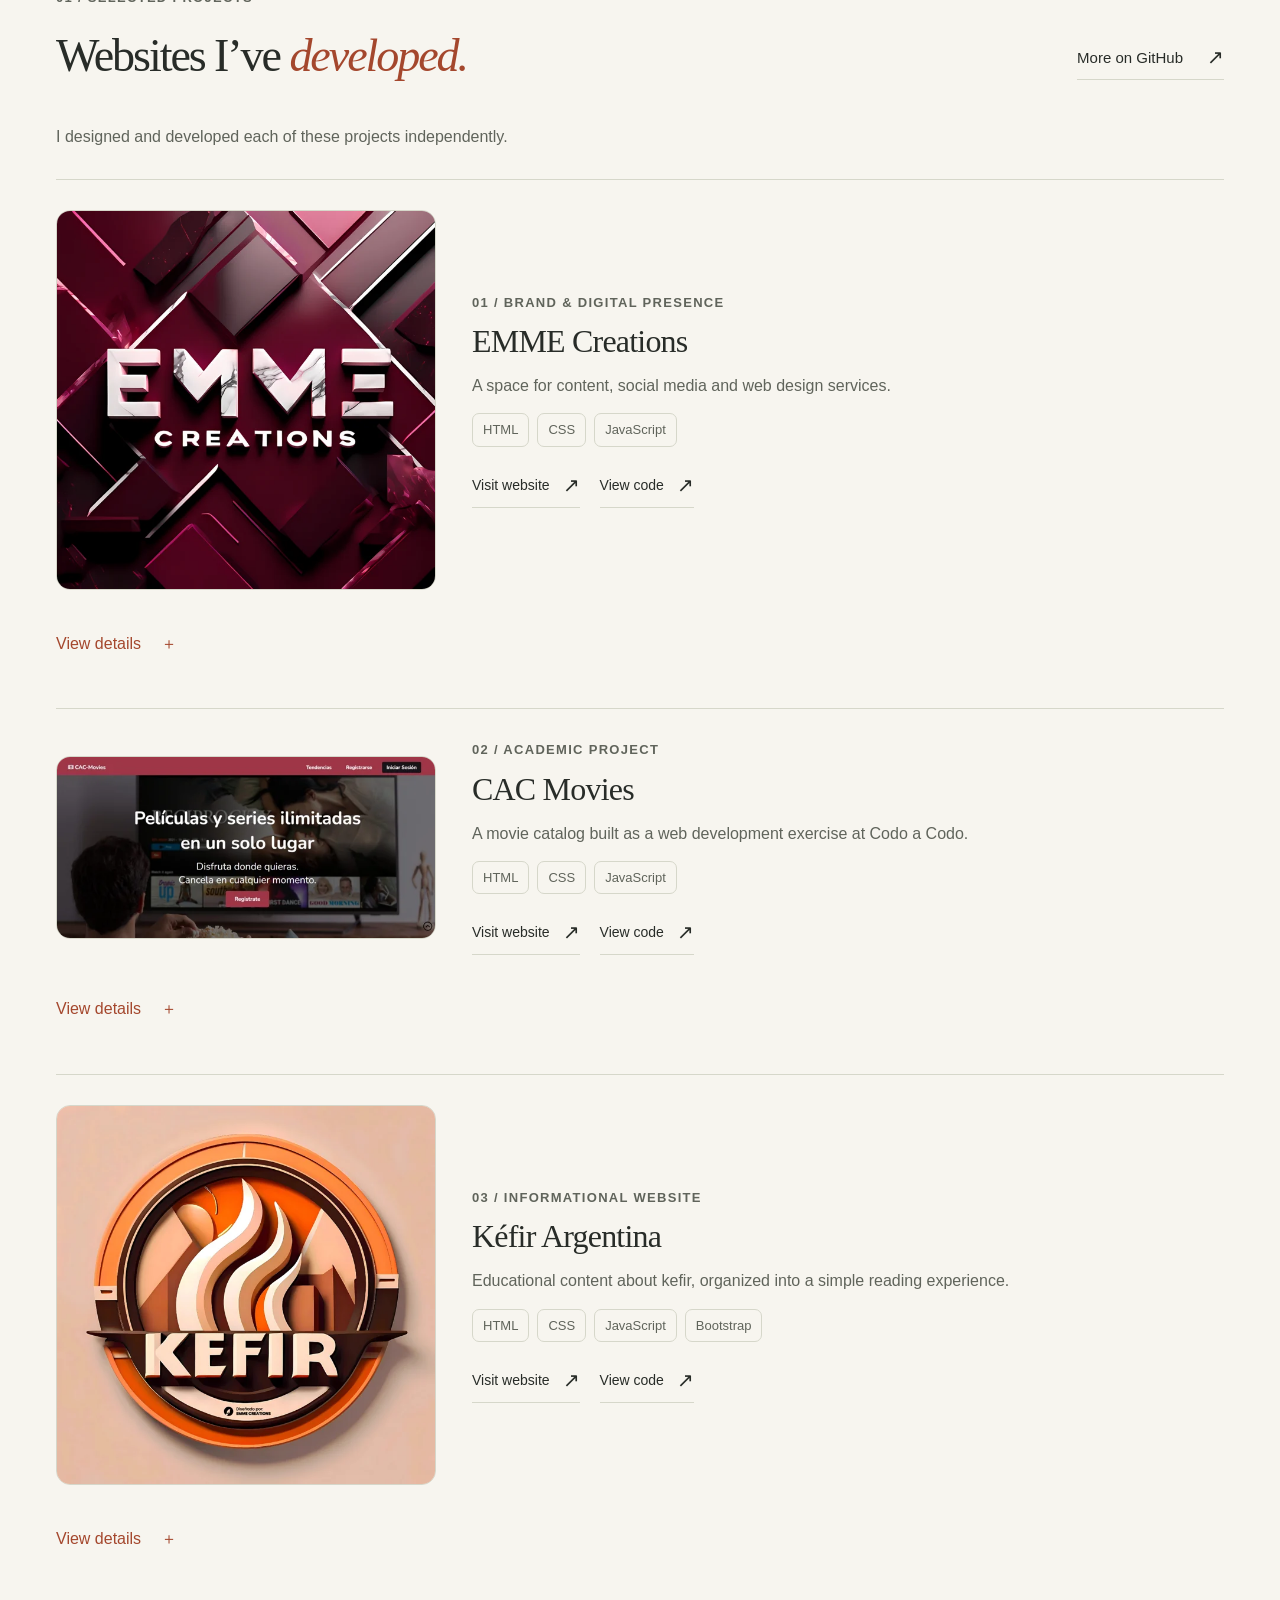
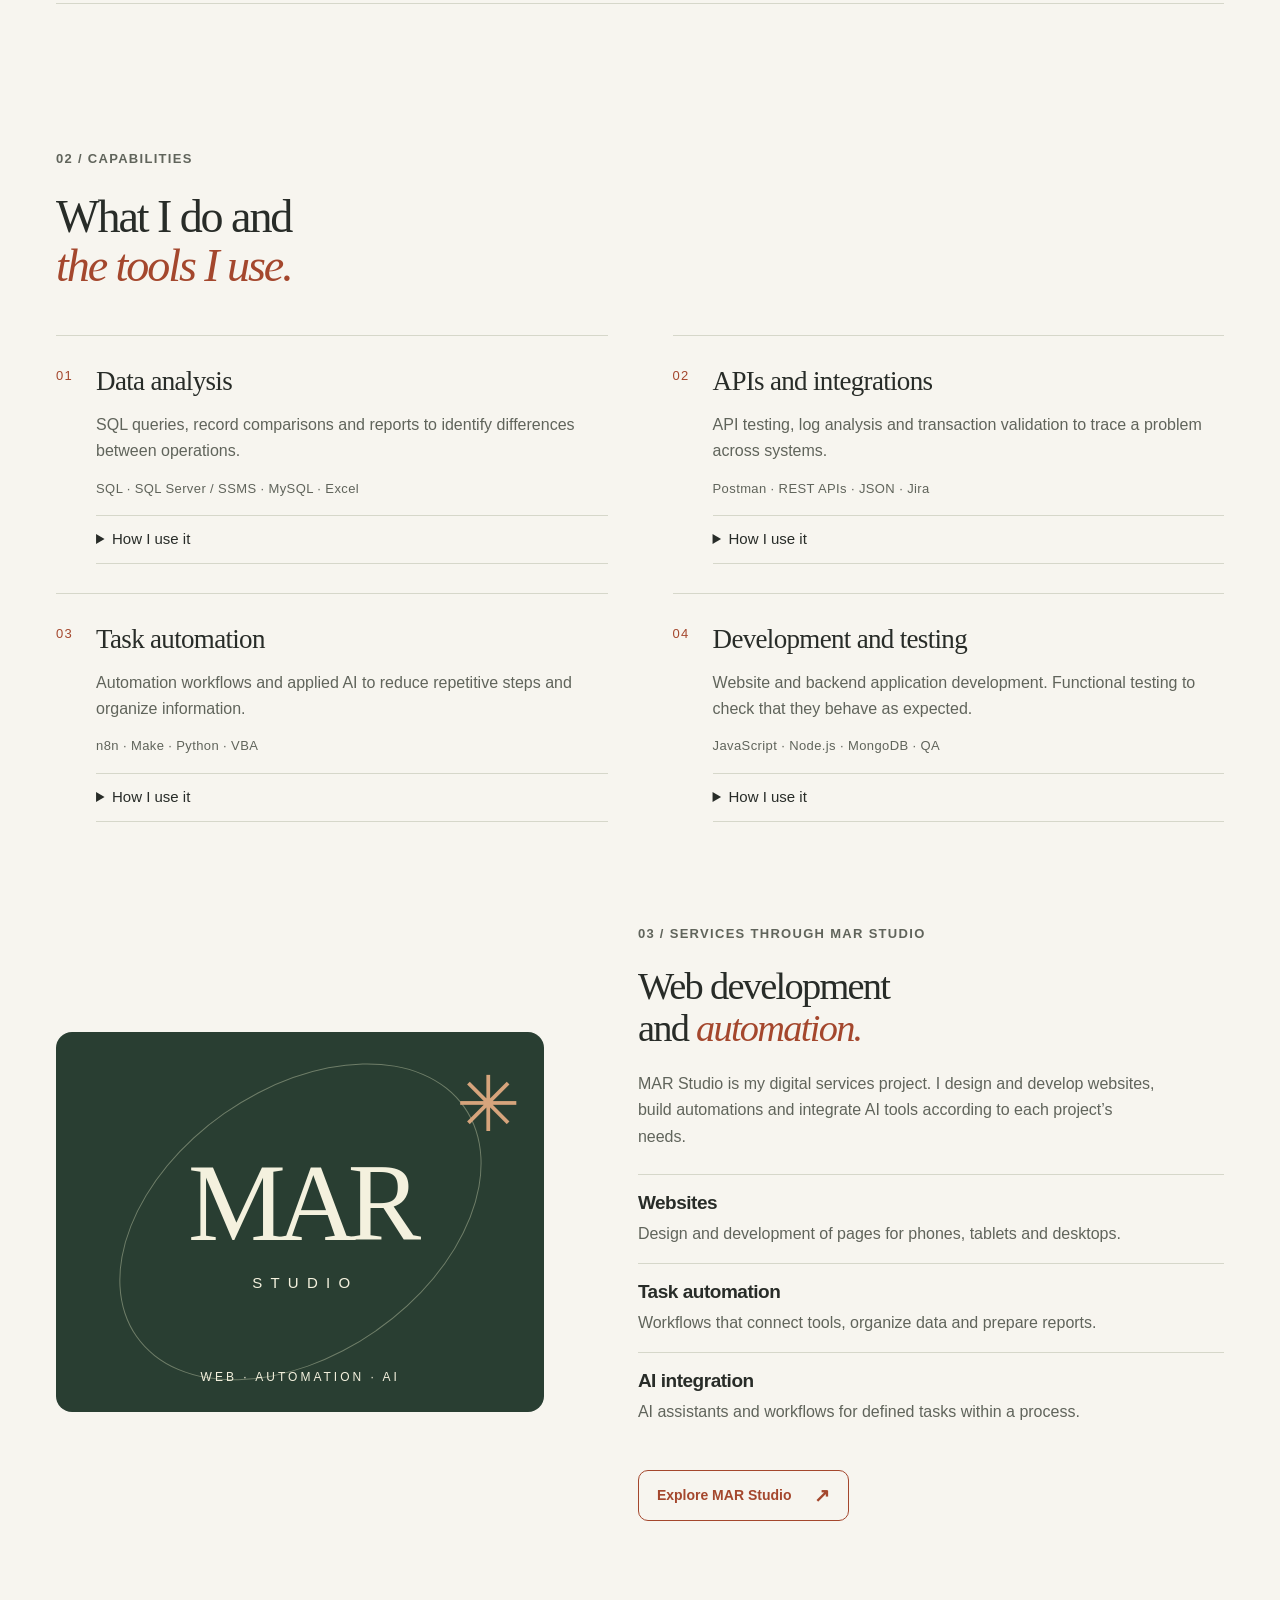
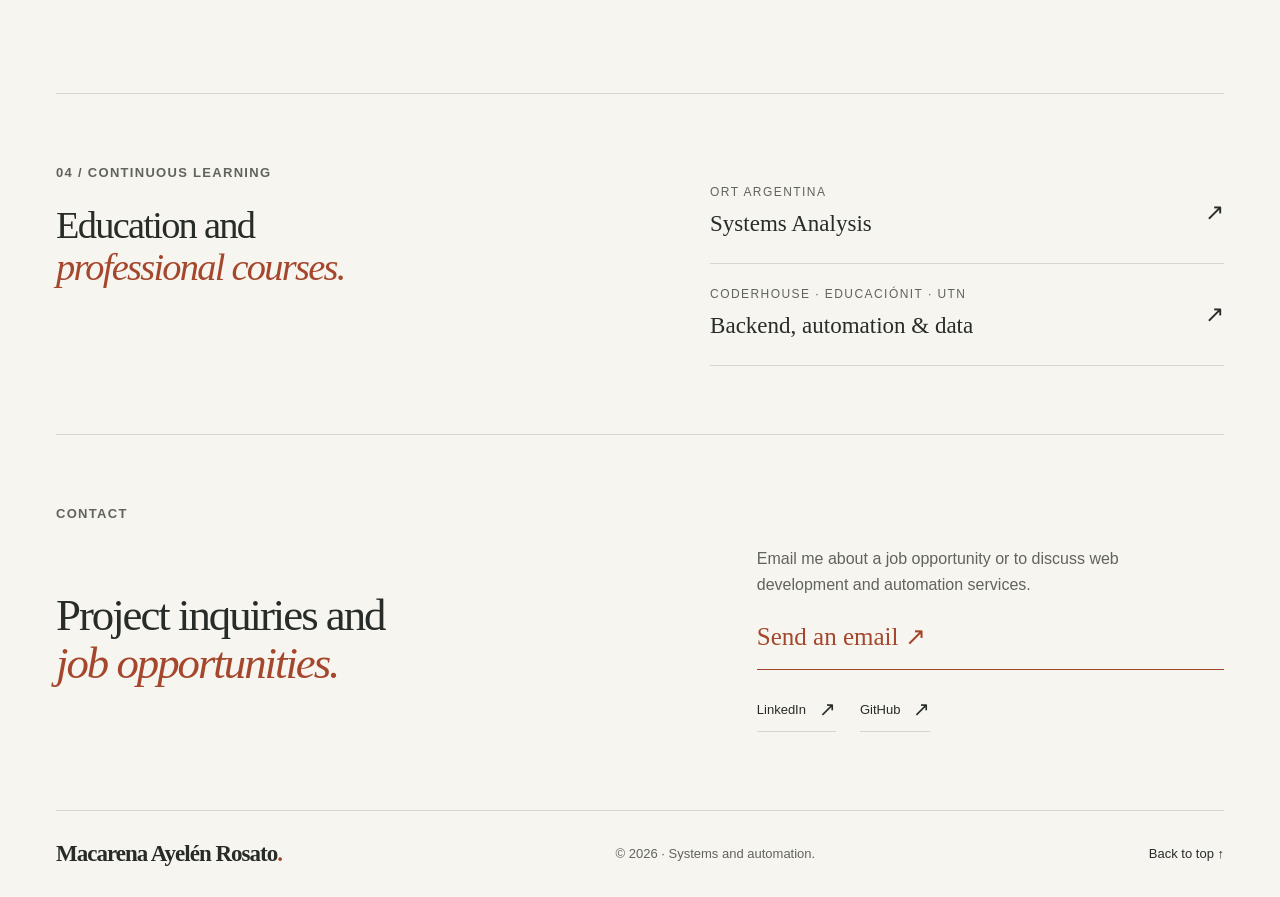
<file: en/chatbot.html>
<!doctype html><html lang="en"><head><meta charset="utf-8"><meta name="viewport" content="width=device-width, initial-scale=1"><meta http-equiv="refresh" content="0; url=index.html#contact"><meta name="robots" content="noindex"><title>Contact | Macarena Ayelén Rosato</title></head><body><a href="index.html#contact">Contact Macarena</a></body></html>
</file>
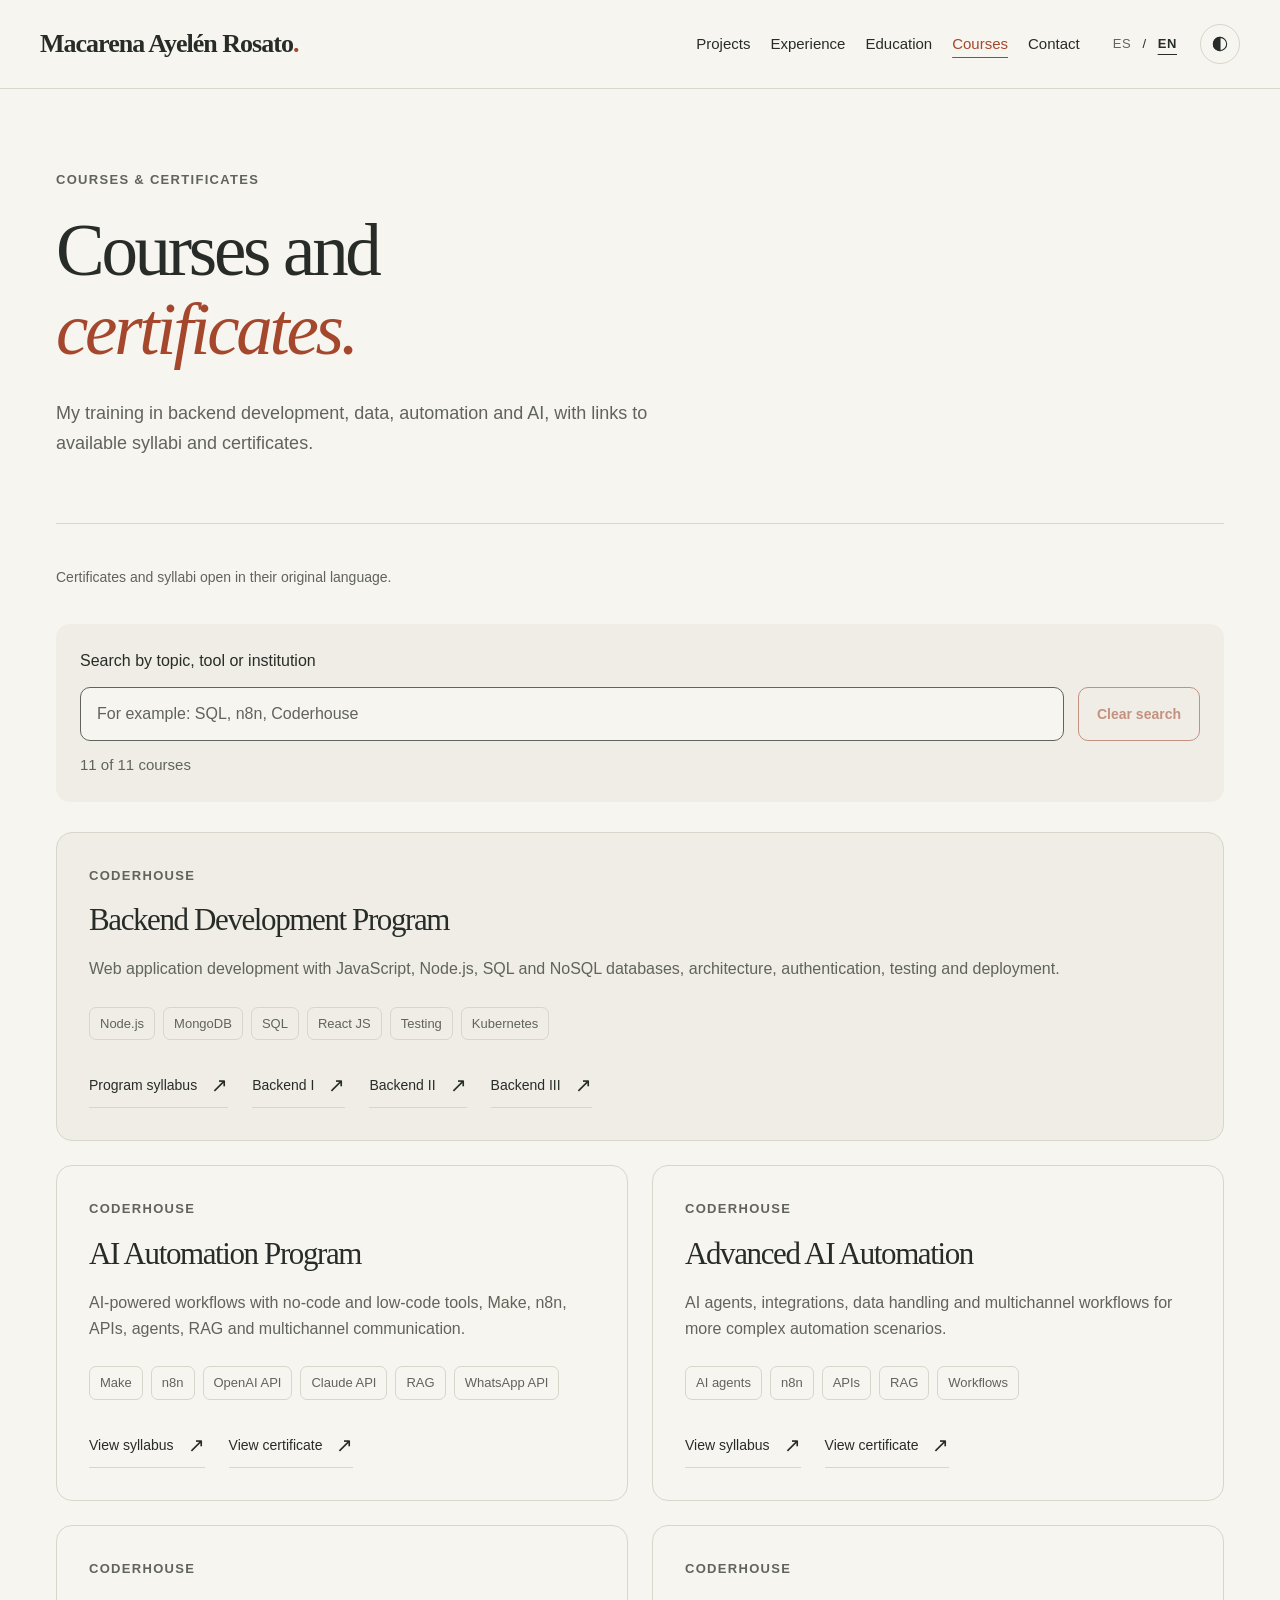
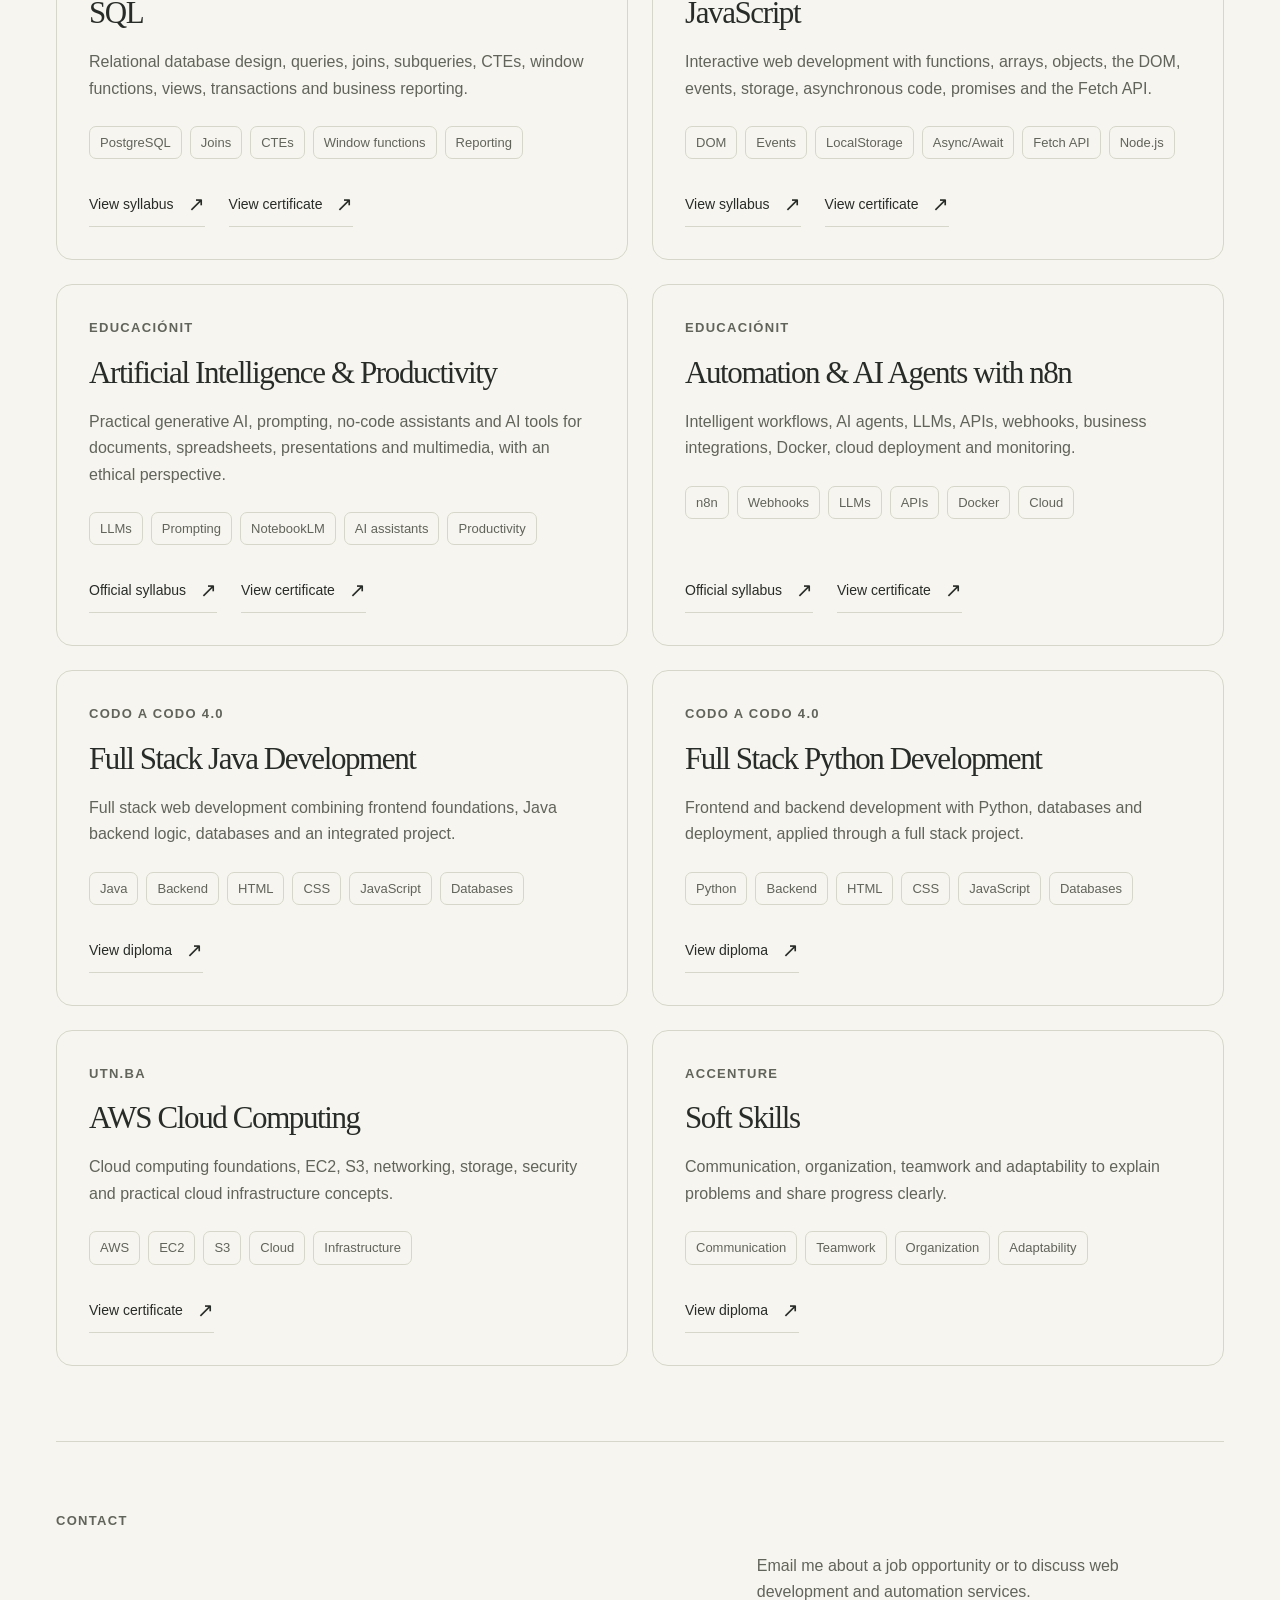
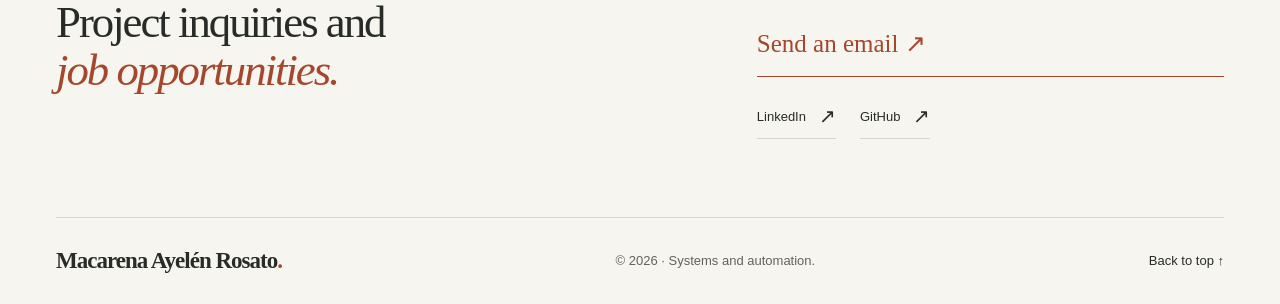
<file: en/courses.html>
<!doctype html>
<html lang="en" data-theme="light">
<head>
<meta charset="utf-8"><meta name="viewport" content="width=device-width, initial-scale=1">
<title>Macarena Ayelén Rosato — Courses & certificates</title>
<meta name="description" content="Macarena Ayelén Rosato’s courses and certificates in backend development, SQL, JavaScript, automation, AI, full stack development and AWS.">
<meta name="color-scheme" content="light dark">

<meta property="og:title" content="Macarena Ayelén Rosato — Courses & certificates"><meta property="og:description" content="Macarena Ayelén Rosato’s courses and certificates in backend development, SQL, JavaScript, automation, AI, full stack development and AWS."><meta property="og:type" content="website">
<meta property="og:locale" content="en_US">
<meta property="og:image" content="https://marosato.github.io/portfolio/img/Logo%20-%20MAR.png">
<link rel="alternate" hreflang="es" href="../courses.html"><link rel="alternate" hreflang="en" href="courses.html"><link rel="alternate" hreflang="x-default" href="../courses.html">
<link rel="icon" href="../img/Logo%20-%20MAR.png">
<link rel="stylesheet" href="../main.css?v=20261124-name"><script src="../script.js" defer></script>
</head><body>
<a class="skip-link" href="#main">Skip to content</a>
<header class="site-header"><div class="header-inner">
<a class="brand" href="index.html" aria-label="Macarena Ayelén Rosato, home">Macarena Ayelén Rosato<span class="brand-dot">.</span></a>
<button class="menu-toggle" hidden type="button" aria-controls="navigation" aria-expanded="false">Menu <span aria-hidden="true">☰</span></button>
<nav id="navigation" aria-label="Main navigation"><a href="index.html#projects">Projects</a><a href="work.html">Experience</a><a href="education.html">Education</a><a href="courses.html" aria-current="page">Courses</a><a href="index.html#contact">Contact</a></nav>
<div class="header-tools"><div class="languages" aria-label="Language"><a href="../courses.html" lang="es" hreflang="es" >ES</a><span aria-hidden="true">/</span><a href="courses.html" lang="en" hreflang="en" aria-current="true">EN</a></div>
<button class="theme-toggle" hidden type="button" aria-label="Switch to dark mode" aria-pressed="false"><svg viewBox="0 0 24 24" width="20" height="20" aria-hidden="true"><circle cx="12" cy="12" r="8"/><path d="M12 4a8 8 0 0 0 0 16Z"/></svg></button></div>
</div></header><main id="main"><section class="page-intro wrap"><p class="eyebrow">Courses & certificates</p><h1>Courses and<br><em>certificates.</em></h1><p class="intro-text">My training in backend development, data, automation and AI, with links to available syllabi and certificates.</p></section><section class="wrap course-section"><p class="document-note">Certificates and syllabi open in their original language.</p><div class="course-search" hidden><label for="course-query">Search by topic, tool or institution</label><div class="search-controls"><input id="course-query" type="search" placeholder="For example: SQL, n8n, Coderhouse" aria-controls="course-results"><button type="button" class="button" data-clear-search>Clear search</button></div><p class="search-count" role="status" aria-live="polite"></p></div><div class="course-grid" id="course-results"><article class="course"><p class="eyebrow">Coderhouse</p><h2>Backend Development Program</h2><p>Web application development with JavaScript, Node.js, SQL and NoSQL databases, architecture, authentication, testing and deployment.</p><ul class="tags"><li>Node.js</li><li>MongoDB</li><li>SQL</li><li>React JS</li><li>Testing</li><li>Kubernetes</li></ul><div class="course-links"><a class="text-link" href="../programs/courses/coderhouse-carrera-desarrollo-backend.pdf" target="_blank" rel="noopener noreferrer">Program syllabus <span aria-hidden="true">↗</span></a><a class="text-link" href="../programs/courses/coderhouse-backend-i.pdf" target="_blank" rel="noopener noreferrer">Backend I <span aria-hidden="true">↗</span></a><a class="text-link" href="../programs/courses/coderhouse-backend-ii.pdf" target="_blank" rel="noopener noreferrer">Backend II <span aria-hidden="true">↗</span></a><a class="text-link" href="../programs/courses/coderhouse-backend-iii.pdf" target="_blank" rel="noopener noreferrer">Backend III <span aria-hidden="true">↗</span></a></div></article><article class="course"><p class="eyebrow">Coderhouse</p><h2>AI Automation Program</h2><p>AI-powered workflows with no-code and low-code tools, Make, n8n, APIs, agents, RAG and multichannel communication.</p><ul class="tags"><li>Make</li><li>n8n</li><li>OpenAI API</li><li>Claude API</li><li>RAG</li><li>WhatsApp API</li></ul><div class="course-links"><a class="text-link" href="../programs/courses/coderhouse-ai-automation.pdf" target="_blank" rel="noopener noreferrer">View syllabus <span aria-hidden="true">↗</span></a><a class="text-link" href="https://drive.google.com/file/d/1BmSvqdtOcbXYjYPlocOmw7Tx4DpnZ-Ql/view?usp=sharing" target="_blank" rel="noopener noreferrer">View certificate <span aria-hidden="true">↗</span></a></div></article><article class="course"><p class="eyebrow">Coderhouse</p><h2>Advanced AI Automation</h2><p>AI agents, integrations, data handling and multichannel workflows for more complex automation scenarios.</p><ul class="tags"><li>AI agents</li><li>n8n</li><li>APIs</li><li>RAG</li><li>Workflows</li></ul><div class="course-links"><a class="text-link" href="../programs/courses/coderhouse-ai-automation.pdf" target="_blank" rel="noopener noreferrer">View syllabus <span aria-hidden="true">↗</span></a><a class="text-link" href="https://drive.google.com/file/d/1867v1nRAgau81fNaGpVOvAe9sGbjE6SY/view?usp=sharing" target="_blank" rel="noopener noreferrer">View certificate <span aria-hidden="true">↗</span></a></div></article><article class="course"><p class="eyebrow">Coderhouse</p><h2>SQL</h2><p>Relational database design, queries, joins, subqueries, CTEs, window functions, views, transactions and business reporting.</p><ul class="tags"><li>PostgreSQL</li><li>Joins</li><li>CTEs</li><li>Window functions</li><li>Reporting</li></ul><div class="course-links"><a class="text-link" href="../programs/courses/coderhouse-sql.pdf" target="_blank" rel="noopener noreferrer">View syllabus <span aria-hidden="true">↗</span></a><a class="text-link" href="https://drive.google.com/file/d/1zOt8H4T-b4TeFVYAg548Gee37lQcRkWD/view?usp=sharing" target="_blank" rel="noopener noreferrer">View certificate <span aria-hidden="true">↗</span></a></div></article><article class="course"><p class="eyebrow">Coderhouse</p><h2>JavaScript</h2><p>Interactive web development with functions, arrays, objects, the DOM, events, storage, asynchronous code, promises and the Fetch API.</p><ul class="tags"><li>DOM</li><li>Events</li><li>LocalStorage</li><li>Async/Await</li><li>Fetch API</li><li>Node.js</li></ul><div class="course-links"><a class="text-link" href="../programs/courses/coderhouse-javascript.pdf" target="_blank" rel="noopener noreferrer">View syllabus <span aria-hidden="true">↗</span></a><a class="text-link" href="https://drive.google.com/file/d/1AMdWbwK16uSP97J0DsYzWo1X0Vul1etM/view?usp=sharing" target="_blank" rel="noopener noreferrer">View certificate <span aria-hidden="true">↗</span></a></div></article><article class="course"><p class="eyebrow">EducaciónIT</p><h2>Artificial Intelligence & Productivity</h2><p>Practical generative AI, prompting, no-code assistants and AI tools for documents, spreadsheets, presentations and multimedia, with an ethical perspective.</p><ul class="tags"><li>LLMs</li><li>Prompting</li><li>NotebookLM</li><li>AI assistants</li><li>Productivity</li></ul><div class="course-links"><a class="text-link" href="https://www.educacionit.com/curso-de-inteligencia-artificial-y-productividad" target="_blank" rel="noopener noreferrer">Official syllabus <span aria-hidden="true">↗</span></a><a class="text-link" href="https://drive.google.com/file/d/1DOI1rTPgRzK2BRIGEVPJRZQDQ6onFU-9/view?usp=sharing" target="_blank" rel="noopener noreferrer">View certificate <span aria-hidden="true">↗</span></a></div></article><article class="course"><p class="eyebrow">EducaciónIT</p><h2>Automation & AI Agents with n8n</h2><p>Intelligent workflows, AI agents, LLMs, APIs, webhooks, business integrations, Docker, cloud deployment and monitoring.</p><ul class="tags"><li>n8n</li><li>Webhooks</li><li>LLMs</li><li>APIs</li><li>Docker</li><li>Cloud</li></ul><div class="course-links"><a class="text-link" href="https://www.educacionit.com/curso-de-automatizacion-y-agentes-ia-con-n8n" target="_blank" rel="noopener noreferrer">Official syllabus <span aria-hidden="true">↗</span></a><a class="text-link" href="https://drive.google.com/file/d/1ZNJXrRq-eDBTvG-M9agVnVap3oYLXXwf/view?usp=sharing" target="_blank" rel="noopener noreferrer">View certificate <span aria-hidden="true">↗</span></a></div></article><article class="course"><p class="eyebrow">Codo a Codo 4.0</p><h2>Full Stack Java Development</h2><p>Full stack web development combining frontend foundations, Java backend logic, databases and an integrated project.</p><ul class="tags"><li>Java</li><li>Backend</li><li>HTML</li><li>CSS</li><li>JavaScript</li><li>Databases</li></ul><div class="course-links"><a class="text-link" href="https://drive.google.com/file/d/1ke-i0Sh26L5mIrwQ2ybdQWffPB6xq-KL/view?usp=sharing" target="_blank" rel="noopener noreferrer">View diploma <span aria-hidden="true">↗</span></a></div></article><article class="course"><p class="eyebrow">Codo a Codo 4.0</p><h2>Full Stack Python Development</h2><p>Frontend and backend development with Python, databases and deployment, applied through a full stack project.</p><ul class="tags"><li>Python</li><li>Backend</li><li>HTML</li><li>CSS</li><li>JavaScript</li><li>Databases</li></ul><div class="course-links"><a class="text-link" href="https://drive.google.com/file/d/1RtmGiXOD-t3jRtAb7awJQR_da1gZIypd/view?usp=sharing" target="_blank" rel="noopener noreferrer">View diploma <span aria-hidden="true">↗</span></a></div></article><article class="course"><p class="eyebrow">UTN.BA</p><h2>AWS Cloud Computing</h2><p>Cloud computing foundations, EC2, S3, networking, storage, security and practical cloud infrastructure concepts.</p><ul class="tags"><li>AWS</li><li>EC2</li><li>S3</li><li>Cloud</li><li>Infrastructure</li></ul><div class="course-links"><a class="text-link" href="https://drive.google.com/file/d/1p8z6OlBkHjHP2iImPvj5spo6-GAqqY0F/view?usp=sharing" target="_blank" rel="noopener noreferrer">View certificate <span aria-hidden="true">↗</span></a></div></article><article class="course"><p class="eyebrow">Accenture</p><h2>Soft Skills</h2><p>Communication, organization, teamwork and adaptability to explain problems and share progress clearly.</p><ul class="tags"><li>Communication</li><li>Teamwork</li><li>Organization</li><li>Adaptability</li></ul><div class="course-links"><a class="text-link" href="https://drive.google.com/file/d/1l_wFiEo5tLDrgxcB--im4RdJU8NT9624/view?usp=sharing" target="_blank" rel="noopener noreferrer">View diploma <span aria-hidden="true">↗</span></a></div></article></div></section><section class="contact wrap" id="contact"><p class="eyebrow">Contact</p><div class="contact-grid"><h2>Project inquiries and<br><em>job opportunities.</em></h2><div><p>Email me about a job opportunity or to discuss web development and automation services.</p><a class="contact-mail" href="mailto:rosatomacarena@outlook.com">Send an email <span aria-hidden="true">↗</span></a><div class="social-links"><a class="text-link" href="https://www.linkedin.com/in/macarena-ayelen-rosato/" target="_blank" rel="noopener noreferrer">LinkedIn <span aria-hidden="true">↗</span></a><a class="text-link" href="https://github.com/marosato" target="_blank" rel="noopener noreferrer">GitHub <span aria-hidden="true">↗</span></a></div></div></div></section></main><footer class="site-footer wrap"><a class="brand" href="index.html">Macarena Ayelén Rosato<span class="brand-dot">.</span></a><p>© 2026 · Systems and automation.</p><a href="#main">Back to top <span aria-hidden="true">↑</span></a></footer></body></html>
</file>
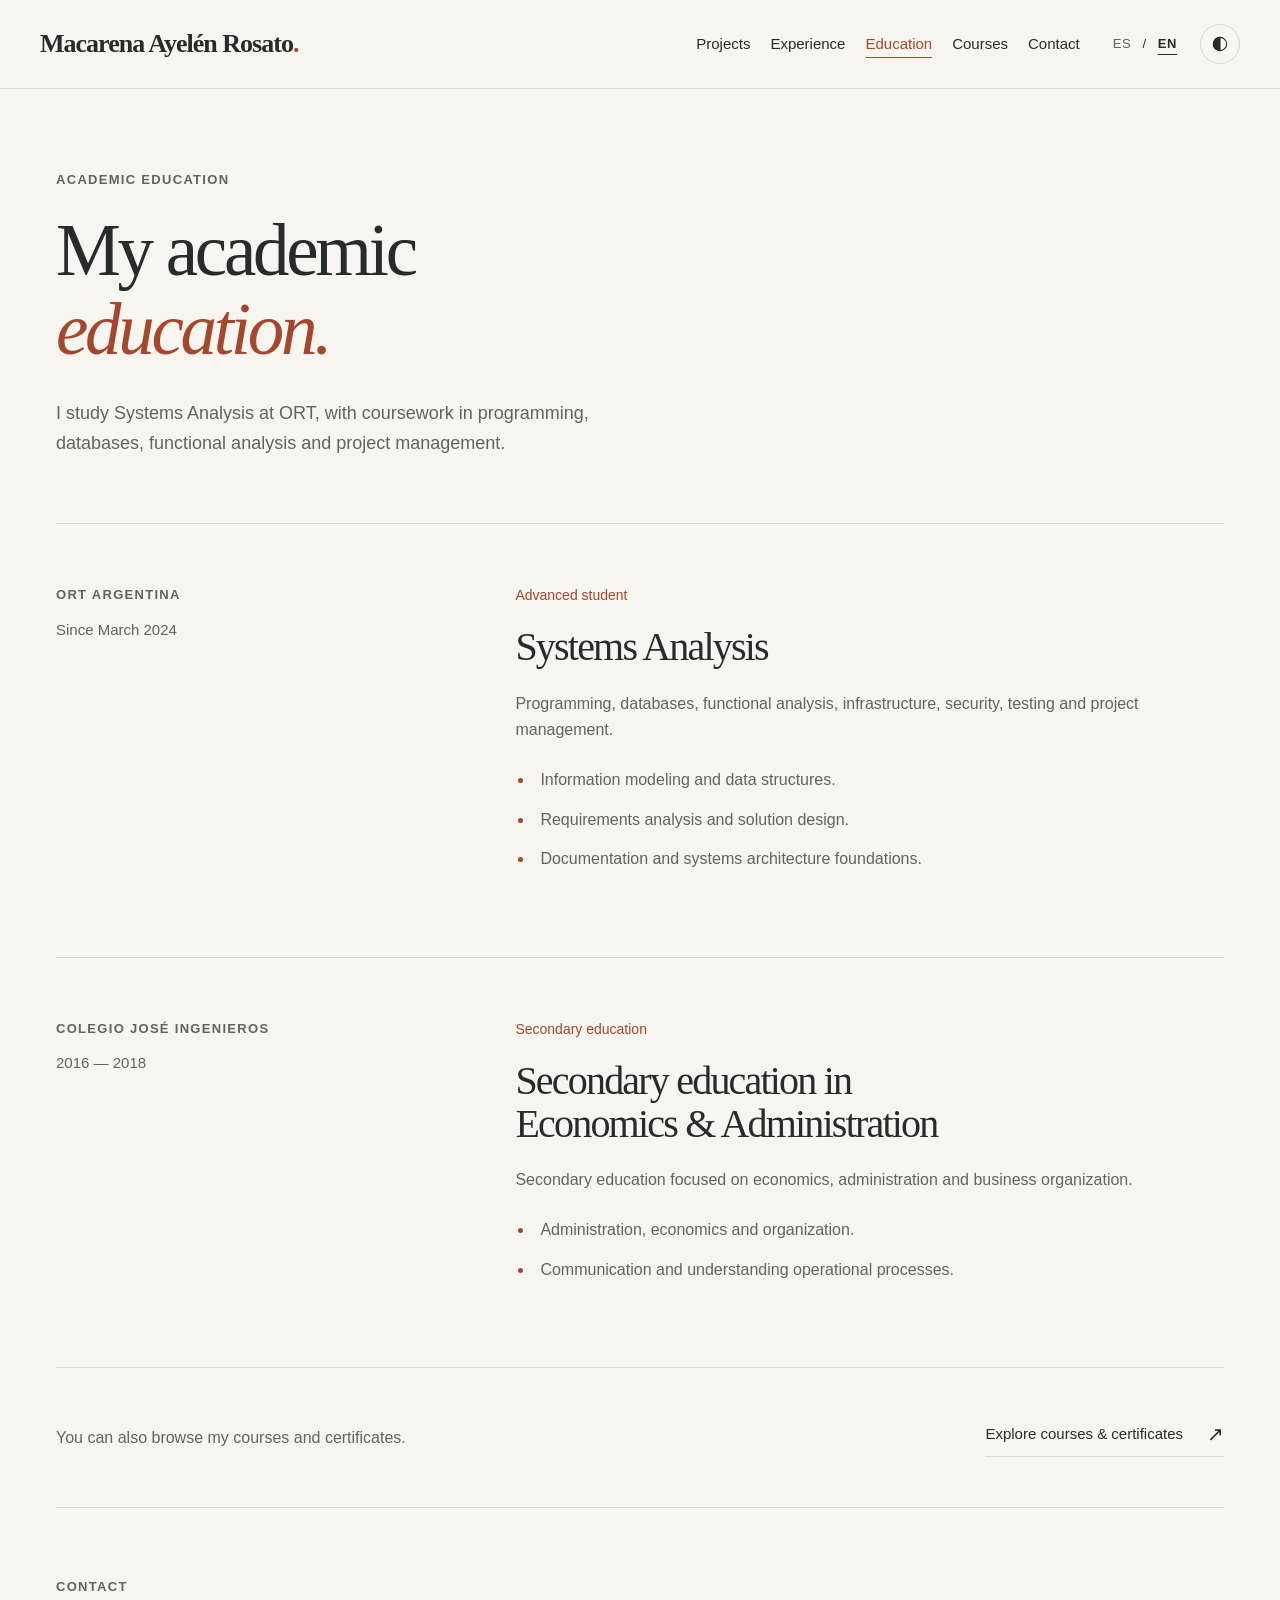
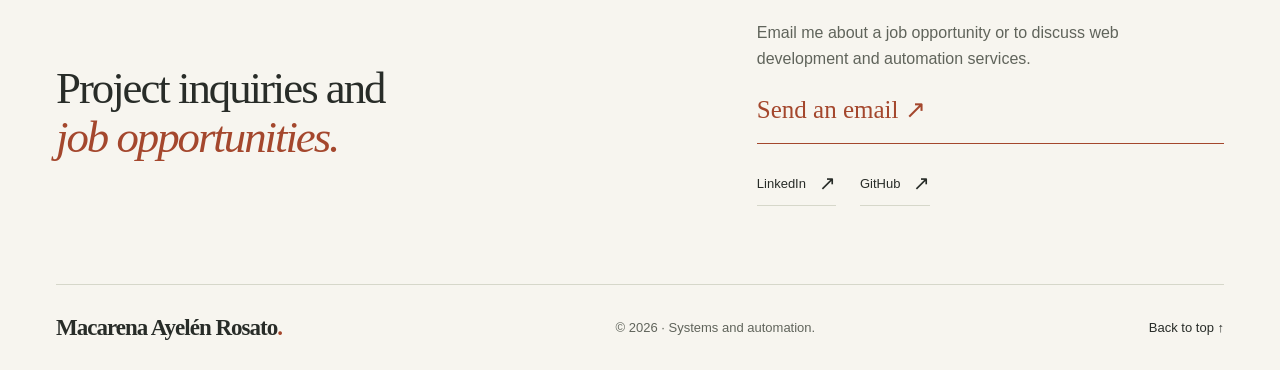
<file: en/education.html>
<!doctype html>
<html lang="en" data-theme="light">
<head>
<meta charset="utf-8"><meta name="viewport" content="width=device-width, initial-scale=1">
<title>Macarena Ayelén Rosato — Education</title>
<meta name="description" content="Macarena Ayelén Rosato’s academic background: Systems Analysis at ORT and secondary education in Economics and Administration.">
<meta name="color-scheme" content="light dark">

<meta property="og:title" content="Macarena Ayelén Rosato — Education"><meta property="og:description" content="Macarena Ayelén Rosato’s academic background: Systems Analysis at ORT and secondary education in Economics and Administration."><meta property="og:type" content="website">
<meta property="og:locale" content="en_US">
<meta property="og:image" content="https://marosato.github.io/portfolio/img/Logo%20-%20MAR.png">
<link rel="alternate" hreflang="es" href="../education.html"><link rel="alternate" hreflang="en" href="education.html"><link rel="alternate" hreflang="x-default" href="../education.html">
<link rel="icon" href="../img/Logo%20-%20MAR.png">
<link rel="stylesheet" href="../main.css?v=20261124-name"><script src="../script.js" defer></script>
</head><body>
<a class="skip-link" href="#main">Skip to content</a>
<header class="site-header"><div class="header-inner">
<a class="brand" href="index.html" aria-label="Macarena Ayelén Rosato, home">Macarena Ayelén Rosato<span class="brand-dot">.</span></a>
<button class="menu-toggle" hidden type="button" aria-controls="navigation" aria-expanded="false">Menu <span aria-hidden="true">☰</span></button>
<nav id="navigation" aria-label="Main navigation"><a href="index.html#projects">Projects</a><a href="work.html">Experience</a><a href="education.html" aria-current="page">Education</a><a href="courses.html">Courses</a><a href="index.html#contact">Contact</a></nav>
<div class="header-tools"><div class="languages" aria-label="Language"><a href="../education.html" lang="es" hreflang="es" >ES</a><span aria-hidden="true">/</span><a href="education.html" lang="en" hreflang="en" aria-current="true">EN</a></div>
<button class="theme-toggle" hidden type="button" aria-label="Switch to dark mode" aria-pressed="false"><svg viewBox="0 0 24 24" width="20" height="20" aria-hidden="true"><circle cx="12" cy="12" r="8"/><path d="M12 4a8 8 0 0 0 0 16Z"/></svg></button></div>
</div></header><main id="main"><section class="page-intro wrap"><p class="eyebrow">Academic education</p><h1>My academic<br><em>education.</em></h1><p class="intro-text">I study Systems Analysis at ORT, with coursework in programming, databases, functional analysis and project management.</p></section><section class="wrap timeline" aria-label="Academic background"><article class="timeline-entry"><div class="timeline-aside"><p class="eyebrow">ORT Argentina</p><p>Since March 2024</p></div><div><p class="status-label">Advanced student</p><h2>Systems Analysis</h2><p class="entry-lead">Programming, databases, functional analysis, infrastructure, security, testing and project management.</p><ul class="detail-list"><li>Information modeling and data structures.</li><li>Requirements analysis and solution design.</li><li>Documentation and systems architecture foundations.</li></ul></div></article><article class="timeline-entry"><div class="timeline-aside"><p class="eyebrow">Colegio José Ingenieros</p><p>2016 — 2018</p></div><div><p class="status-label">Secondary education</p><h2>Secondary education in<br>Economics & Administration</h2><p class="entry-lead">Secondary education focused on economics, administration and business organization.</p><ul class="detail-list"><li>Administration, economics and organization.</li><li>Communication and understanding operational processes.</li></ul></div></article></section><aside class="wrap next-page"><p>You can also browse my courses and certificates.</p><a class="text-link" href="courses.html">Explore courses & certificates <span aria-hidden="true">↗</span></a></aside><section class="contact wrap" id="contact"><p class="eyebrow">Contact</p><div class="contact-grid"><h2>Project inquiries and<br><em>job opportunities.</em></h2><div><p>Email me about a job opportunity or to discuss web development and automation services.</p><a class="contact-mail" href="mailto:rosatomacarena@outlook.com">Send an email <span aria-hidden="true">↗</span></a><div class="social-links"><a class="text-link" href="https://www.linkedin.com/in/macarena-ayelen-rosato/" target="_blank" rel="noopener noreferrer">LinkedIn <span aria-hidden="true">↗</span></a><a class="text-link" href="https://github.com/marosato" target="_blank" rel="noopener noreferrer">GitHub <span aria-hidden="true">↗</span></a></div></div></div></section></main><footer class="site-footer wrap"><a class="brand" href="index.html">Macarena Ayelén Rosato<span class="brand-dot">.</span></a><p>© 2026 · Systems and automation.</p><a href="#main">Back to top <span aria-hidden="true">↑</span></a></footer></body></html>
</file>
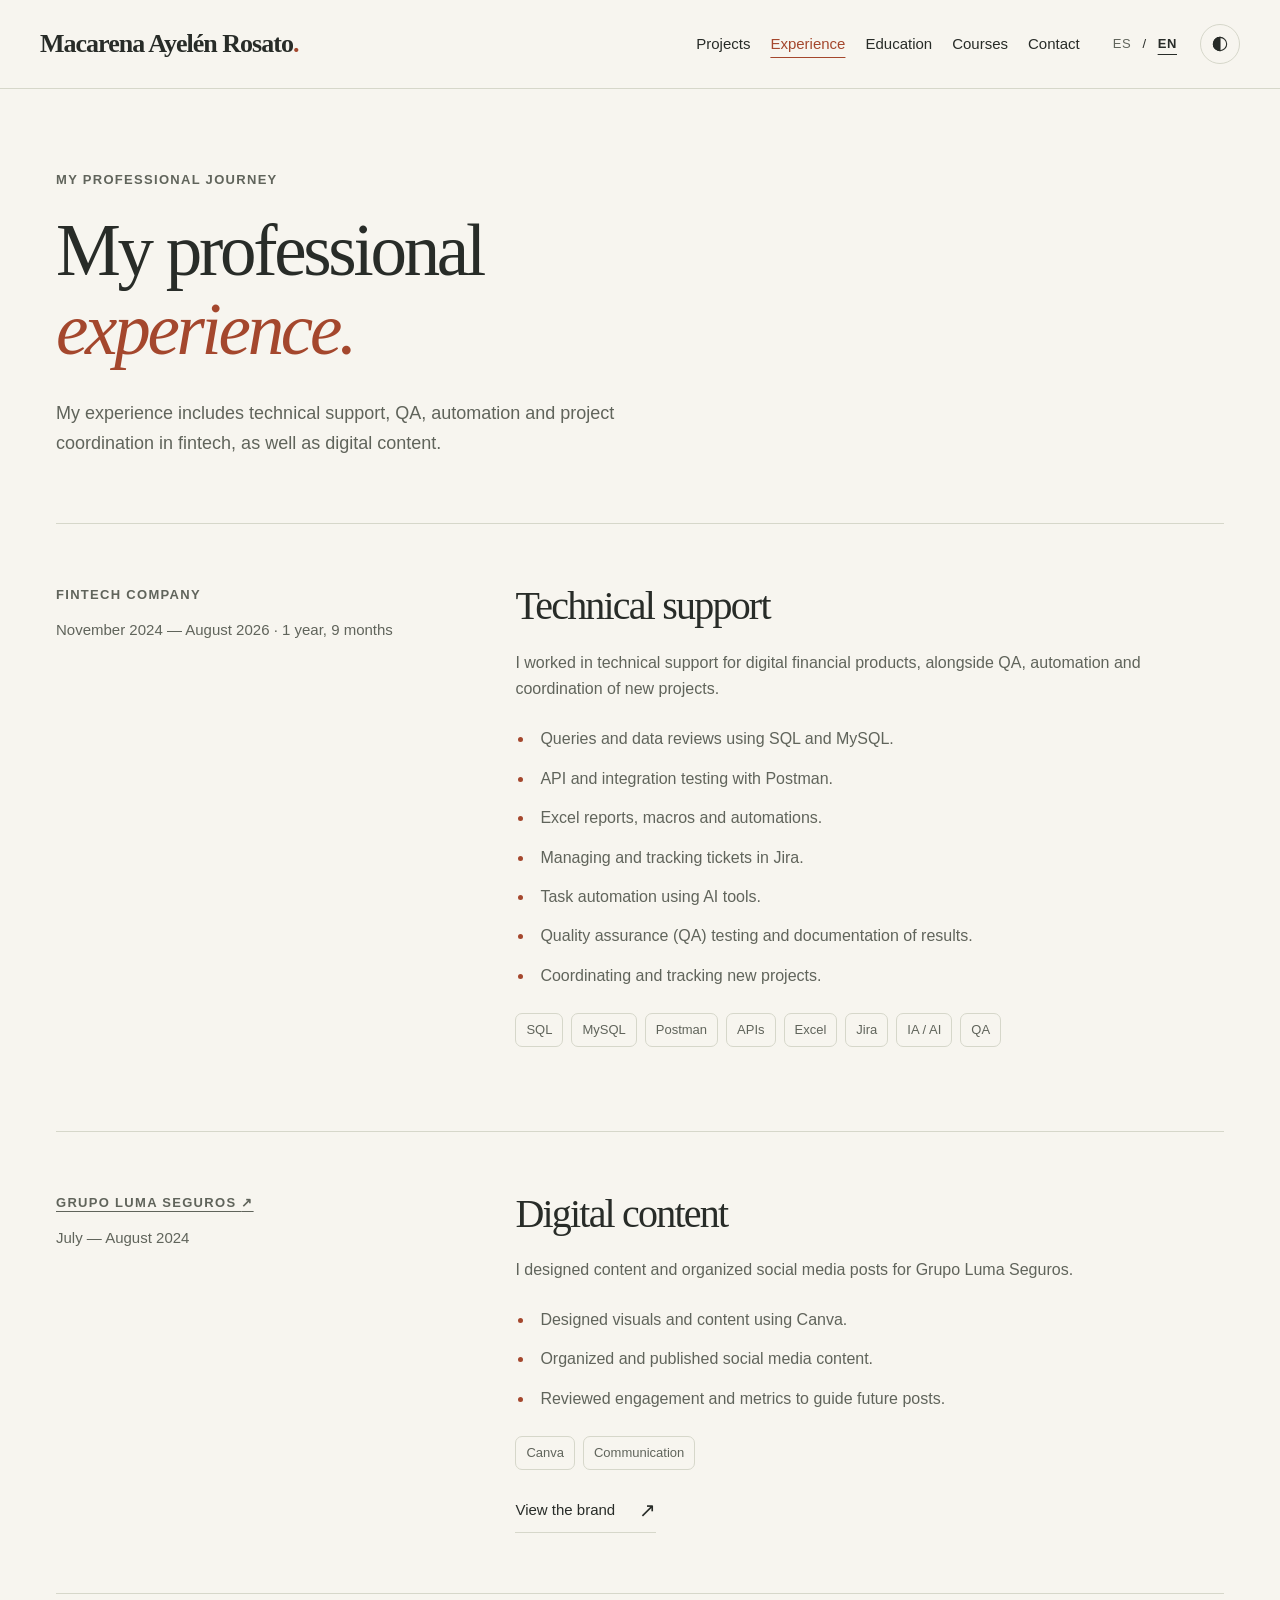
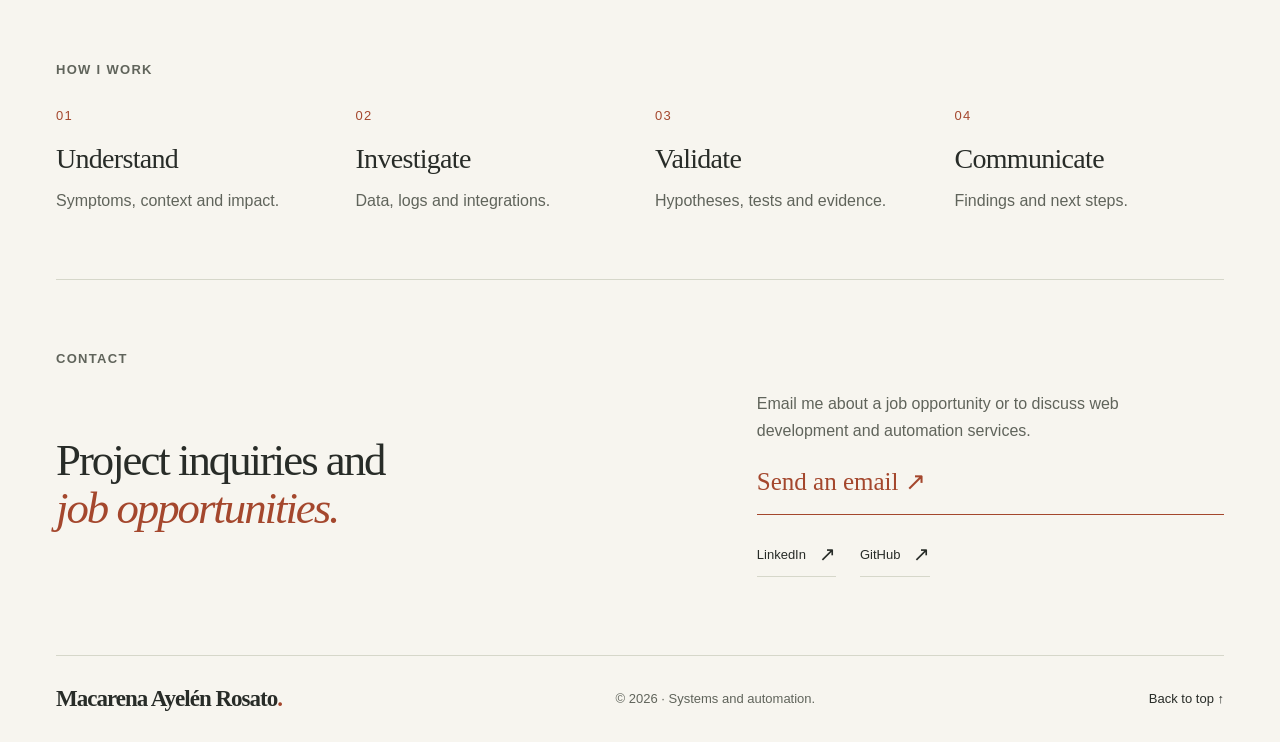
<file: en/work.html>
<!doctype html>
<html lang="en" data-theme="light">
<head>
<meta charset="utf-8"><meta name="viewport" content="width=device-width, initial-scale=1">
<title>Macarena Ayelén Rosato — Experience</title>
<meta name="description" content="Macarena Ayelén Rosato’s experience: technical support, QA, automation and project coordination at a fintech company.">
<meta name="color-scheme" content="light dark">

<meta property="og:title" content="Macarena Ayelén Rosato — Experience"><meta property="og:description" content="Macarena Ayelén Rosato’s experience: technical support, QA, automation and project coordination at a fintech company."><meta property="og:type" content="website">
<meta property="og:locale" content="en_US">
<meta property="og:image" content="https://marosato.github.io/portfolio/img/Logo%20-%20MAR.png">
<link rel="alternate" hreflang="es" href="../work.html"><link rel="alternate" hreflang="en" href="work.html"><link rel="alternate" hreflang="x-default" href="../work.html">
<link rel="icon" href="../img/Logo%20-%20MAR.png">
<link rel="stylesheet" href="../main.css?v=20261124-name"><script src="../script.js" defer></script>
</head><body>
<a class="skip-link" href="#main">Skip to content</a>
<header class="site-header"><div class="header-inner">
<a class="brand" href="index.html" aria-label="Macarena Ayelén Rosato, home">Macarena Ayelén Rosato<span class="brand-dot">.</span></a>
<button class="menu-toggle" hidden type="button" aria-controls="navigation" aria-expanded="false">Menu <span aria-hidden="true">☰</span></button>
<nav id="navigation" aria-label="Main navigation"><a href="index.html#projects">Projects</a><a href="work.html" aria-current="page">Experience</a><a href="education.html">Education</a><a href="courses.html">Courses</a><a href="index.html#contact">Contact</a></nav>
<div class="header-tools"><div class="languages" aria-label="Language"><a href="../work.html" lang="es" hreflang="es" >ES</a><span aria-hidden="true">/</span><a href="work.html" lang="en" hreflang="en" aria-current="true">EN</a></div>
<button class="theme-toggle" hidden type="button" aria-label="Switch to dark mode" aria-pressed="false"><svg viewBox="0 0 24 24" width="20" height="20" aria-hidden="true"><circle cx="12" cy="12" r="8"/><path d="M12 4a8 8 0 0 0 0 16Z"/></svg></button></div>
</div></header><main id="main"><section class="page-intro wrap"><p class="eyebrow">My professional journey</p><h1>My professional<br><em>experience.</em></h1><p class="intro-text">My experience includes technical support, QA, automation and project coordination in fintech, as well as digital content.</p></section><section class="wrap timeline" aria-label="Work history"><article class="timeline-entry" id="job-2"><div class="timeline-aside"><p class="eyebrow">Fintech company</p><p>November 2024 — August 2026 · 1 year, 9 months</p></div><div><h2>Technical support</h2><p class="entry-lead">I worked in technical support for digital financial products, alongside QA, automation and coordination of new projects.</p><ul class="detail-list"><li>Queries and data reviews using SQL and MySQL.</li><li>API and integration testing with Postman.</li><li>Excel reports, macros and automations.</li><li>Managing and tracking tickets in Jira.</li><li>Task automation using AI tools.</li><li>Quality assurance (QA) testing and documentation of results.</li><li>Coordinating and tracking new projects.</li></ul><ul class="tags"><li>SQL</li><li>MySQL</li><li>Postman</li><li>APIs</li><li>Excel</li><li>Jira</li><li>IA / AI</li><li>QA</li></ul></div></article><article class="timeline-entry" id="job-3"><div class="timeline-aside"><p class="eyebrow"><a class="company-link" href="https://www.instagram.com/grupolumaseguros/" target="_blank" rel="noopener noreferrer">Grupo Luma Seguros <span aria-hidden="true">↗</span></a></p><p>July — August 2024</p></div><div><h2>Digital content</h2><p class="entry-lead">I designed content and organized social media posts for Grupo Luma Seguros.</p><ul class="detail-list"><li>Designed visuals and content using Canva.</li><li>Organized and published social media content.</li><li>Reviewed engagement and metrics to guide future posts.</li></ul><ul class="tags"><li>Canva</li><li>Communication</li></ul><a class="text-link" href="https://www.instagram.com/grupolumaseguros/" target="_blank" rel="noopener noreferrer">View the brand <span aria-hidden="true">↗</span></a></div></article></section><section class="wrap process-section"><p class="eyebrow">How I work</p><div class="process-grid"><article><span class="item-number">01</span><h3>Understand</h3><p>Symptoms, context and impact.</p></article><article><span class="item-number">02</span><h3>Investigate</h3><p>Data, logs and integrations.</p></article><article><span class="item-number">03</span><h3>Validate</h3><p>Hypotheses, tests and evidence.</p></article><article><span class="item-number">04</span><h3>Communicate</h3><p>Findings and next steps.</p></article></div></section><section class="contact wrap" id="contact"><p class="eyebrow">Contact</p><div class="contact-grid"><h2>Project inquiries and<br><em>job opportunities.</em></h2><div><p>Email me about a job opportunity or to discuss web development and automation services.</p><a class="contact-mail" href="mailto:rosatomacarena@outlook.com">Send an email <span aria-hidden="true">↗</span></a><div class="social-links"><a class="text-link" href="https://www.linkedin.com/in/macarena-ayelen-rosato/" target="_blank" rel="noopener noreferrer">LinkedIn <span aria-hidden="true">↗</span></a><a class="text-link" href="https://github.com/marosato" target="_blank" rel="noopener noreferrer">GitHub <span aria-hidden="true">↗</span></a></div></div></div></section></main><footer class="site-footer wrap"><a class="brand" href="index.html">Macarena Ayelén Rosato<span class="brand-dot">.</span></a><p>© 2026 · Systems and automation.</p><a href="#main">Back to top <span aria-hidden="true">↑</span></a></footer></body></html>
</file>
<file: main.css>
:root{--bg:#f7f5ef;--paper:#efede5;--text:#282c28;--muted:#60645b;--accent:#a4472d;--line:#d6d7ca;--sage:#e3e7dc;--serif:Georgia,'Times New Roman',serif;--sans:'Segoe UI',Arial,sans-serif;--max:1280px;color-scheme:light}

[data-theme=dark]{--bg:#191e1b;--paper:#232b26;--text:#eeeae0;--muted:#bdc5bb;--accent:#e09a7a;--line:#465348;--sage:#26392f;color-scheme:dark}

*{box-sizing:border-box}
html{scroll-behavior:smooth;scroll-padding-top:110px}
body{margin:0;background:var(--bg);color:var(--text);font-family:var(--sans);font-size:16px;line-height:1.65;-webkit-font-smoothing:antialiased}
a{color:inherit;text-decoration:none}
button{font:inherit;color:inherit}
img{max-width:100%;display:block}
h1,h2,h3,p,figure{margin:0}
h1,h2,h3{font-weight:400}
h1,h2{font-family:var(--serif);line-height:1.08;letter-spacing:-.045em}
h2{font-size:clamp(38px,4vw,57px)}
h3{font-size:25px;line-height:1.25;letter-spacing:-.025em}
em{font-weight:400;color:var(--accent)}
p{color:var(--muted)}
a,button,summary{touch-action:manipulation}
a:focus-visible,button:focus-visible,summary:focus-visible{outline:3px solid var(--accent);outline-offset:5px}
a:hover{color:var(--accent)}
[hidden]{display:none!important}
.wrap{width:min(var(--max),calc(100% - 112px));margin-inline:auto}
.section{padding-block:100px}
.eyebrow{font-size:13px;font-weight:600;letter-spacing:.17em;text-transform:uppercase;color:var(--muted);margin-bottom:22px}
.skip-link{position:fixed;left:16px;top:-100px;padding:12px 20px;background:var(--text);color:var(--bg);z-index:100}
.skip-link:focus{top:12px}
.site-header{position:sticky;top:0;background:var(--bg);border-bottom:1px solid var(--line);z-index:20}
.header-inner{width:min(1440px,calc(100% - 80px));min-height:88px;margin:auto;display:flex;align-items:center;gap:30px}
.brand{font-family:var(--serif);font-size:26px;font-weight:600;white-space:nowrap;letter-spacing:-1px}
.brand-dot{color:var(--accent)}
.header-inner nav{display:flex;gap:26px;align-items:center;margin-left:auto}
.header-inner nav a{font-size:15px;padding-block:8px}
.header-inner nav [aria-current=page]{color:var(--accent);text-decoration:underline;text-underline-offset:8px}
.header-tools{display:flex;align-items:center;gap:20px}
.languages{display:flex;align-items:center;gap:8px;font-size:13px;letter-spacing:.05em}
.languages a{padding:10px 3px}
.languages a:not([aria-current]){color:var(--muted)}
.languages [aria-current]{font-weight:700;text-decoration:underline;text-underline-offset:6px}
.theme-toggle{display:grid;place-items:center;border:1px solid var(--line);border-radius:50%;background:transparent;width:40px;height:40px;cursor:pointer}
.theme-toggle svg{fill:none;stroke:currentColor;stroke-width:1.3}
.theme-toggle path{fill:currentColor}
.menu-toggle{display:none;border:0;background:none;cursor:pointer;padding:10px}
.hero{display:grid;grid-template-columns:1.22fr 1fr;gap:6%;padding-block:78px 66px;align-items:center}
.hero .eyebrow{display:flex;align-items:center;gap:12px;margin-bottom:27px}
.small-line{width:25px;height:1px;background:var(--accent)}
.hero h1{font-size:clamp(55px,5.4vw,81px);margin-left:-4px;letter-spacing:-.055em}
.hero h1>span{white-space:nowrap}
.accent{color:var(--accent)}
.hero-statement{font-family:var(--serif);font-size:clamp(24px,2.3vw,33px);line-height:1.35;color:var(--text);margin-top:29px;letter-spacing:-.03em}
.hero-description{font-size:16px;max-width:435px;margin-top:19px;line-height:1.85}
.hero-actions{display:flex;gap:12px;flex-wrap:wrap;margin-top:30px}
.button{border:1px solid var(--accent);padding:13px 18px;display:inline-flex;gap:23px;justify-content:space-between;align-items:center;color:var(--accent);font-size:14px;font-weight:600;transition:background .2s,color .2s}
.button:hover{background:var(--accent);color:var(--bg)}
.button span{font-size:19px;line-height:1}
.hero-footnote{display:flex;justify-content:space-between;gap:20px;font-size:13px;text-transform:uppercase;letter-spacing:.1em;border-top:1px solid var(--line);padding-top:20px;margin-top:40px;color:var(--muted)}
.hero-footnote a{font-size:13px}
.portrait{background:#e6e4d9;align-self:center;padding:22px 22px 18px;position:relative;color:#303b30;transform:rotate(1.5deg);margin:10px 0 20px}
.portrait-top{display:flex;justify-content:space-between;align-items:center;font-size:9px;letter-spacing:.14em;margin-bottom:16px}
.portrait-top>span:last-child{font-size:25px;line-height:1}
.portrait img{width:100%;height:auto;aspect-ratio:1.13;object-fit:cover;object-position:center 40%;filter:saturate(.82)}
.portrait figcaption{display:flex;justify-content:space-between;align-items:center;padding-top:20px;font-family:var(--serif);font-size:25px;line-height:1.12;font-style:italic;letter-spacing:-.025em}
.portrait-signature{font-size:42px;font-style:normal;letter-spacing:-.08em}
.about{display:grid;grid-template-columns:1fr 2.1fr;gap:8%;padding-block:57px 64px;border-top:1px solid var(--line);border-bottom:1px solid var(--line)}
.about>.eyebrow{padding-top:9px}
.about h2{font-size:clamp(31px,3.2vw,45px)}
.about p:not(.eyebrow){margin-top:23px;max-width:645px;font-size:16px}
.section-heading{display:flex;justify-content:space-between;gap:30px;align-items:end;margin-bottom:44px}
.section-heading h2{font-size:clamp(37px,3.6vw,52px)}
.text-link{font-size:15px;display:inline-flex;align-items:center;gap:24px;padding-bottom:5px;border-bottom:1px solid var(--line);width:fit-content}
.text-link span{font-size:20px}
.project-grid{display:grid;grid-template-columns:repeat(3,minmax(0,1fr));gap:28px}
.project-art{height:255px;position:relative;display:flex;align-items:center;justify-content:center;overflow:hidden}
.project-art.emme{background:#e8e1d7}
.project-art.movies{background:#23332b}
.project-art.kefir{background:#e5e8dc}
.project-art img{width:70%;height:70%;object-fit:contain;transition:transform .4s}
.project-art.movies img{width:100%;height:100%;object-fit:cover;opacity:.83}
.project:hover .project-art img{transform:scale(1.035)}
.project-index{position:absolute;left:17px;top:12px;font-size:13px;z-index:1;color:#29332a}
.movies .project-index{color:white;text-shadow:0 1px 4px #000}
.project-art-label{position:absolute;bottom:13px;left:17px;font-size:12px;text-transform:uppercase;letter-spacing:.12em;color:#28372c;background:#f7f5efe6;padding:4px 8px}
.project-caption{padding-top:23px}
.project-caption .eyebrow{margin-bottom:10px;font-size:12px}
.project-caption h3{font-family:var(--serif);font-size:29px;margin-bottom:12px}
.project-caption>p:not(.eyebrow){font-size:16px;min-height:70px}
.project-links{display:flex;gap:23px;flex-wrap:wrap;margin-top:22px}
.project-links .text-link{font-size:14px;gap:13px}
details{margin-top:16px;font-size:14px;border-block:1px solid var(--line);padding-block:11px}
summary{cursor:pointer;color:var(--text)}
details p{margin-top:12px}
.experience-band{background:var(--sage);padding-block:75px}
.experience-grid{display:grid;grid-template-columns:1fr 1fr;gap:12%}
.experience-grid h2{font-size:clamp(38px,4vw,57px)}
.experience-copy{padding-top:6px}
.experience-copy .eyebrow{margin-bottom:14px}
.experience-copy h3{font-family:var(--serif);font-size:33px;margin-bottom:15px}
.experience-copy>p:not(.eyebrow){font-size:16px}
.tags{padding:0;margin:24px 0;list-style:none;display:flex;flex-wrap:wrap;gap:8px}
.tags li{font-size:13px;padding:5px 10px;border:1px solid var(--line);border-radius:2px;color:var(--muted)}
.capabilities{display:grid;grid-template-columns:1fr 1fr;column-gap:65px}
.capability{display:flex;gap:23px;border-top:1px solid var(--line);padding:29px 0;align-items:start}
.item-number{font-size:13px;color:var(--accent);letter-spacing:.1em}
.capability h3{font-family:var(--serif);font-size:27px}
.capability p{font-size:16px;margin-top:13px}
.tool-line{font-size:13px!important;color:var(--muted);letter-spacing:.03em}
.capability-mark{font-size:28px;color:var(--accent);margin-left:auto;line-height:1}
.studio{display:grid;grid-template-columns:1fr 1.2fr;gap:8%;align-items:center;padding-bottom:100px}
.studio-art{background:#293e32;min-height:380px;color:#f4f1de;display:flex;align-items:center;justify-content:center;position:relative;overflow:hidden}
.studio-word{font-family:var(--serif);font-size:110px;line-height:.9;letter-spacing:-.08em;z-index:1;text-align:center}
.studio-word>span{font-family:var(--sans);display:block;font-size:15px;letter-spacing:.55em;margin-top:23px;margin-left:10px}
.studio-orbit{position:absolute;width:82%;height:70%;border:1px solid #bac3a37a;border-radius:50%;transform:rotate(-35deg)}
.studio-star{position:absolute;font-size:77px;right:23px;top:9px;color:#d6a47c}
.studio-art-note{position:absolute;bottom:24px;font-size:12px;letter-spacing:.25em}
.studio-copy h2{font-size:clamp(34px,3.4vw,49px)}
.studio-copy>p:not(.eyebrow){margin-top:22px;font-size:16px;max-width:520px}
.studio-button{margin-top:4px}
.learning{display:grid;grid-template-columns:1fr 1fr;gap:12%;border-top:1px solid var(--line);padding-block:68px}
.learning h2{font-size:40px}
.learning-row{display:flex;align-items:center;justify-content:space-between;gap:20px;padding:22px 0;border-bottom:1px solid var(--line);font-family:var(--serif);font-size:23px;line-height:1.4}
.learning-row small{display:block;font-family:var(--sans);font-size:12px;letter-spacing:.12em;color:var(--muted);margin-bottom:8px}
.learning-row>span:last-child{font-family:var(--sans);font-size:23px}
.contact{padding-block:68px 78px;border-top:1px solid var(--line)}
.contact-grid{display:grid;grid-template-columns:1.25fr 1fr;gap:10%;align-items:center}
.contact h2{font-size:clamp(35px,3.5vw,51px)}
.contact p:not(.eyebrow){font-size:16px;max-width:410px}
.contact-mail{display:flex;align-items:center;justify-content:space-between;border-bottom:1px solid var(--accent);font-family:var(--serif);font-size:29px;color:var(--accent);padding-block:17px 12px}
.social-links{display:flex;flex-wrap:wrap;gap:24px;margin-top:23px}
.social-links .text-link{font-size:13px;gap:13px}
.site-footer{border-top:1px solid var(--line);padding-block:29px;display:flex;align-items:center;justify-content:space-between;gap:25px}
.site-footer .brand{font-size:23px}
.site-footer p,.site-footer>a:last-child{font-size:13px}
.anchor-alias{display:block;position:relative;scroll-margin-top:100px}
.page-intro{padding-block:80px 65px;border-bottom:1px solid var(--line)}
.page-intro h1{font-size:clamp(49px,5.7vw,79px);max-width:1050px}
.intro-text{font-size:18px;max-width:610px;margin-top:29px}
.timeline-entry{display:grid;grid-template-columns:1fr 2fr;gap:9%;padding-block:60px;border-bottom:1px solid var(--line)}
.timeline-aside p:not(.eyebrow){font-size:15px}
.timeline-aside .eyebrow{margin-bottom:12px}
.timeline-entry h2{font-size:40px}
.entry-lead{margin-top:22px;max-width:730px}
.detail-list{padding-left:19px;color:var(--muted);font-size:16px;margin-block:24px}
.detail-list li{padding-left:6px;margin-bottom:13px}
.detail-list li::marker{color:var(--accent)}
.process-section{padding-block:65px}
.process-grid{display:grid;grid-template-columns:repeat(4,1fr);gap:30px}
.process-grid h3{font-family:var(--serif);font-size:28px;margin-block:12px}
.process-grid p{font-size:16px}
.status-label{font-size:14px;color:var(--accent);margin-bottom:18px}
.next-page{padding-block:50px;display:flex;gap:30px;align-items:center;justify-content:space-between}
.course-section{padding-block:42px 75px}
.document-note{font-size:14px;margin-bottom:35px}
.course-grid{display:grid;grid-template-columns:1fr 1fr;gap:24px}
.course{border:1px solid var(--line);padding:32px;display:flex;flex-direction:column}
.course:first-child{grid-column:1/-1;background:var(--paper)}
.course .eyebrow{margin-bottom:16px}
.course h2{font-size:31px;line-height:1.16;margin-bottom:18px}
.course>p:not(.eyebrow){font-size:16px}
.course-links{display:flex;flex-wrap:wrap;gap:14px 24px;margin-top:auto;padding-top:5px}
.course-links .text-link{font-size:14px;gap:14px}

@media(min-width:1100px){.hero-copy{animation:arrive .65s ease-out both}
.portrait{animation:portrait-arrive .8s ease-out both}
}
@keyframes arrive{from{opacity:0;transform:translateY(10px)}
to{opacity:1;transform:translateY(0)}
}
@keyframes portrait-arrive{from{opacity:0;transform:translateY(10px) rotate(1.5deg)}
to{opacity:1;transform:translateY(0) rotate(1.5deg)}
}

@media(min-width:1550px){.hero{padding-block:95px 80px}
.hero h1{font-size:86px}
.portrait img{aspect-ratio:1.08}
}

@media(max-width:1100px){.header-inner{gap:20px;width:calc(100% - 48px)}
.header-inner nav{gap:17px}
.brand{font-size:23px}
.header-tools{gap:12px}
.wrap{width:calc(100% - 72px)}
.hero{gap:5%;padding-top:60px}
.hero h1{font-size:59px}
.hero-actions{gap:10px}
.button{padding:12px;font-size:13px;gap:14px}
.portrait{padding:17px}
.portrait img{aspect-ratio:.95}
.project-grid{gap:20px}
.project-art{height:210px}
.capabilities{column-gap:35px}
.studio-art{min-height:340px}
}

@media(max-width:900px){.header-inner{flex-wrap:wrap;gap:14px;min-height:76px;padding-block:12px}
.header-tools{margin-left:auto}
.header-inner nav{order:4;flex-basis:100%;justify-content:center;flex-wrap:wrap;margin:0;padding:10px 0}
.menu-toggle:not([hidden]){display:block;margin-left:auto}
.menu-toggle:not([hidden])~nav{display:none}
.menu-toggle[aria-expanded=true]~nav{display:flex}
.header-tools{margin-left:0}
.hero h1{font-size:48px}
.hero-description{font-size:16px}
.hero-footnote{flex-direction:column;gap:9px}
.hero-statement{font-size:25px}
.portrait img{aspect-ratio:.83}
.portrait figcaption{font-size:22px}
.portrait-signature{font-size:33px}
.hero-actions{flex-direction:column;align-items:start}
.hero-actions .button{min-width:210px}
.project-art{height:185px}
.project-caption h3{font-size:25px}
.project-caption>p:not(.eyebrow){min-height:95px}
.experience-grid{gap:8%}
.studio{gap:6%}
.studio-art{min-height:340px}
.studio-word{font-size:90px}
.learning{gap:7%}
.contact-grid{gap:8%}
.site-footer{flex-wrap:wrap}
}

@media(max-width:760px){html{scroll-padding-top:100px}
.wrap{width:calc(100% - 40px)}
.header-inner{width:calc(100% - 32px);gap:10px}
.brand{font-size:23px}
.theme-toggle{width:36px;height:36px}
.header-tools{gap:9px}
.menu-toggle{font-size:14px;padding:8px 4px}
.languages{font-size:13px;gap:4px}
.hero{grid-template-columns:1fr;padding-block:43px 46px;gap:36px}
.hero h1{font-size:clamp(45px,8.8vw,67px)}
.hero .eyebrow{font-size:12px;margin-bottom:23px}
.hero-statement{font-size:29px;margin-top:24px}
.hero-description{max-width:500px;font-size:16px}
.hero-actions{flex-direction:row;margin-top:26px;gap:10px}
.hero-actions .button{min-width:0;font-size:13px;padding:12px;gap:12px}
.hero-footnote{flex-direction:row;margin-top:29px;font-size:12px}
.hero-footnote a{font-size:12px}
.portrait{width:calc(100% - 16px);max-width:470px;justify-self:center;margin:0;transform:rotate(1deg);padding:18px}
.portrait img{aspect-ratio:1.25;object-position:center 36%}
.portrait figcaption{font-size:25px}
.portrait-signature{font-size:37px}
.portrait-top{font-size:8px}
.about{grid-template-columns:1fr;gap:8px;padding-block:39px}
.about h2{font-size:36px}
.about p:not(.eyebrow){font-size:16px}
.section{padding-block:59px}
.section-heading{align-items:start;flex-direction:column;gap:22px;margin-bottom:31px}
.section-heading h2{font-size:39px}
.section-heading .eyebrow{margin-bottom:15px}
.project-grid{grid-template-columns:1fr;gap:37px}
.project-art{height:285px}
.project-art img{max-width:80%}
.project-art.movies img{max-width:100%}
.project-caption>p:not(.eyebrow){min-height:0;max-width:530px}
.project-caption h3{font-size:30px}
.project-caption{padding-top:21px}
.experience-band{padding-block:46px}
.experience-grid{grid-template-columns:1fr;gap:31px}
.experience-grid h2{font-size:43px}
.experience-copy{padding:0}
.capabilities{grid-template-columns:1fr}
.capability{gap:19px;padding-block:24px}
.capability h3{font-size:28px}
.studio{grid-template-columns:1fr;gap:36px;padding-bottom:55px}
.studio-art{min-height:325px;max-width:470px;width:100%;margin:auto}
.studio-word{font-size:115px}
.studio-copy h2{font-size:39px}
.learning{grid-template-columns:1fr;gap:22px;padding-block:45px}
.learning h2{font-size:37px}
.learning-row{font-size:25px}
.contact{padding-block:45px 48px}
.contact-grid{grid-template-columns:1fr;gap:27px}
.contact h2{font-size:39px}
.contact p:not(.eyebrow){max-width:500px}
.contact-mail{max-width:500px}
.site-footer{gap:18px;padding-block:25px}
.site-footer p{order:3;flex-basis:100%}
.page-intro{padding-block:46px}
.page-intro h1{font-size:49px}
.intro-text{font-size:16px;margin-top:24px}
.timeline-entry{grid-template-columns:1fr;gap:24px;padding-block:35px}
.timeline-entry h2{font-size:34px}
.timeline-aside .eyebrow{margin-bottom:6px}
.entry-lead{font-size:16px}
.process-section{padding-block:45px}
.process-grid{grid-template-columns:1fr 1fr;gap:27px}
.next-page{align-items:start;flex-direction:column;gap:20px}
.course-grid{grid-template-columns:1fr}
.course{padding:25px}
.course:first-child{grid-column:auto}
.course h2{font-size:30px}
.course-section{padding-block:30px 48px}
}

@media(max-width:370px){.header-inner{gap:6px}
.brand{font-size:20px}
.menu-toggle{font-size:13px}
.header-tools{gap:6px}
.hero h1{font-size:42px}
.hero-actions{flex-direction:column}
.hero-actions .button{min-width:210px}
.hero-footnote{flex-direction:column}
.project-art{height:245px}
}

@media(prefers-reduced-motion:reduce){html{scroll-behavior:auto}
*,*::before,*::after{animation:none!important;transition:none!important}
}

/* Distribución de los controles principales en pantallas móviles. */
@media(max-width:760px){.header-inner .brand{font-size:20px}
.languages{gap:3px}
.languages a{min-width:24px;text-align:center;padding-inline:0}
.header-tools{gap:7px}
}

@media(max-width:370px){.header-inner .brand{font-size:18px}
}


/* Bordes redondeados para controles y paneles. */
.button { border-radius: 10px; }
.course, .studio-art { border-radius: 16px; }
.project-art { border-radius: 14px; }
.tags li, .project-art-label { border-radius: 7px; }
.hero .eyebrow, .hero-footnote, .eyebrow { letter-spacing: .1em; }
.hero-footnote { flex-wrap: wrap; }
.header-inner nav { gap: 20px; }
@media (max-width: 1100px) and (min-width: 901px) {
 .header-inner { gap: 16px; }
 .header-inner nav { gap: 12px; }
}
@media (max-width: 760px) {
 .header-inner { display: grid; grid-template-columns: 1fr auto; }
 .header-inner .brand { grid-column: 1; grid-row: 1; }
 .menu-toggle:not([hidden]) { grid-column: 2; grid-row: 1; }
 .header-tools { grid-column: 1 / -1; grid-row: 2; justify-content: flex-end; }
 .header-inner nav { grid-column: 1 / -1; grid-row: 3; }
 .hero-actions .button { min-width: 220px; }
}

/* Navegación y contenido accesibles sin JavaScript. */
.company-link, .inline-link { text-decoration: underline; text-underline-offset: 4px; text-decoration-thickness: 1px; }
.company-link { display: inline; line-height: 1.7; }
.company-link span { white-space: nowrap; }
.explore-paths { display: flex; align-items: center; flex-wrap: wrap; gap: 14px; padding-block: 25px 36px; }
.explore-paths p { width: 100%; font-size: 16px; color: var(--text); }
.explore-paths a { border: 1px solid var(--line); border-radius: 12px; padding: 12px 18px; font-size: 15px; display: flex; align-items: center; gap: 18px; transition: border-color .2s, background .2s; }
.explore-paths a:hover { border-color: var(--accent); background: var(--paper); }
.project-art:focus-visible { outline-offset: 5px; }
.project-art:hover img { transform: scale(1.035); }
.project details { scroll-margin-top: 145px; }
.skill-detail { font-size: 15px; }
.skill-detail[open] { border-color: var(--accent); }
.skill-detail .text-link { margin-top: 18px; }
.timeline-entry { scroll-margin-top: 130px; }
.course-search { margin-bottom: 30px; background: var(--paper); padding: 24px; border-radius: 14px; }
.course-search label { display: block; margin-bottom: 12px; font-size: 16px; }
.search-controls { display: flex; gap: 14px; align-items: stretch; }
.search-controls input { width: 100%; min-width: 0; padding: 13px 16px; border: 1px solid var(--muted); border-radius: 10px; background: var(--bg); color: var(--text); font: inherit; }
.search-controls input:focus-visible { outline: 3px solid var(--accent); outline-offset: 3px; }
.search-controls input::placeholder { color: var(--muted); opacity: 1; }
.search-controls button { flex-shrink: 0; cursor: pointer; }
.search-controls button:disabled { opacity: .55; cursor: default; }
.search-count { margin-top: 12px; font-size: 15px; }
@media(max-width:760px) {
 .explore-paths { align-items: stretch; }
 .explore-paths a { width: 100%; justify-content: space-between; }
 .search-controls { flex-direction: column; }
 .search-controls button { width: fit-content; }
}

/* Presentación de proyectos y perfil profesional. */
.header-cv{font-size:15px;white-space:nowrap;border-bottom:1px solid var(--accent);padding:8px 0}
.section{padding-block:72px}
.about{position:relative;grid-template-columns:1fr 1.2fr;gap:8%;padding-block:48px}
.about .text-link{margin-top:24px}
.profile-roles article+article{border-top:1px solid var(--line);margin-top:24px;padding-top:24px}
.profile-roles .eyebrow{margin-bottom:10px}
.profile-roles h3{font-size:23px;margin-bottom:7px}
.profile-roles p:not(.eyebrow){margin-top:12px}
.project-grid{grid-template-columns:repeat(2,minmax(0,1fr));gap:28px;align-items:start}
.project-case{min-width:0;border:1px solid var(--line);border-radius:20px;overflow:hidden;background:var(--paper)}
.project-case.featured{grid-column:1/-1}
.featured .case-overview{display:grid;grid-template-columns:1.15fr 1fr;align-items:center}
.case-preview{display:block;position:relative;overflow:hidden;background:var(--bg)}
.case-preview img{width:100%;height:auto;aspect-ratio:1.6;object-fit:cover;transition:transform .25s}
.case-preview:hover img{transform:scale(1.025)}
.case-preview>span{position:absolute;bottom:16px;right:16px;background:var(--bg);color:var(--text);padding:8px 13px;border-radius:9px;font-size:15px}
.case-copy{padding:28px}
.case-copy .eyebrow{font-size:13px;margin-bottom:12px}
.case-copy h3{font-family:var(--serif);font-size:36px;margin-bottom:16px}
.featured .case-copy h3{font-size:44px}
.case-copy p{font-size:16px}
.case-role{margin-top:16px}
.case-role strong{display:block;color:var(--text);font-weight:600;margin-bottom:3px}
.case-copy .tags{margin-block:18px}
.project-links{display:flex;flex-wrap:wrap;gap:20px}
.case-details{margin:0;border:0;border-top:1px solid var(--line);scroll-margin-top:140px}
.case-details summary{display:flex;justify-content:space-between;align-items:center;padding:18px 28px;font-size:16px;cursor:pointer;color:var(--accent);list-style:none}
.case-details summary::-webkit-details-marker{display:none}
.case-details[open] summary>span{transform:rotate(45deg)}
.case-details[open] summary{border-bottom:1px solid var(--line)}
.case-expanded{padding:24px 28px}
.case-expanded>p{margin-bottom:24px;max-width:70ch; font-size:16px}
.gallery-slide{margin:0 0 18px}
.gallery-slide img{width:100%;height:auto;border-radius:10px;border:1px solid var(--line)}
.gallery-slide figcaption{font-size:15px;margin-top:9px;color:var(--muted)}
.gallery-controls{display:flex;align-items:center;justify-content:space-between;gap:16px}
.gallery-controls button{background:transparent;cursor:pointer;min-width:48px;justify-content:center}
.gallery-controls button:hover{background:var(--accent)}
.gallery-count{font-size:15px;color:var(--muted)}
.studio{margin-bottom:72px;align-items:center}
.service-deliverables{list-style:none;padding:0;margin:24px 0}
.service-deliverables li{padding-block:16px;border-top:1px solid var(--line)}
.service-deliverables h3{font-family:var(--sans);font-size:19px;font-weight:600;margin-bottom:6px}
.service-deliverables p{font-size:16px;margin:0}
.studio-copy h2,.learning h2{font-size:clamp(32px,3vw,44px)}
.contact-mail{font-size:clamp(18px,2vw,25px);overflow-wrap:anywhere;max-width:100%;display:block}
.copy-email{margin-top:16px;background:transparent;cursor:pointer}
.copy-status{font-size:15px;min-height:1.65em;margin-top:8px}
@media(min-width:901px) and (max-width:1180px){.header-inner{width:calc(100% - 40px);gap:15px}.header-inner .brand{font-size:23px}.header-inner nav{gap:12px}.header-tools{gap:10px}.header-inner nav a{font-size:14px}}
@media(max-width:900px){.featured .case-overview{grid-template-columns:1fr}.about{grid-template-columns:1fr;gap:32px}.project-grid{gap:22px}}
@media(max-width:760px){.section{padding-block:48px}.project-grid{grid-template-columns:1fr}.case-copy,.case-expanded{padding:22px}.case-details summary{padding:18px 22px}.case-copy h3,.featured .case-copy h3{font-size:32px}.studio{margin-bottom:48px}.about{padding-block:36px}.header-tools{gap:16px}.header-cv{padding-block:4px}.contact-mail{font-size:18px}}


/* Alineación del perfil y distribución uniforme de proyectos. */
.about > .anchor-alias{position:absolute;top:0;left:0;width:0;height:0}
.about{grid-template-columns:minmax(0,.9fr) minmax(0,1.1fr);align-items:start;gap:64px}
.about>div:first-of-type{grid-column:1;grid-row:1}
.about>.profile-roles{grid-column:2;grid-row:1}
.profile-roles{padding:28px 32px;background:var(--paper);border:1px solid var(--line);border-radius:16px}
.about .eyebrow{font-size:14px}
.capability>div{flex:1;min-width:0}
.project-grid{display:flex;flex-direction:column;gap:0}
.project-case{width:100%;background:transparent;border:0;border-top:1px solid var(--line);border-radius:0;padding-block:30px}
.project-case:last-child{border-bottom:1px solid var(--line)}
.case-overview{display:grid;grid-template-columns:minmax(220px,.75fr) minmax(0,1.4fr);gap:36px;align-items:start}
.case-preview{border-radius:14px;border:1px solid var(--line);margin-top:4px}
.case-preview img{object-fit:contain}
.case-copy{padding:0}
.case-copy h3{font-size:32px;margin-bottom:12px}
.case-copy .eyebrow{margin-bottom:8px}
.case-role{margin-top:12px}
.case-role strong{display:inline;margin-right:5px}
.case-copy .tags{margin-block:14px}
.case-details{margin-top:20px;border-top:0}
.case-details summary{padding:10px 0;justify-content:flex-start;gap:20px;width:fit-content}
.case-details[open] summary{border:0}
.case-expanded{padding:18px 0 0;max-width:850px;margin-inline:auto}
@media(max-width:900px){.about{gap:30px}.profile-roles{padding:24px}.case-overview{gap:25px}}
@media(max-width:760px){.about{display:flex;flex-direction:column}.about>div{width:100%}.case-overview{grid-template-columns:1fr;gap:22px}.case-preview{max-width:480px;width:100%}.case-copy{padding:0}.case-expanded{padding:16px 0 0}.case-details summary{padding:10px 0}.project-case{padding-block:24px}.profile-roles{padding:22px}.about .eyebrow{font-size:13px}}

/* Introducción seguida de los resúmenes laborales. */
.profile-overview{display:block;padding-block:44px}
.profile-overview>div:first-of-type{max-width:760px;margin-bottom:30px}
.profile-overview h2{font-size:clamp(32px,3.1vw,44px)}
.profile-overview .eyebrow{margin-bottom:14px}
.profile-overview>div:first-of-type p:not(.eyebrow){margin-top:16px;max-width:720px}
.profile-overview .text-link{margin-top:18px}
.profile-overview>.profile-roles{display:grid;grid-template-columns:repeat(2,minmax(0,1fr));gap:24px;padding:0;border:0;background:transparent;border-radius:0}
.profile-overview .profile-roles article{padding:26px 28px;border:1px solid var(--line);border-radius:16px;background:var(--paper);margin:0}
.profile-overview .profile-roles article+article{margin:0;padding:26px 28px;border-top:1px solid var(--line)}
.profile-overview .profile-roles .eyebrow{font-size:13px;letter-spacing:.06em;min-height:44px;margin-bottom:10px}
.profile-overview .profile-roles h3{font-size:24px;margin-bottom:10px}
.profile-overview .profile-roles p:not(.eyebrow){font-size:16px;margin-top:14px}
@media(max-width:760px){.profile-overview>.profile-roles{grid-template-columns:1fr;gap:16px}.profile-overview .profile-roles article,.profile-overview .profile-roles article+article{padding:23px}.profile-overview .profile-roles .eyebrow{min-height:0}.profile-overview{padding-block:32px}}

.projects-note{font-size:16px;max-width:720px;margin-bottom:28px}
.case-overview{grid-template-columns:180px minmax(0,1fr);gap:32px}
.case-preview.project-logo{width:180px;height:180px;background:#f7f5ef;border-radius:14px;margin:0}
.case-preview.project-logo img{width:100%;height:100%;aspect-ratio:1;object-fit:contain}
@media(max-width:760px){.case-overview{grid-template-columns:1fr;gap:20px}.case-preview.project-logo{width:140px;height:140px}}

/* Portadas de proyectos adaptadas al espacio disponible. */
.case-overview{grid-template-columns:minmax(280px,380px) minmax(0,1fr);gap:36px;align-items:center}
.case-preview.project-logo{width:100%;height:auto;aspect-ratio:1;max-width:380px}
.case-preview.project-logo.movies{aspect-ratio:1.6}
.case-preview.project-logo.movies img{aspect-ratio:1.6;object-fit:contain}
@media(max-width:760px){.case-overview{grid-template-columns:1fr;gap:24px}.case-preview.project-logo{width:100%;max-width:380px;height:auto}}
.case-preview.project-logo.movies{aspect-ratio:auto}
.case-preview.project-logo.movies img{height:auto;aspect-ratio:auto}
.profile-overview>.profile-roles:has(>article:only-child){grid-template-columns:1fr}
.profile-overview .profile-roles article:only-child .eyebrow{min-height:0}

/* Nombre completo legible en cabeceras y pies estrechos. */
.header-inner .brand{white-space:normal;line-height:1.15;min-width:0}
.site-footer .brand{white-space:normal;line-height:1.2}
@media(min-width:901px){.header-inner .brand{max-width:340px}}
@media(max-width:760px){.header-inner .brand{max-width:250px}.header-inner{padding-block:12px}}
</file>
